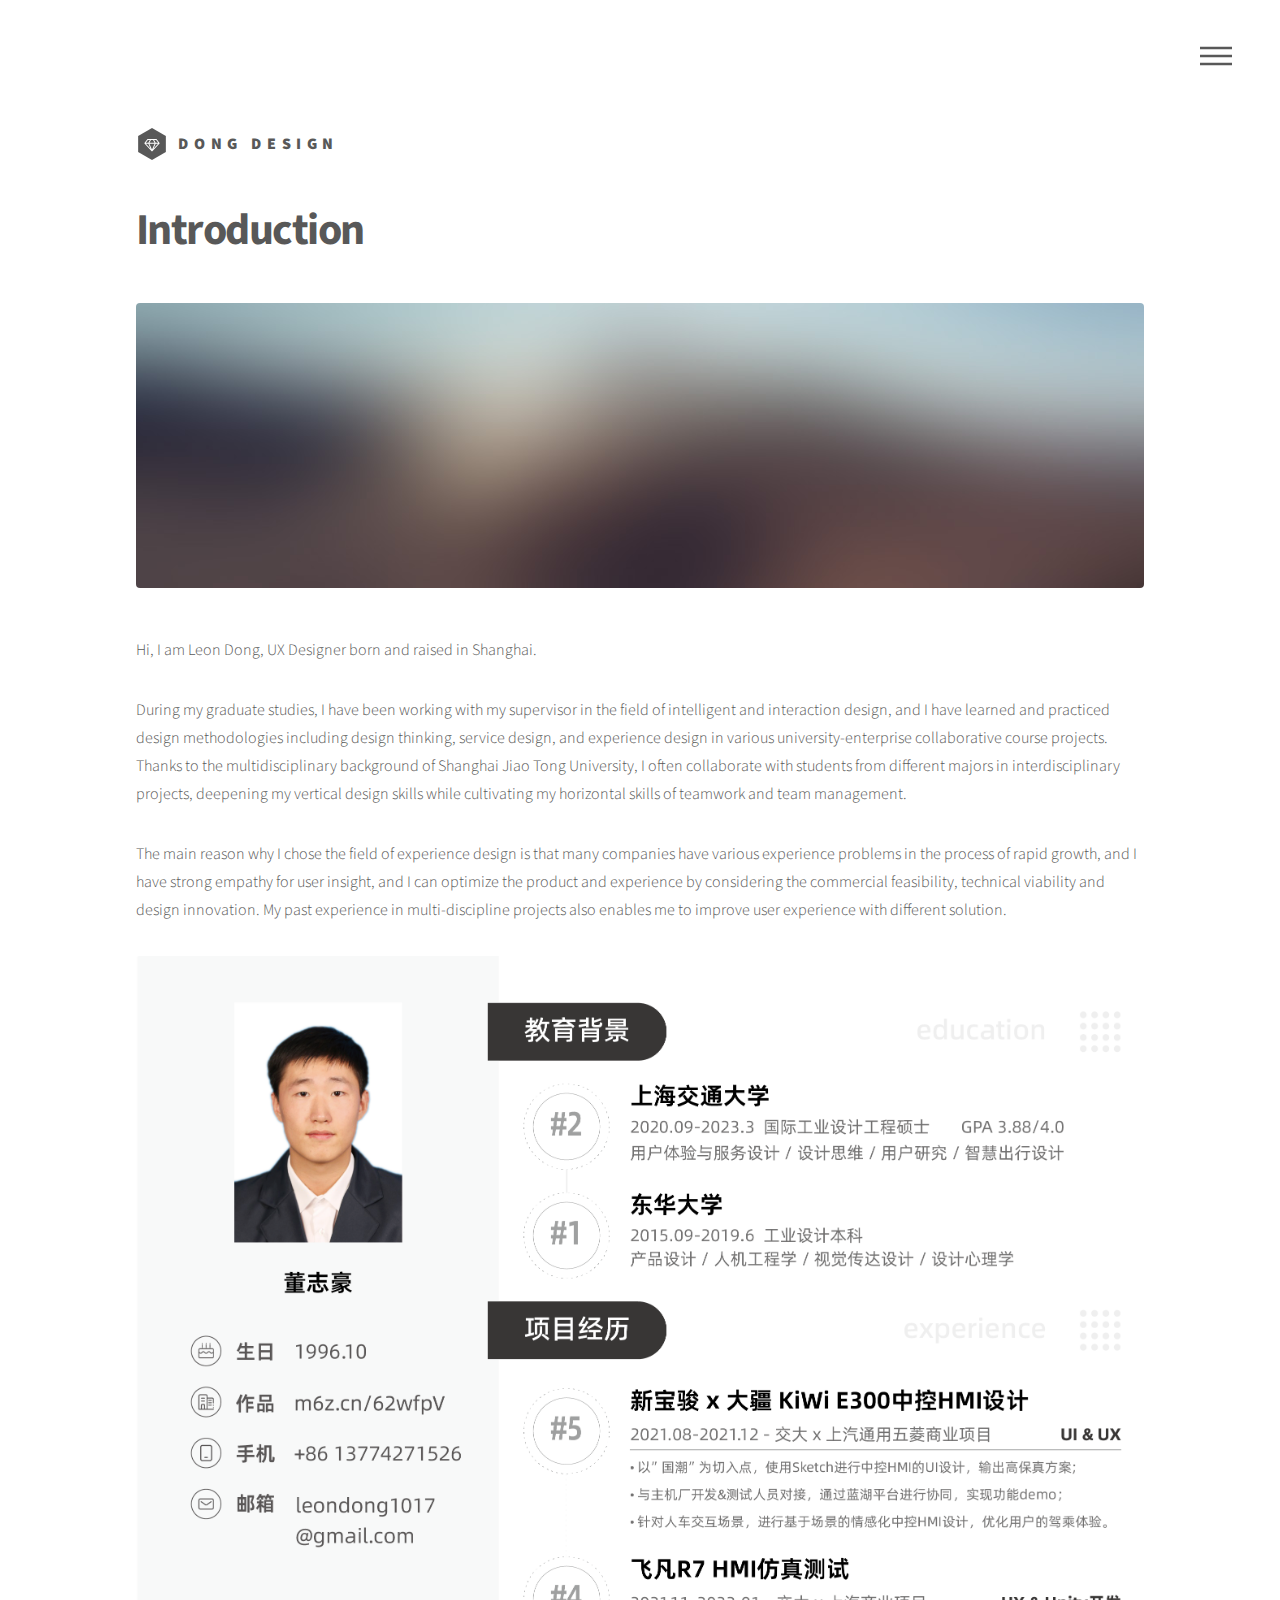
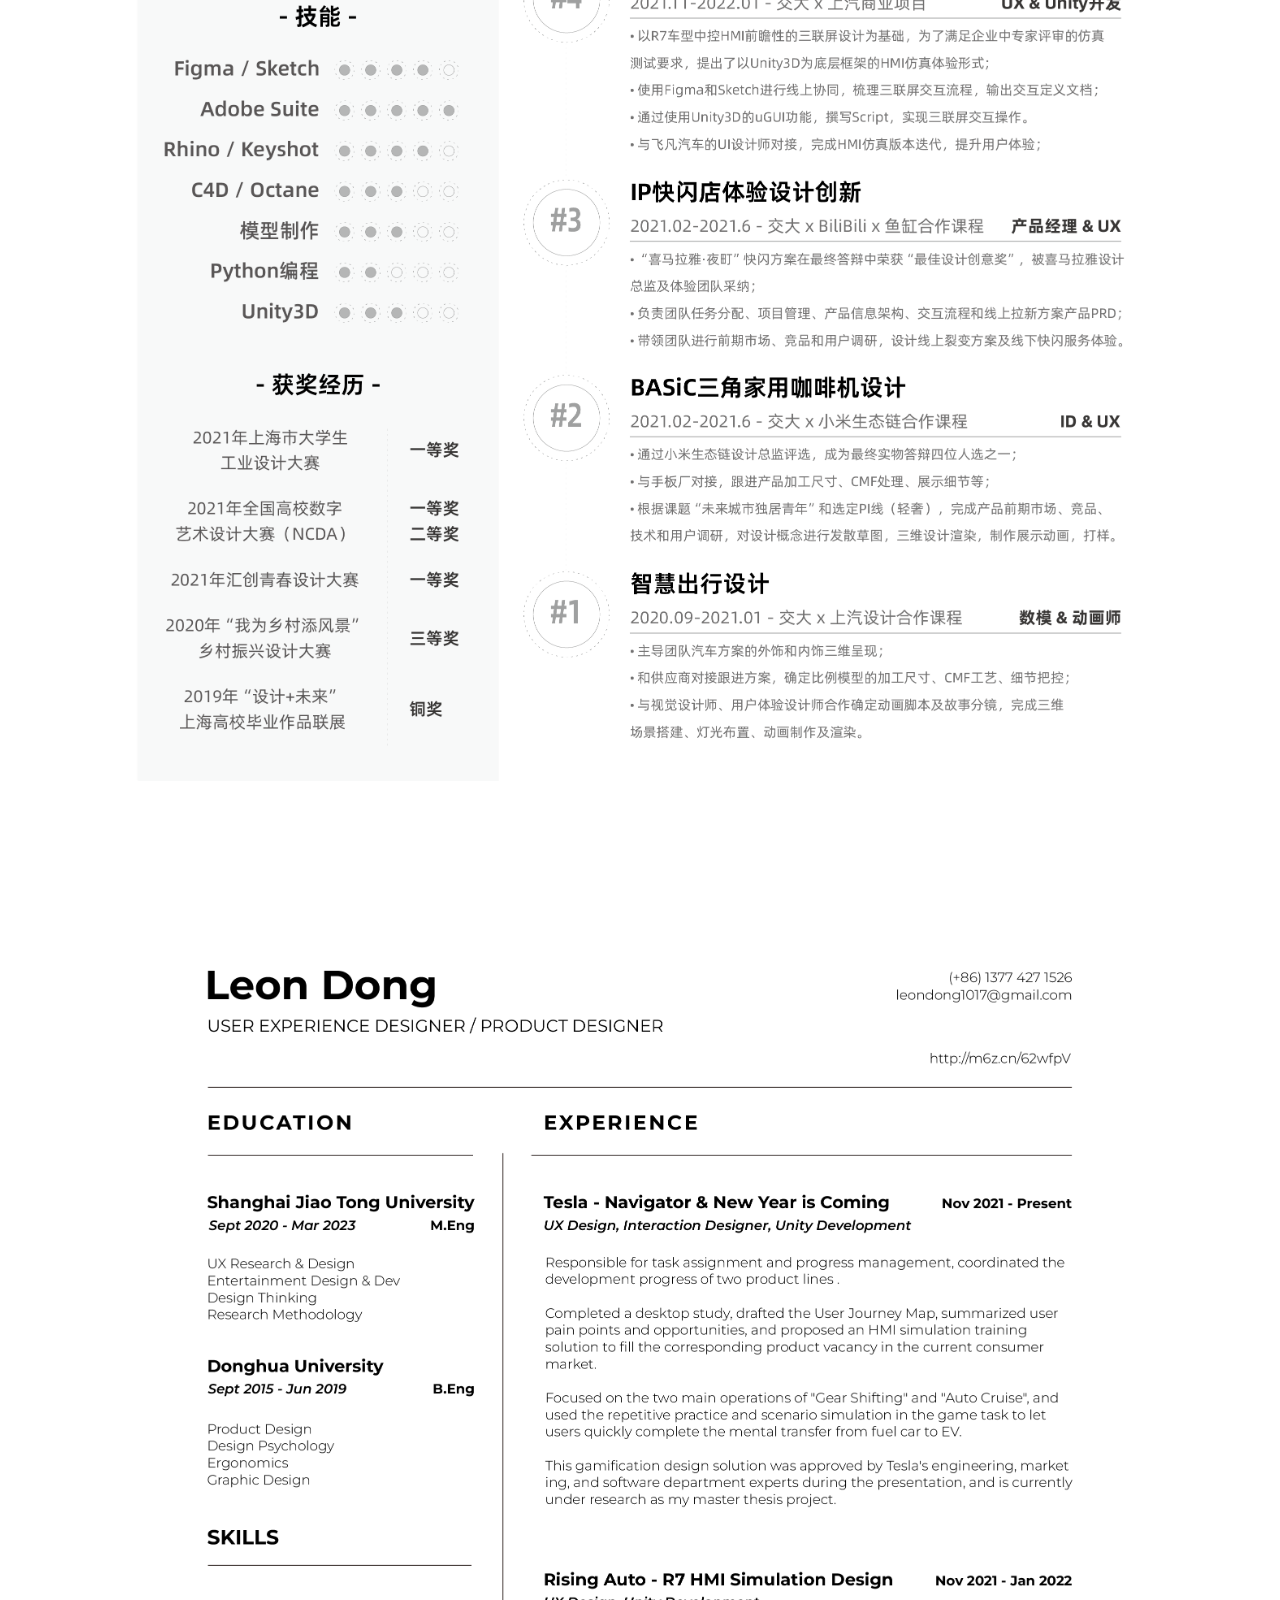
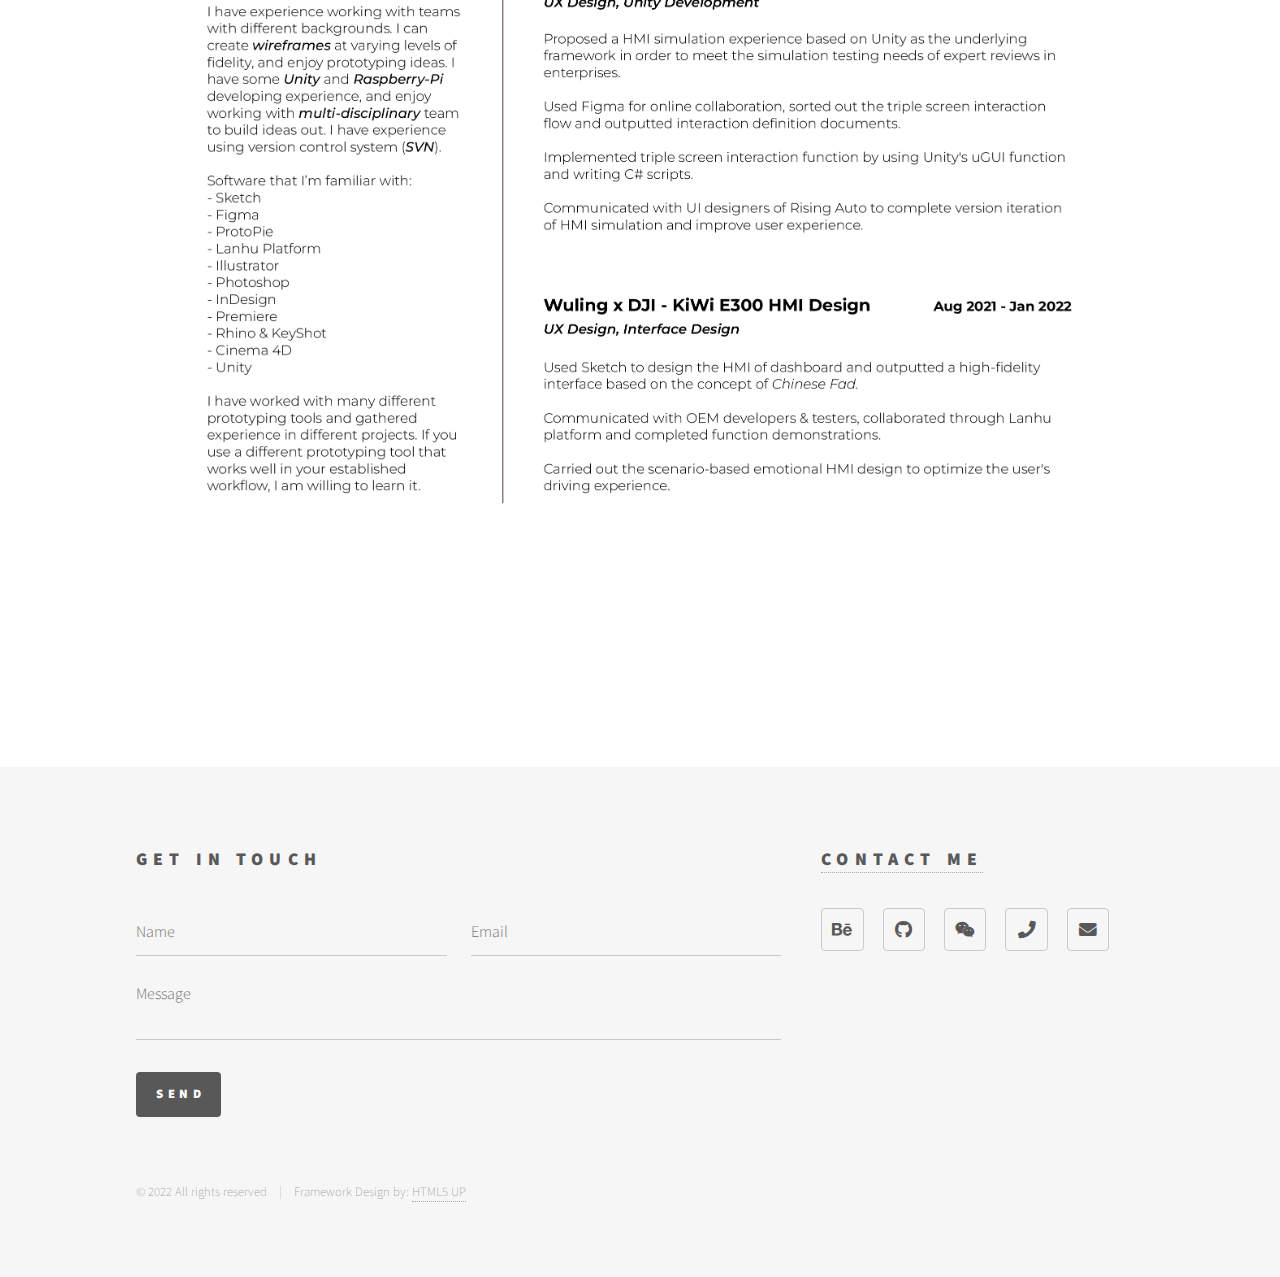
<file: aboutme.html>
<!DOCTYPE HTML>
<!--
	Phantom by HTML5 UP
	html5up.net | @ajlkn
	Free for personal and commercial use under the CCA 3.0 license (html5up.net/license)
-->
<html>
	<head>
		<title>About Me - Dong Design</title>
		<meta charset="utf-8" />
		<meta name="viewport" content="width=device-width, initial-scale=1, user-scalable=no" />
		<link rel="stylesheet" href="assets/css/main.css" />
		<noscript><link rel="stylesheet" href="assets/css/noscript.css" /></noscript>
	</head>
	<body class="is-preload">
		<!-- Wrapper -->
			<div id="wrapper">

				<!-- Header -->
					<header id="header">
						<div class="inner">

							<!-- Logo -->
								<a href="index.html" class="logo">
									<span class="symbol"><img src="images/logo.svg" alt="" /></span><span class="title">Dong Design</span>
								</a>

							<!-- Nav -->
								<nav>
									<ul>
										<li><a href="#menu">Menu</a></li>
									</ul>
								</nav>

						</div>
					</header>

				<!-- Menu -->
					<nav id="menu">
						<h2>Menu</h2>
						<ul>
							<li><a href="index.html">Homepage</a></li>
							<li><a href="aboutme.html">About Me</a></li>
							<li><a href="work.html">Work</a></li>
							<li><a href="article.html">Article</a></li>
							<li><a href="#contact">Contact Me</a></li>
						</ul>
					</nav>

				<!-- Main -->
					<div id="main">
						<div class="inner">
							<h1>Introduction</h1>
							<span class="image main"><img src="images/pic13.jpg" alt="" /></span>
							<p>Hi, I am Leon Dong, UX Designer born and raised in Shanghai.</p>
							<p>During my graduate studies, I have been working with my supervisor in the field of intelligent and interaction design, and I have learned and practiced design methodologies including design thinking, service design, and experience design in various university-enterprise collaborative course projects. Thanks to the multidisciplinary background of Shanghai Jiao Tong University, I often collaborate with students from different majors in interdisciplinary projects, deepening my vertical design skills while cultivating my horizontal skills of teamwork and team management.</p>
							<p>The main reason why I chose the field of experience design is that many companies have various experience problems in the process of rapid growth, and I have strong empathy for user insight, and I can optimize the product and experience by considering the commercial feasibility, technical viability and design innovation. My past experience in multi-discipline projects also enables me to improve user experience with different solution.</p>
							<span class="image fit"><img src="images/cn_resume.png" alt="" /></span>
							<span class="image fit"><img src="images/en_resume.png" alt="" /></span>
						</div>
					</div>

				<!-- Footer -->
					<footer id="footer">
						<div class="inner">
							<section>
								<h2>Get in touch</h2>
								<form method="post" action="#">
									<div class="fields">
										<div class="field half">
											<input type="text" name="name" id="name" placeholder="Name" />
										</div>
										<div class="field half">
											<input type="email" name="email" id="email" placeholder="Email" />
										</div>
										<div class="field">
											<textarea name="message" id="message" placeholder="Message"></textarea>
										</div>
									</div>
									<ul class="actions">
										<li><input type="submit" value="Send" class="primary" /></li>
									</ul>
								</form>
							</section>
							<section>
								<h2><a id="contact">Contact Me</h2>
								<ul class="icons">
									<li><a href="https://behance.net/leondong1017" class="icon brands style2 fa-behance"><span class="label">Behance</span></a></li>
									<li><a href="https://github.com/leondong1017" class="icon brands style2 fa-github"><span class="label">GitHub</span></a></li>
									<li><a href="aboutme.html" class="icon brands style2 fa-weixin"><span class="label">WeChat</span></a></li>
									<li><a href="aboutme.html" class="icon solid style2 fa-phone"><span class="label">Mobile</span></a></li>
									<li><a href="aboutme.html" class="icon solid style2 fa-envelope"><span class="label">Email</span></a></li>
								</ul>
							</section>
							<ul class="copyright">
								<li>&copy; 2022 All rights reserved</li><li>Framework Design by: <a href="http://html5up.net">HTML5 UP</a></li>
							</ul>
						</div>
					</footer>

			</div>

		<!-- Scripts -->
			<script src="assets/js/jquery.min.js"></script>
			<script src="assets/js/browser.min.js"></script>
			<script src="assets/js/breakpoints.min.js"></script>
			<script src="assets/js/util.js"></script>
			<script src="assets/js/main.js"></script>

	</body>
</html>
</file>
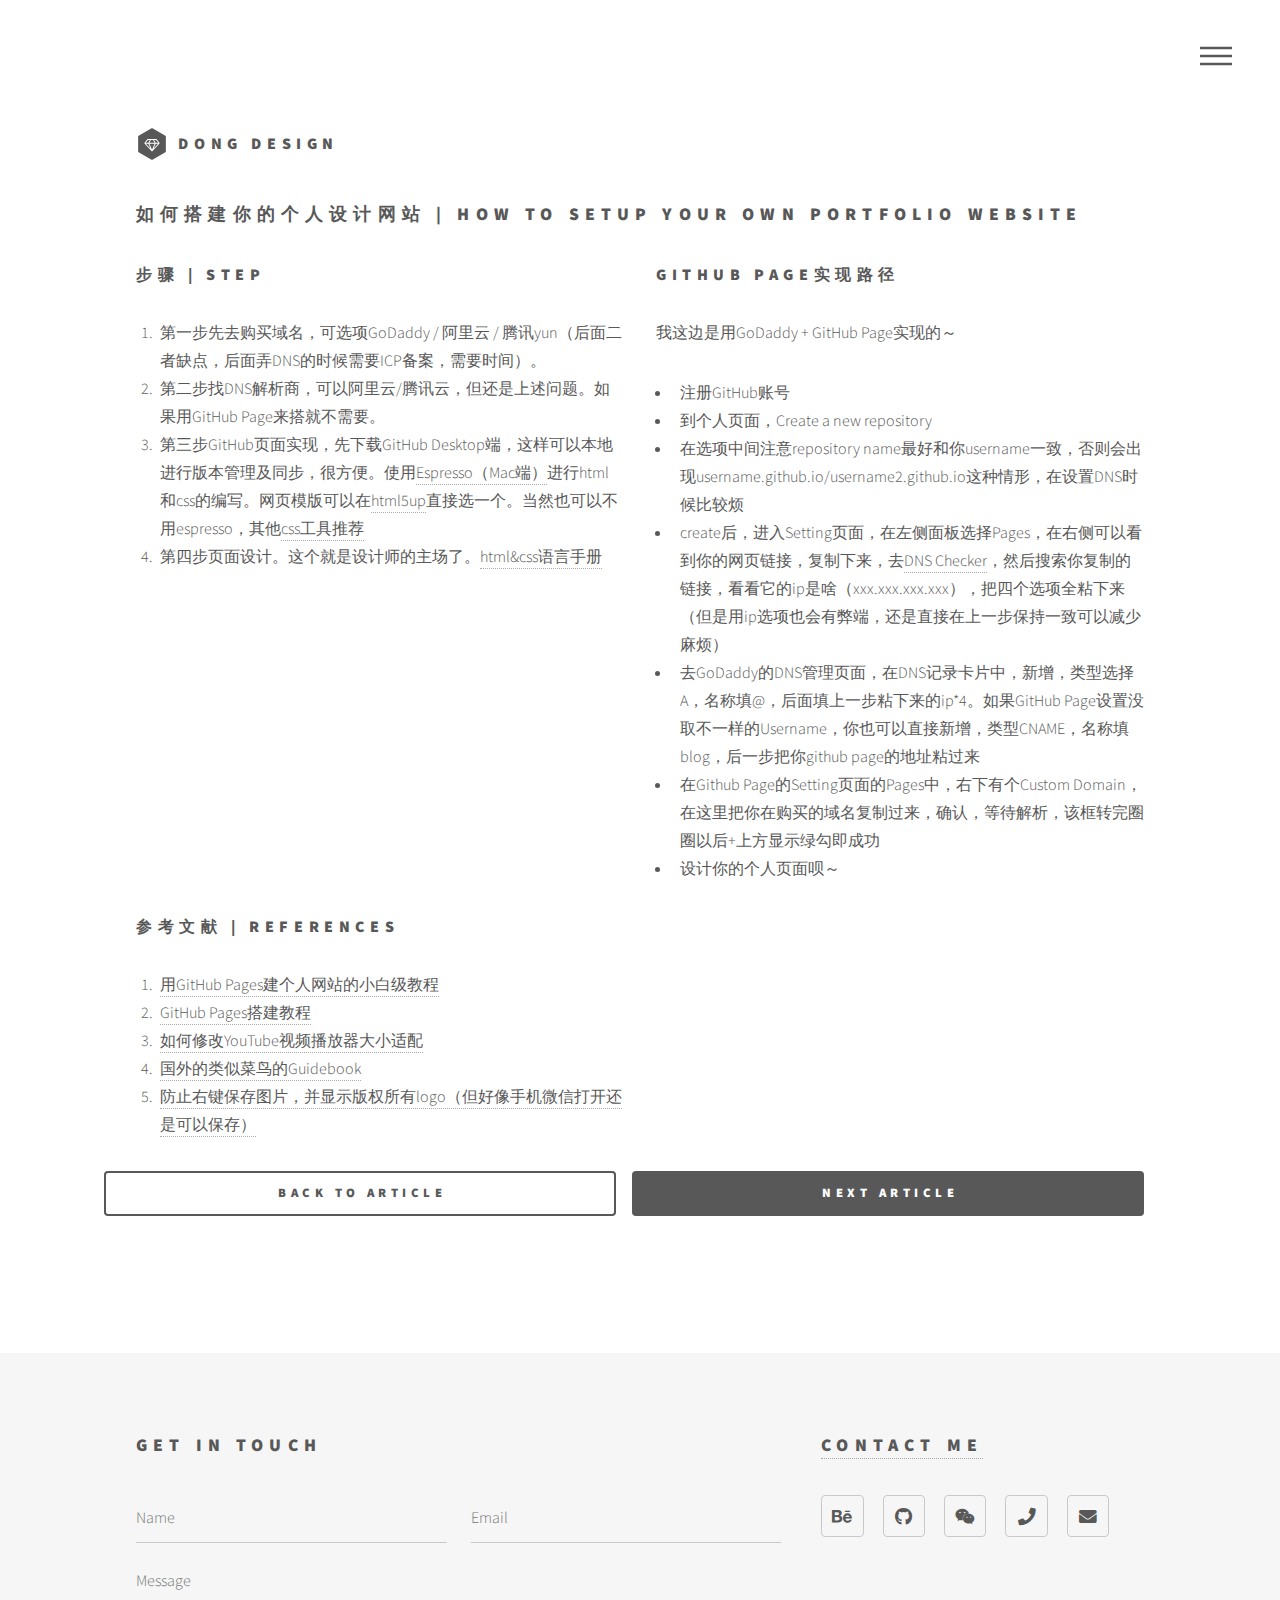
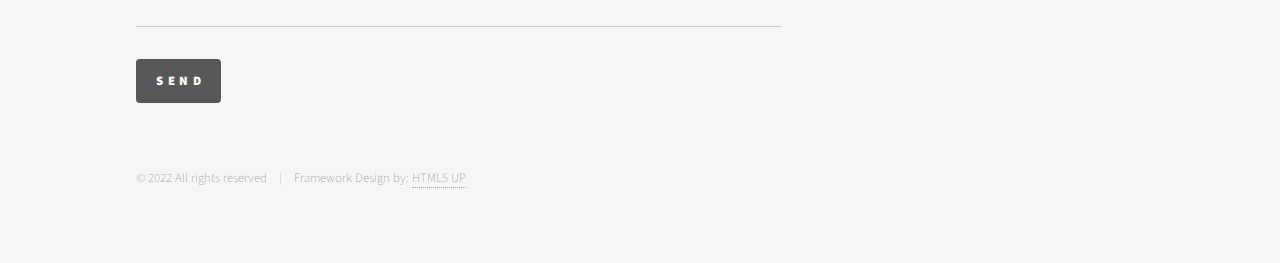
<file: article-one.html>
<!DOCTYPE HTML>
<!--
	Phantom by HTML5 UP
	html5up.net | @ajlkn
	Free for personal and commercial use under the CCA 3.0 license (html5up.net/license)
-->
<html>
	<head>
		<title>Work - Dong Design</title>
		<meta charset="utf-8" />
		<meta name="viewport" content="width=device-width, initial-scale=1, user-scalable=no" />
		<link rel="stylesheet" href="assets/css/main.css" />
		<noscript><link rel="stylesheet" href="assets/css/noscript.css" /></noscript>
	</head>
	<body class="is-preload">
		<!-- Wrapper -->
			<div id="wrapper">

				<!-- Header -->
					<header id="header">
						<div class="inner">

							<!-- Logo -->
								<a href="index.html" class="logo">
									<span class="symbol"><img src="images/logo.svg" alt="" /></span><span class="title">Dong Design</span>
								</a>

							<!-- Nav -->
								<nav>
									<ul>
										<li><a href="#menu">Menu</a></li>
									</ul>
								</nav>

						</div>
					</header>

				<!-- Menu -->
					<nav id="menu">
						<h2>Menu</h2>
						<ul>
							<li><a href="index.html">Homepage</a></li>
							<li><a href="aboutme.html">About Me</a></li>
							<li><a href="work.html">Work</a></li>
							<li><a href="article.html">Article</a></li>
							<li><a href="#contact">Contact Me</a></li>
						</ul>
					</nav>

				<!-- Main -->
					<!-- Text -->
							<div id="main">
								<div class="inner">
									<h2>如何搭建你的个人设计网站 | How to setup your own portfolio website</h2>
									<div class="row">
										<div class="col-6 col-12-medium">
											<h3>步骤 | Step</h3>
											<ol>
												<li>第一步先去购买域名，可选项GoDaddy / 阿里云 / 腾讯yun（后面二者缺点，后面弄DNS的时候需要ICP备案，需要时间）。</li>
												<li>第二步找DNS解析商，可以阿里云/腾讯云，但还是上述问题。如果用GitHub Page来搭就不需要。</li>
												<li>第三步GitHub页面实现，先下载GitHub Desktop端，这样可以本地进行版本管理及同步，很方便。使用<a href="https://macwk.com/soft/espresso">Espresso（Mac端）</a>进行html和css的编写。网页模版可以在<a href="https://html5up.net">html5up</a>直接选一个。当然也可以不用espresso，其他<a href="https://developer.51cto.com/article/614523.html">css工具推荐</a></li>
												<li>第四步页面设计。这个就是设计师的主场了。<a href="https://www.runoob.com/html/html-tutorial.html">html&css语言手册</a></li>
											</ol>
										</div>	
										
										<div class="col-6 col-12-medium">
											<h3>GitHub Page实现路径</h3>
											<p>我这边是用GoDaddy + GitHub Page实现的～</p>
											<ul>
												<li>注册GitHub账号</li>
												<li>到个人页面，Create a new repository</li>
												<li>在选项中间注意repository name最好和你username一致，否则会出现username.github.io/username2.github.io这种情形，在设置DNS时候比较烦</li>
												<li>create后，进入Setting页面，在左侧面板选择Pages，在右侧可以看到你的网页链接，复制下来，去<a href="https://dnschecker.org">DNS Checker</a>，然后搜索你复制的链接，看看它的ip是啥（xxx.xxx.xxx.xxx），把四个选项全粘下来（但是用ip选项也会有弊端，还是直接在上一步保持一致可以减少麻烦）</li>
												<li>去GoDaddy的DNS管理页面，在DNS记录卡片中，新增，类型选择A，名称填@，后面填上一步粘下来的ip*4。如果GitHub Page设置没取不一样的Username，你也可以直接新增，类型CNAME，名称填blog，后一步把你github page的地址粘过来</li>
												<li>在Github Page的Setting页面的Pages中，右下有个Custom Domain，在这里把你在购买的域名复制过来，确认，等待解析，该框转完圈圈以后+上方显示绿勾即成功</li>
												<li>设计你的个人页面呗～</li>
											</ul>
										</div>
											
										<div class="col-6 col-12-medium">
											<h3>参考文献 | References</h3>
											<ol>
												<li><a href="https://zhuanlan.zhihu.com/p/58254227">用GitHub Pages建个人网站的小白级教程</a></li>
												<li><a href="https://sspai.com/post/54608">GitHub Pages搭建教程</a></li>
												<li><a href="https://stackoverflow.com/questions/24579785/force-iframe-youtube-video-to-center-fit-and-full-cover-the-screen-in-the-backgr">如何修改YouTube视频播放器大小适配</a></li>
												<li><a href="https://www.w3schools.com/html/html_youtube.asp">国外的类似菜鸟的Guidebook</a></li>
												<li><a href="https://blog.csdn.net/weixin_34217711/article/details/93310189?utm_medium=distribute.pc_relevant.none-task-blog-2~default~baidujs_title~default-5-93310189-blog-85250389.pc_relevant_eslanding_v1&spm=1001.2101.3001.4242.4&utm_relevant_index=8">防止右键保存图片，并显示版权所有logo（但好像手机微信打开还是可以保存） </a></li>
											</ol>
										</div>
											
										<ul class="actions fit">
											<li><a href="article.html" class="button fit">Back to Article</a></li>
											<li><a href="#" class="button primary fit">Next Article</a></li>
										</ul>
									</div>
								</div>
							</div>	

				<!-- Footer -->
					<footer id="footer">
						<div class="inner">
							<section>
								<h2>Get in touch</h2>
								<form method="post" action="#">
									<div class="fields">
										<div class="field half">
											<input type="text" name="name" id="name" placeholder="Name" />
										</div>
										<div class="field half">
											<input type="email" name="email" id="email" placeholder="Email" />
										</div>
										<div class="field">
											<textarea name="message" id="message" placeholder="Message"></textarea>
										</div>
									</div>
									<ul class="actions">
										<li><input type="submit" value="Send" class="primary" /></li>
									</ul>
								</form>
							</section>
							<section>
								<h2><a id="contact">Contact Me</h2>
								<ul class="icons">
									<li><a href="https://behance.net/leondong1017" class="icon brands style2 fa-behance"><span class="label">Behance</span></a></li>
									<li><a href="https://github.com/leondong1017" class="icon brands style2 fa-github"><span class="label">GitHub</span></a></li>
									<li><a href="aboutme.html" class="icon brands style2 fa-weixin"><span class="label">WeChat</span></a></li>
									<li><a href="aboutme.html" class="icon solid style2 fa-phone"><span class="label">Mobile</span></a></li>
									<li><a href="aboutme.html" class="icon solid style2 fa-envelope"><span class="label">Email</span></a></li>
								</ul>
							</section>
							<ul class="copyright">
								<li>&copy; 2022 All rights reserved</li><li>Framework Design by: <a href="http://html5up.net">HTML5 UP</a></li>
							</ul>
						</div>
					</footer>

			</div>

		<!-- Scripts -->
			<script src="assets/js/jquery.min.js"></script>
			<script src="assets/js/browser.min.js"></script>
			<script src="assets/js/breakpoints.min.js"></script>
			<script src="assets/js/util.js"></script>
			<script src="assets/js/main.js"></script>

	</body>
</html>
</file>
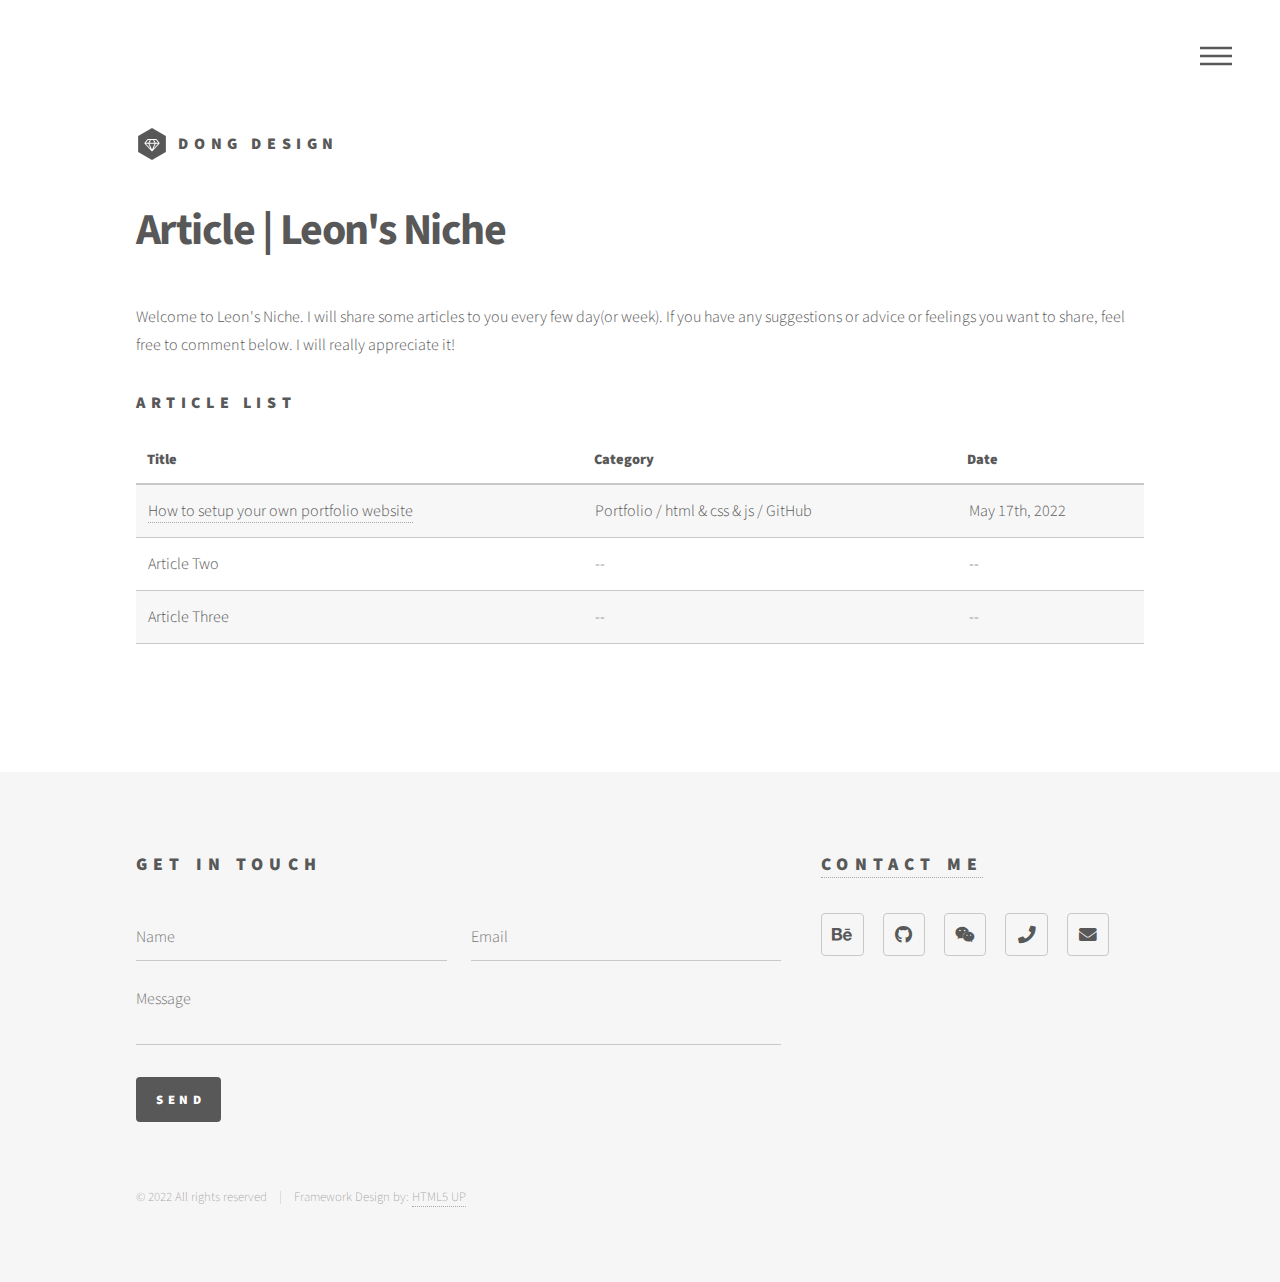
<file: article.html>
<!DOCTYPE HTML>
<!--
	Phantom by HTML5 UP
	html5up.net | @ajlkn
	Free for personal and commercial use under the CCA 3.0 license (html5up.net/license)
-->
<html>
	<head>
		<title>Article - Dong Design</title>
		<meta charset="utf-8" />
		<meta name="viewport" content="width=device-width, initial-scale=1, user-scalable=no" />
		<link rel="stylesheet" href="assets/css/main.css" />
		<noscript><link rel="stylesheet" href="assets/css/noscript.css" /></noscript>
	</head>
	<body class="is-preload">
		<!-- Wrapper -->
			<div id="wrapper">

				<!-- Header -->
					<header id="header">
						<div class="inner">

							<!-- Logo -->
								<a href="index.html" class="logo">
									<span class="symbol"><img src="images/logo.svg" alt="" /></span><span class="title">Dong Design</span>
								</a>

							<!-- Nav -->
								<nav>
									<ul>
										<li><a href="#menu">Menu</a></li>
									</ul>
								</nav>

						</div>
					</header>

				<!-- Menu -->
					<nav id="menu">
						<h2>Menu</h2>
						<ul>
							<li><a href="index.html">Homepage</a></li>
							<li><a href="aboutme.html">About Me</a></li>
							<li><a href="work.html">Work</a></li>
							<li><a href="article.html">Article</a></li>
							<li><a href="#contact">Contact Me</a></li>
						</ul>
					</nav>

				<!-- Main -->
					<div id="main">
						<div class="inner">
							<h1>Article | Leon's Niche</h1>

							<!-- Text -->
							<p>Welcome to Leon's Niche. I will share some articles to you every few day(or week). If you have any suggestions or advice or feelings you want to share, feel free to comment below. I will really appreciate it!</p>
							
							<!-- Table -->
							<h3>Article List</h3>
								<div class="table-wrapper">
									<table>
										<thead>
											<tr>
												<th>Title</th>
												<th>Category</th>
												<th>Date</th>
											</tr>
										</thead>
										<tbody>
											<tr>
												<td><a href="article-one.html">How to setup your own portfolio website</a></td>
												<td>Portfolio / html & css & js / GitHub</td>
												<td>May 17th, 2022</td>
											</tr>
											<tr>
												<td>Article Two</td>
												<td>--</td>
												<td>--</td>
											</tr>
											<tr>
												<td>Article Three</td>
												<td>--</td>
												<td>--</td>
											</tr>
										</tbody>
									</table>
								</div>
						</div>
					</div>


				<!-- Footer -->
					<footer id="footer">
						<div class="inner">
							<section>
								<h2>Get in touch</h2>
								<form method="post" action="#">
									<div class="fields">
										<div class="field half">
											<input type="text" name="name" id="name" placeholder="Name" />
										</div>
										<div class="field half">
											<input type="email" name="email" id="email" placeholder="Email" />
										</div>
										<div class="field">
											<textarea name="message" id="message" placeholder="Message"></textarea>
										</div>
									</div>
									<ul class="actions">
										<li><input type="submit" value="Send" class="primary" /></li>
									</ul>
								</form>
							</section>
							<section>
								<h2><a id="contact">Contact Me</h2>
								<ul class="icons">
									<li><a href="https://behance.net/leondong1017" class="icon brands style2 fa-behance"><span class="label">Behance</span></a></li>
									<li><a href="https://github.com/leondong1017" class="icon brands style2 fa-github"><span class="label">GitHub</span></a></li>
									<li><a href="aboutme.html" class="icon brands style2 fa-weixin"><span class="label">WeChat</span></a></li>
									<li><a href="aboutme.html" class="icon solid style2 fa-phone"><span class="label">Mobile</span></a></li>
									<li><a href="aboutme.html" class="icon solid style2 fa-envelope"><span class="label">Email</span></a></li>
								</ul>
							</section>
							<ul class="copyright">
								<li>&copy; 2022 All rights reserved</li><li>Framework Design by: <a href="http://html5up.net">HTML5 UP</a></li>
							</ul>
						</div>
					</footer>

			</div>

		<!-- Scripts -->
			<script src="assets/js/jquery.min.js"></script>
			<script src="assets/js/browser.min.js"></script>
			<script src="assets/js/breakpoints.min.js"></script>
			<script src="assets/js/util.js"></script>
			<script src="assets/js/main.js"></script>

	</body>
</html>
</file>
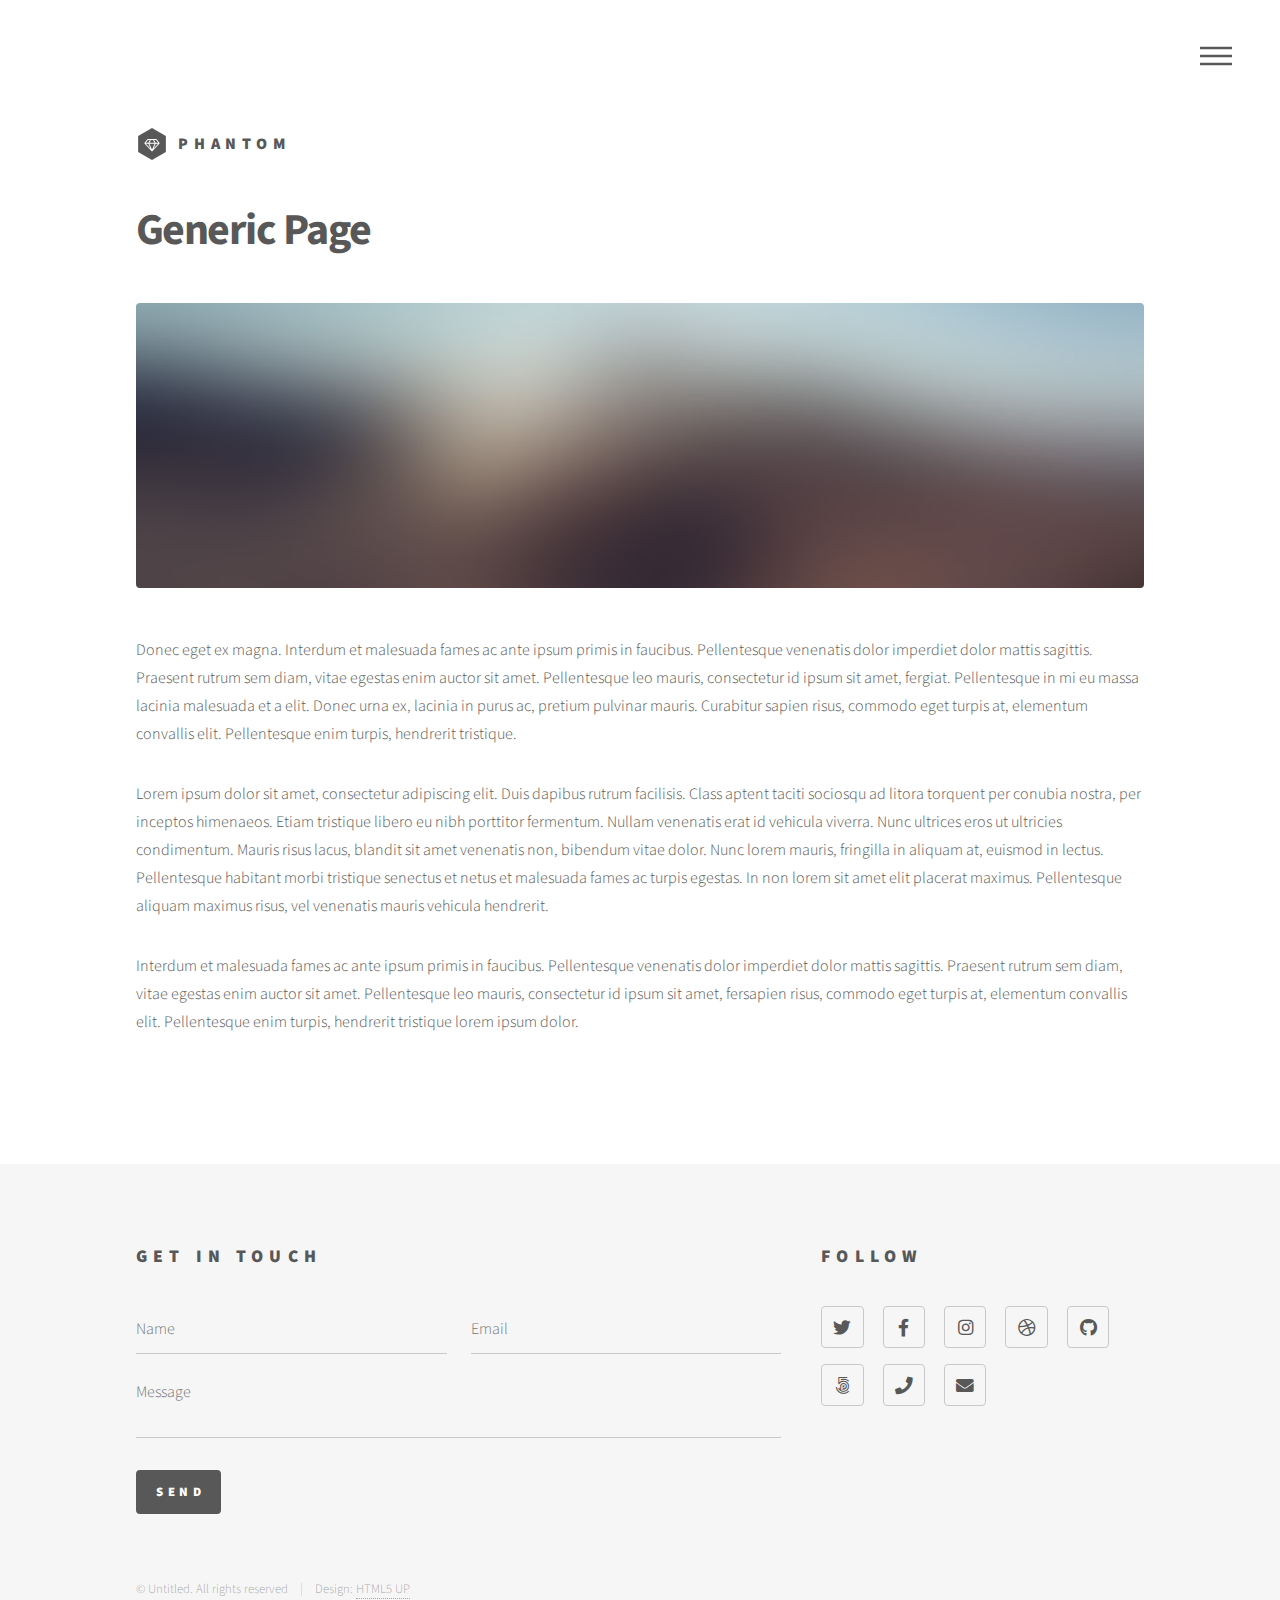
<file: generic.html>
<!DOCTYPE HTML>
<!--
	Phantom by HTML5 UP
	html5up.net | @ajlkn
	Free for personal and commercial use under the CCA 3.0 license (html5up.net/license)
-->
<html>
	<head>
		<title>Generic - Phantom by HTML5 UP</title>
		<meta charset="utf-8" />
		<meta name="viewport" content="width=device-width, initial-scale=1, user-scalable=no" />
		<link rel="stylesheet" href="assets/css/main.css" />
		<noscript><link rel="stylesheet" href="assets/css/noscript.css" /></noscript>
	</head>
	<body class="is-preload">
		<!-- Wrapper -->
			<div id="wrapper">

				<!-- Header -->
					<header id="header">
						<div class="inner">

							<!-- Logo -->
								<a href="index.html" class="logo">
									<span class="symbol"><img src="images/logo.svg" alt="" /></span><span class="title">Phantom</span>
								</a>

							<!-- Nav -->
								<nav>
									<ul>
										<li><a href="#menu">Menu</a></li>
									</ul>
								</nav>

						</div>
					</header>

				<!-- Menu -->
					<nav id="menu">
						<h2>Menu</h2>
						<ul>
							<li><a href="index.html">Home</a></li>
							<li><a href="generic.html">Ipsum veroeros</a></li>
							<li><a href="generic.html">Tempus etiam</a></li>
							<li><a href="generic.html">Consequat dolor</a></li>
							<li><a href="elements.html">Elements</a></li>
						</ul>
					</nav>

				<!-- Main -->
					<div id="main">
						<div class="inner">
							<h1>Generic Page</h1>
							<span class="image main"><img src="images/pic13.jpg" alt="" /></span>
							<p>Donec eget ex magna. Interdum et malesuada fames ac ante ipsum primis in faucibus. Pellentesque venenatis dolor imperdiet dolor mattis sagittis. Praesent rutrum sem diam, vitae egestas enim auctor sit amet. Pellentesque leo mauris, consectetur id ipsum sit amet, fergiat. Pellentesque in mi eu massa lacinia malesuada et a elit. Donec urna ex, lacinia in purus ac, pretium pulvinar mauris. Curabitur sapien risus, commodo eget turpis at, elementum convallis elit. Pellentesque enim turpis, hendrerit tristique.</p>
							<p>Lorem ipsum dolor sit amet, consectetur adipiscing elit. Duis dapibus rutrum facilisis. Class aptent taciti sociosqu ad litora torquent per conubia nostra, per inceptos himenaeos. Etiam tristique libero eu nibh porttitor fermentum. Nullam venenatis erat id vehicula viverra. Nunc ultrices eros ut ultricies condimentum. Mauris risus lacus, blandit sit amet venenatis non, bibendum vitae dolor. Nunc lorem mauris, fringilla in aliquam at, euismod in lectus. Pellentesque habitant morbi tristique senectus et netus et malesuada fames ac turpis egestas. In non lorem sit amet elit placerat maximus. Pellentesque aliquam maximus risus, vel venenatis mauris vehicula hendrerit.</p>
							<p>Interdum et malesuada fames ac ante ipsum primis in faucibus. Pellentesque venenatis dolor imperdiet dolor mattis sagittis. Praesent rutrum sem diam, vitae egestas enim auctor sit amet. Pellentesque leo mauris, consectetur id ipsum sit amet, fersapien risus, commodo eget turpis at, elementum convallis elit. Pellentesque enim turpis, hendrerit tristique lorem ipsum dolor.</p>
						</div>
					</div>

				<!-- Footer -->
					<footer id="footer">
						<div class="inner">
							<section>
								<h2>Get in touch</h2>
								<form method="post" action="#">
									<div class="fields">
										<div class="field half">
											<input type="text" name="name" id="name" placeholder="Name" />
										</div>
										<div class="field half">
											<input type="email" name="email" id="email" placeholder="Email" />
										</div>
										<div class="field">
											<textarea name="message" id="message" placeholder="Message"></textarea>
										</div>
									</div>
									<ul class="actions">
										<li><input type="submit" value="Send" class="primary" /></li>
									</ul>
								</form>
							</section>
							<section>
								<h2>Follow</h2>
								<ul class="icons">
									<li><a href="#" class="icon brands style2 fa-twitter"><span class="label">Twitter</span></a></li>
									<li><a href="#" class="icon brands style2 fa-facebook-f"><span class="label">Facebook</span></a></li>
									<li><a href="#" class="icon brands style2 fa-instagram"><span class="label">Instagram</span></a></li>
									<li><a href="#" class="icon brands style2 fa-dribbble"><span class="label">Dribbble</span></a></li>
									<li><a href="#" class="icon brands style2 fa-github"><span class="label">GitHub</span></a></li>
									<li><a href="#" class="icon brands style2 fa-500px"><span class="label">500px</span></a></li>
									<li><a href="#" class="icon solid style2 fa-phone"><span class="label">Phone</span></a></li>
									<li><a href="#" class="icon solid style2 fa-envelope"><span class="label">Email</span></a></li>
								</ul>
							</section>
							<ul class="copyright">
								<li>&copy; Untitled. All rights reserved</li><li>Design: <a href="http://html5up.net">HTML5 UP</a></li>
							</ul>
						</div>
					</footer>

			</div>

		<!-- Scripts -->
			<script src="assets/js/jquery.min.js"></script>
			<script src="assets/js/browser.min.js"></script>
			<script src="assets/js/breakpoints.min.js"></script>
			<script src="assets/js/util.js"></script>
			<script src="assets/js/main.js"></script>

	</body>
</html>
</file>
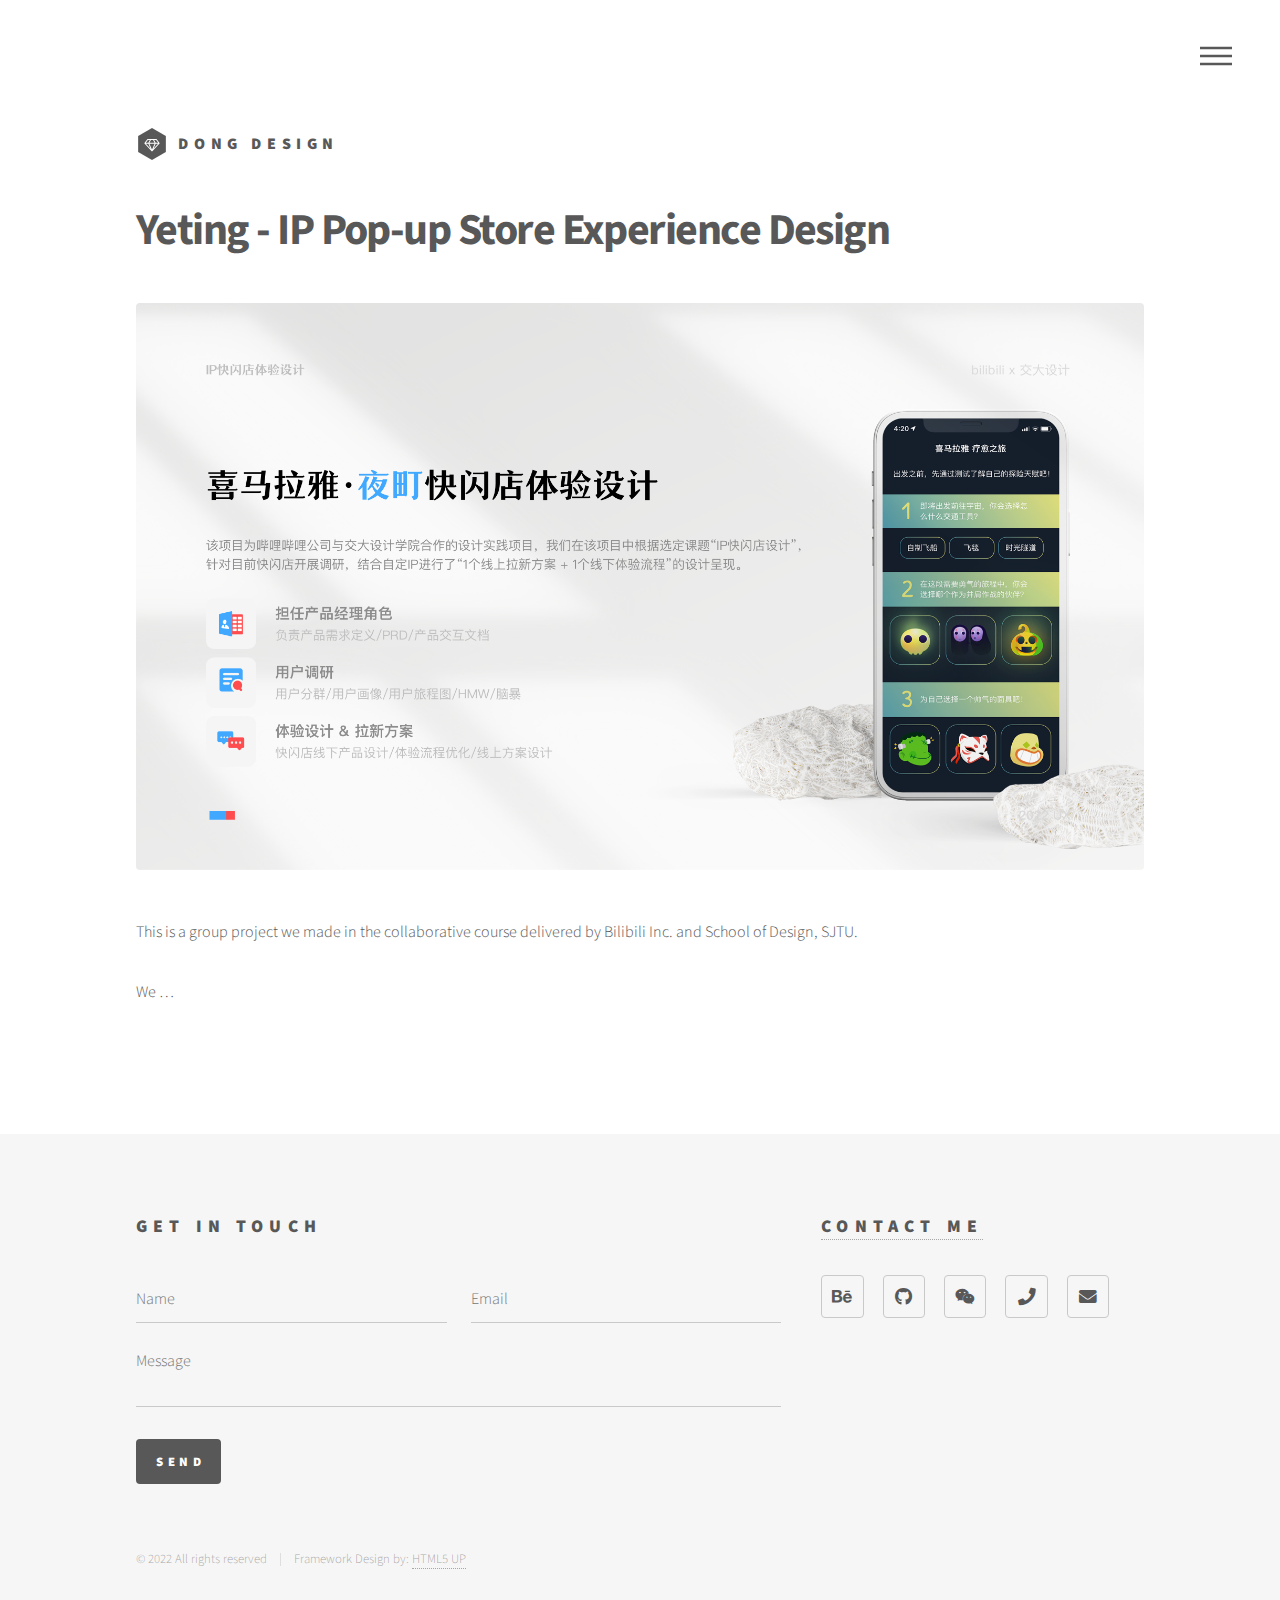
<file: project-five.html>
<!DOCTYPE HTML>
<!--
	Phantom by HTML5 UP
	html5up.net | @ajlkn
	Free for personal and commercial use under the CCA 3.0 license (html5up.net/license)
-->
<html>
	<head>
		<title>Project - Dong Design</title>
		<meta charset="utf-8" />
		<meta name="viewport" content="width=device-width, initial-scale=1, user-scalable=no" />
		<link rel="stylesheet" href="assets/css/main.css" />
		<noscript><link rel="stylesheet" href="assets/css/noscript.css" /></noscript>
	</head>
	<body class="is-preload">
		<!-- Wrapper -->
			<div id="wrapper">

				<!-- Header -->
					<header id="header">
						<div class="inner">

							<!-- Logo -->
								<a href="index.html" class="logo">
									<span class="symbol"><img src="images/logo.svg" alt="" /></span><span class="title">Dong Design</span>
								</a>

							<!-- Nav -->
								<nav>
									<ul>
										<li><a href="#menu">Menu</a></li>
									</ul>
								</nav>

						</div>
					</header>

				<!-- Menu -->
					<nav id="menu">
						<h2>Menu</h2>
						<ul>
							<li><a href="index.html">Homepage</a></li>
							<li><a href="aboutme.html">About Me</a></li>
							<li><a href="work.html">Work</a></li>
							<li><a href="article.html">Article</a></li>
							<li><a href="#contact">Contact Me</a></li>
						</ul>
					</nav>

				<!-- Main -->
					<div id="main">
						<div class="inner">
							<h1>Yeting - IP Pop-up Store Experience Design</h1>
							<span class="image main"><img src="images/pic01.png" alt="" /></span>
							<p>This is a group project we made in the collaborative course delivered by Bilibili Inc. and School of Design, SJTU. </p>
							<p>We …</p>
						</div>
					</div>
					
					<div id="div1">&copy LeonDong版权所有</div>

				<!-- Footer -->
					<footer id="footer">
						<div class="inner">
							<section>
								<h2>Get in touch</h2>
								<form method="post" action="#">
									<div class="fields">
										<div class="field half">
											<input type="text" name="name" id="name" placeholder="Name" />
										</div>
										<div class="field half">
											<input type="email" name="email" id="email" placeholder="Email" />
										</div>
										<div class="field">
											<textarea name="message" id="message" placeholder="Message"></textarea>
										</div>
									</div>
									<ul class="actions">
										<li><input type="submit" value="Send" class="primary" /></li>
									</ul>
								</form>
							</section>
							<section>
								<h2><a id="contact">Contact Me</h2>
								<ul class="icons">
									<li><a href="https://behance.net/leondong1017" class="icon brands style2 fa-behance"><span class="label">Behance</span></a></li>
									<li><a href="https://github.com/leondong1017" class="icon brands style2 fa-github"><span class="label">GitHub</span></a></li>
									<li><a href="aboutme.html" class="icon brands style2 fa-weixin"><span class="label">WeChat</span></a></li>
									<li><a href="aboutme.html" class="icon solid style2 fa-phone"><span class="label">Mobile</span></a></li>
									<li><a href="aboutme.html" class="icon solid style2 fa-envelope"><span class="label">Email</span></a></li>
								</ul>
							</section>
							<ul class="copyright">
								<li>&copy; 2022 All rights reserved</li><li>Framework Design by: <a href="http://html5up.net">HTML5 UP</a></li>
							</ul>
						</div>
					</footer>

			</div>

		<!-- Scripts -->
			<script src="assets/js/jquery.min.js"></script>
			<script src="assets/js/browser.min.js"></script>
			<script src="assets/js/breakpoints.min.js"></script>
			<script src="assets/js/util.js"></script>
			<script src="assets/js/main.js"></script>
			
	</body>
</html>
</file>
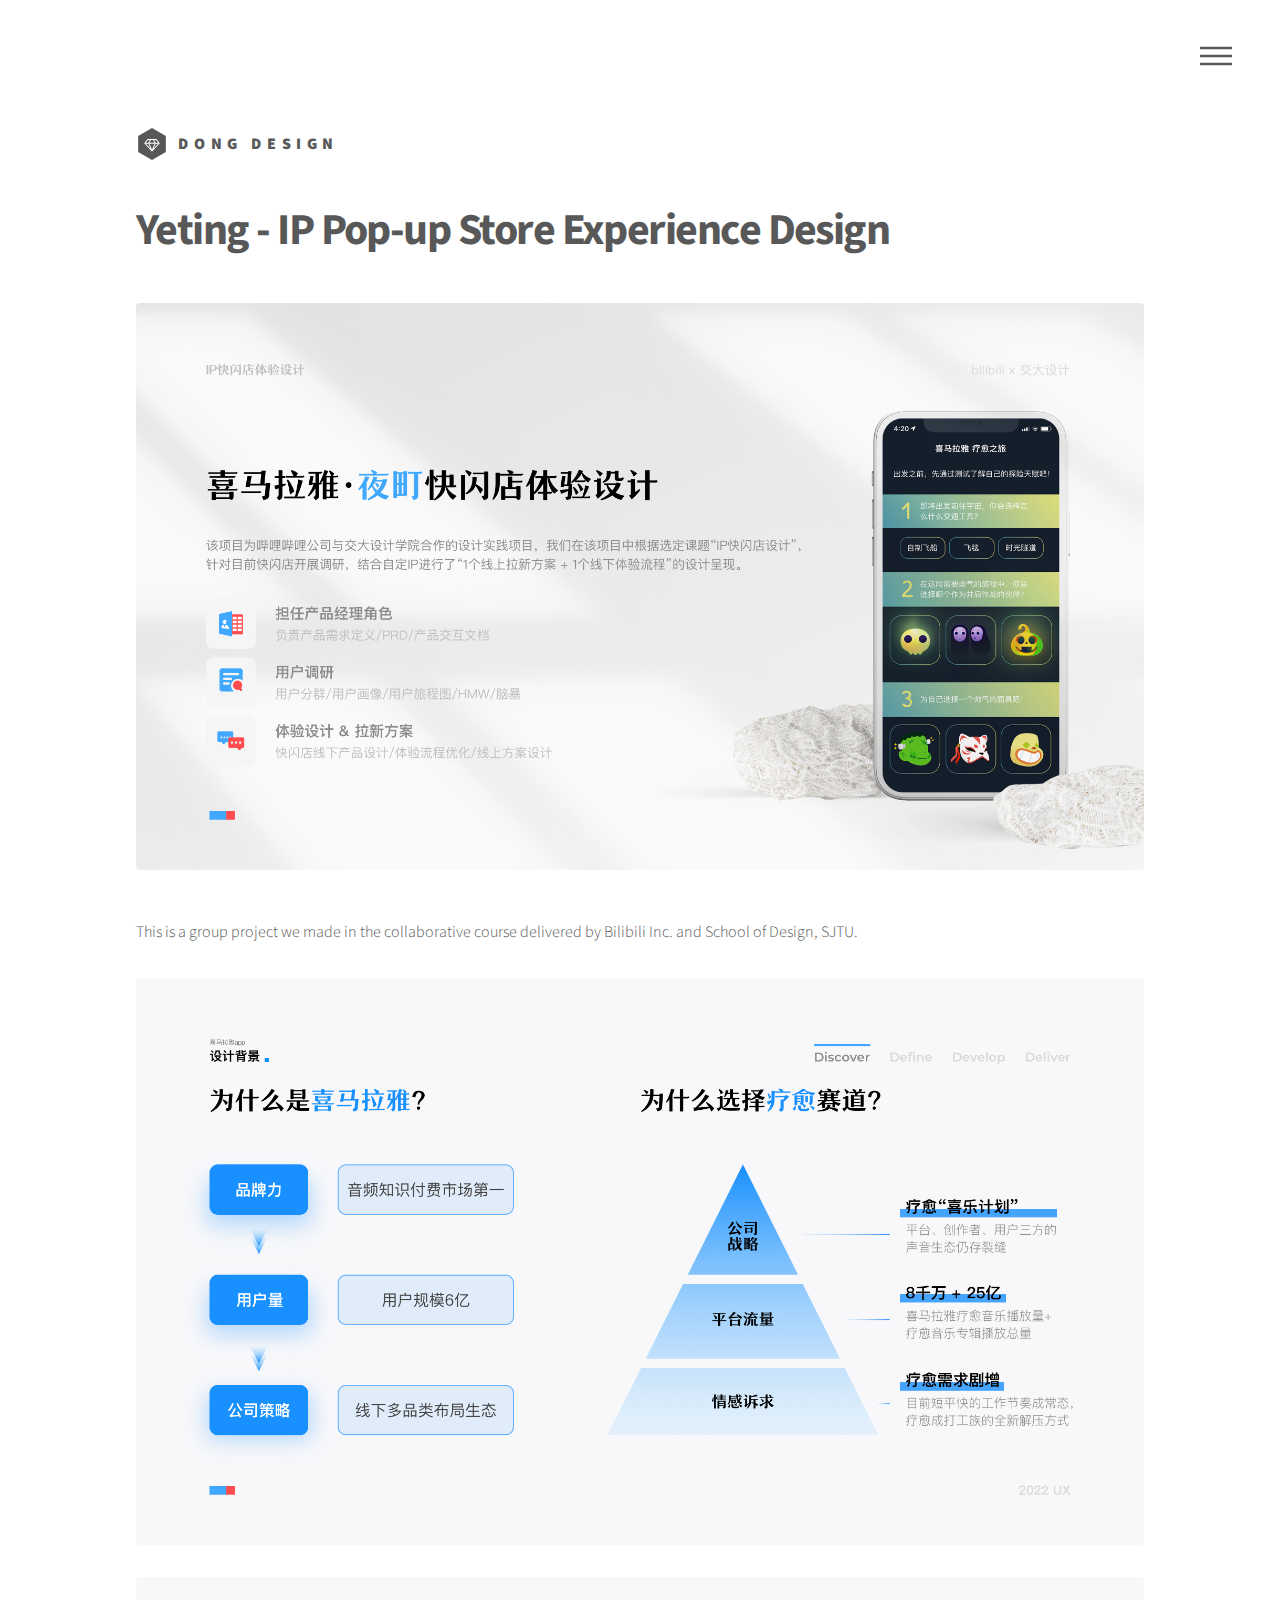
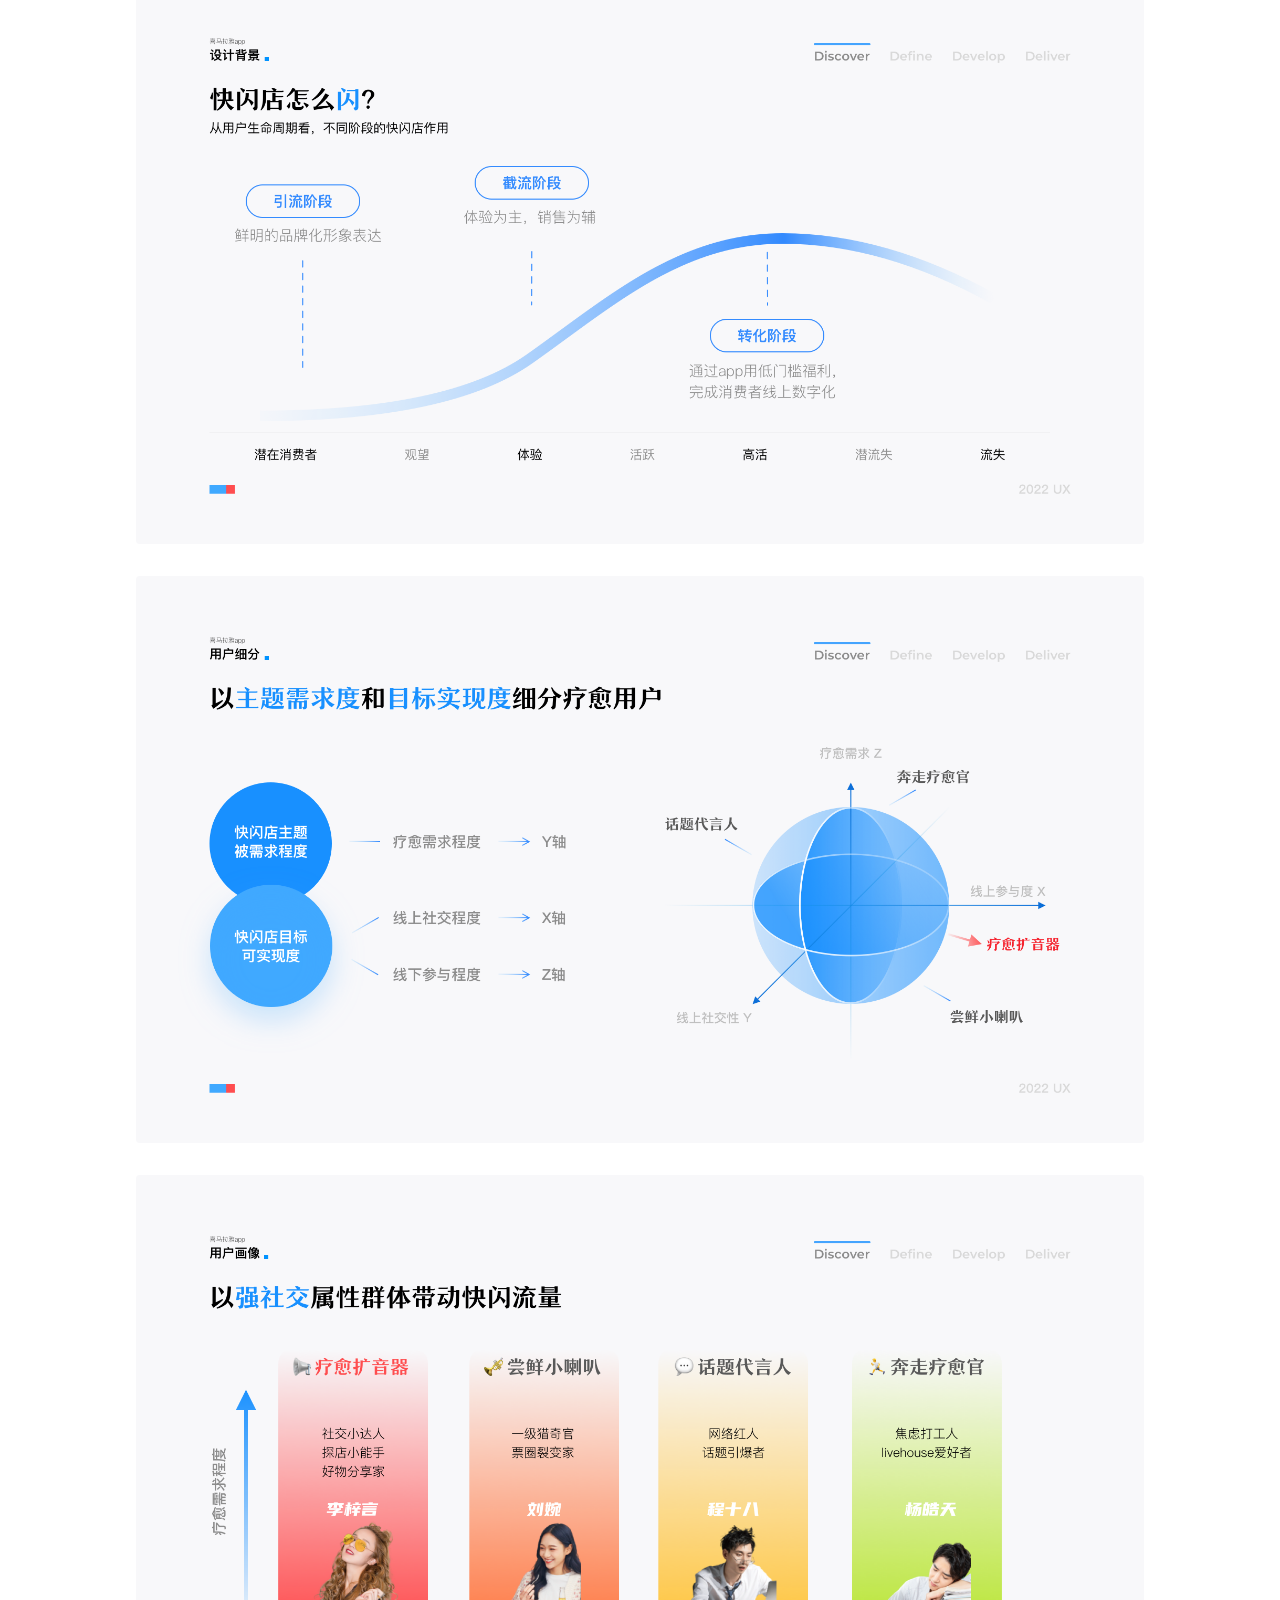
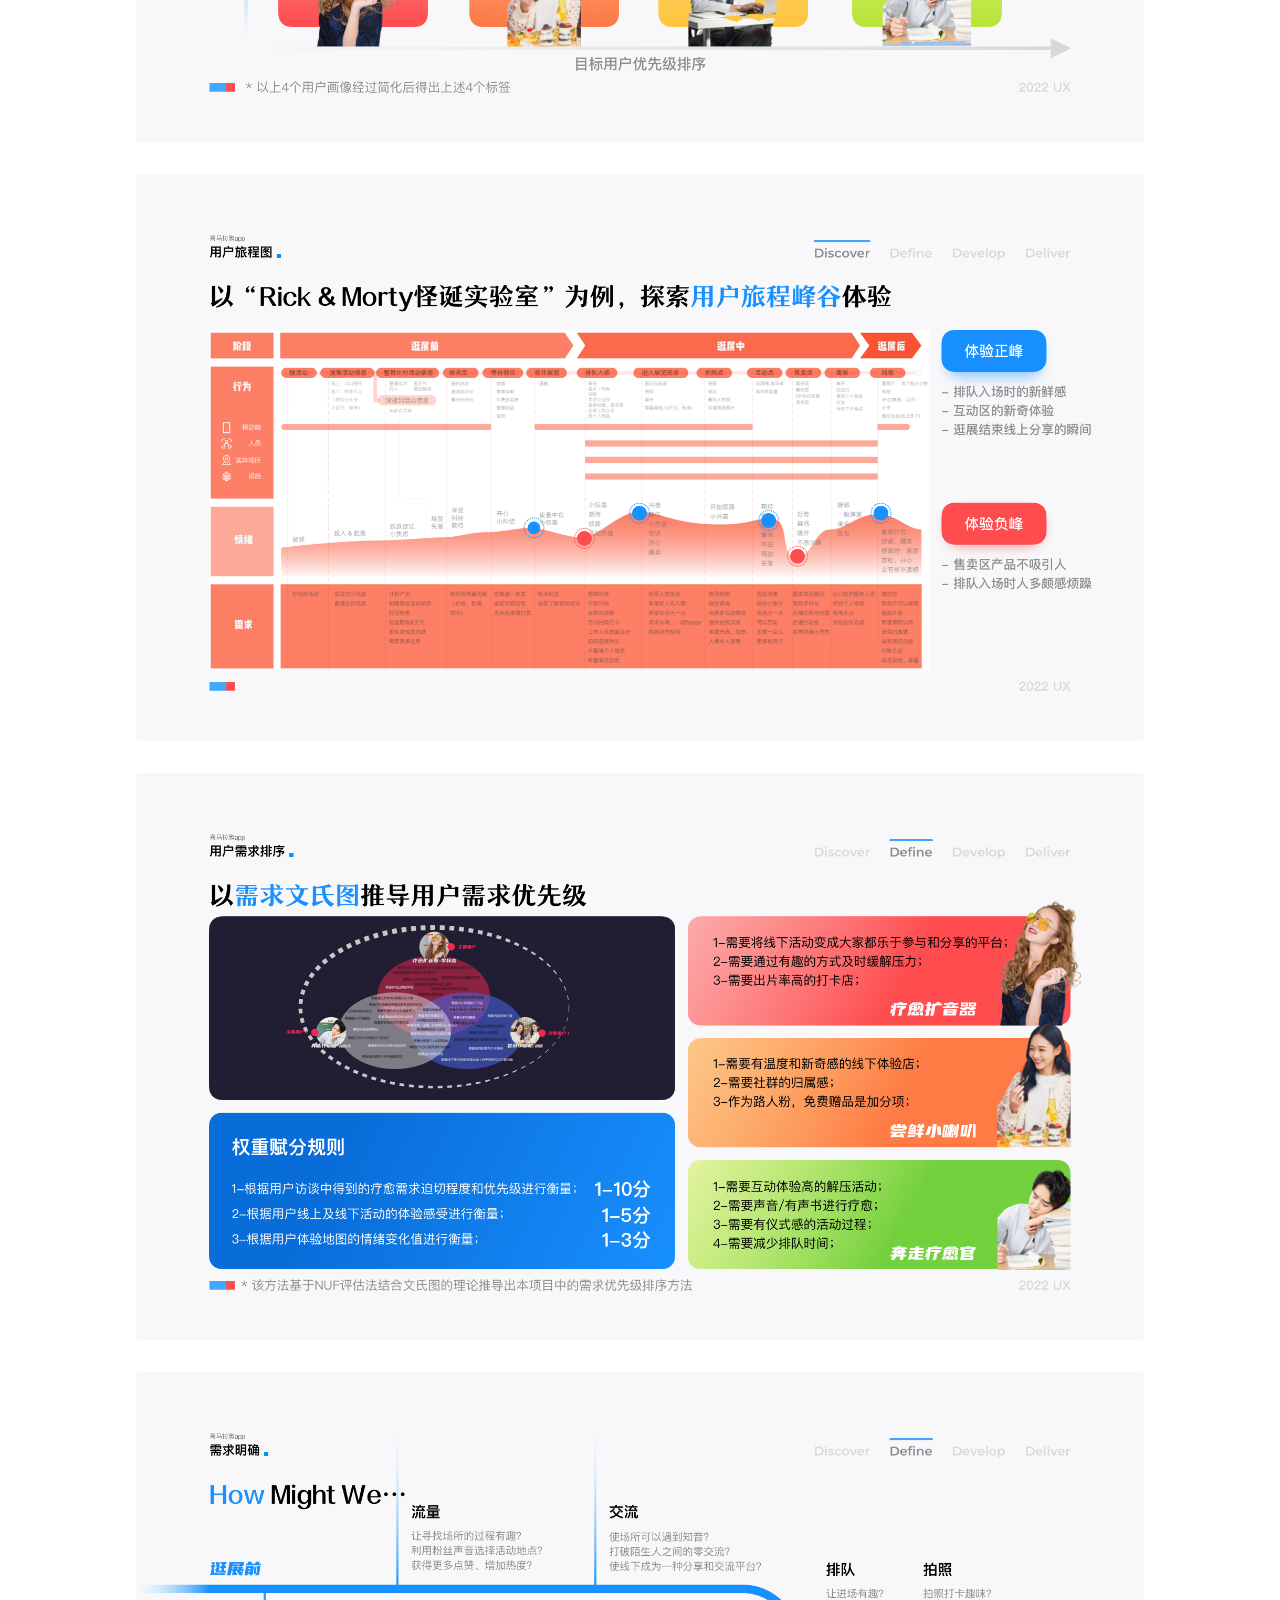
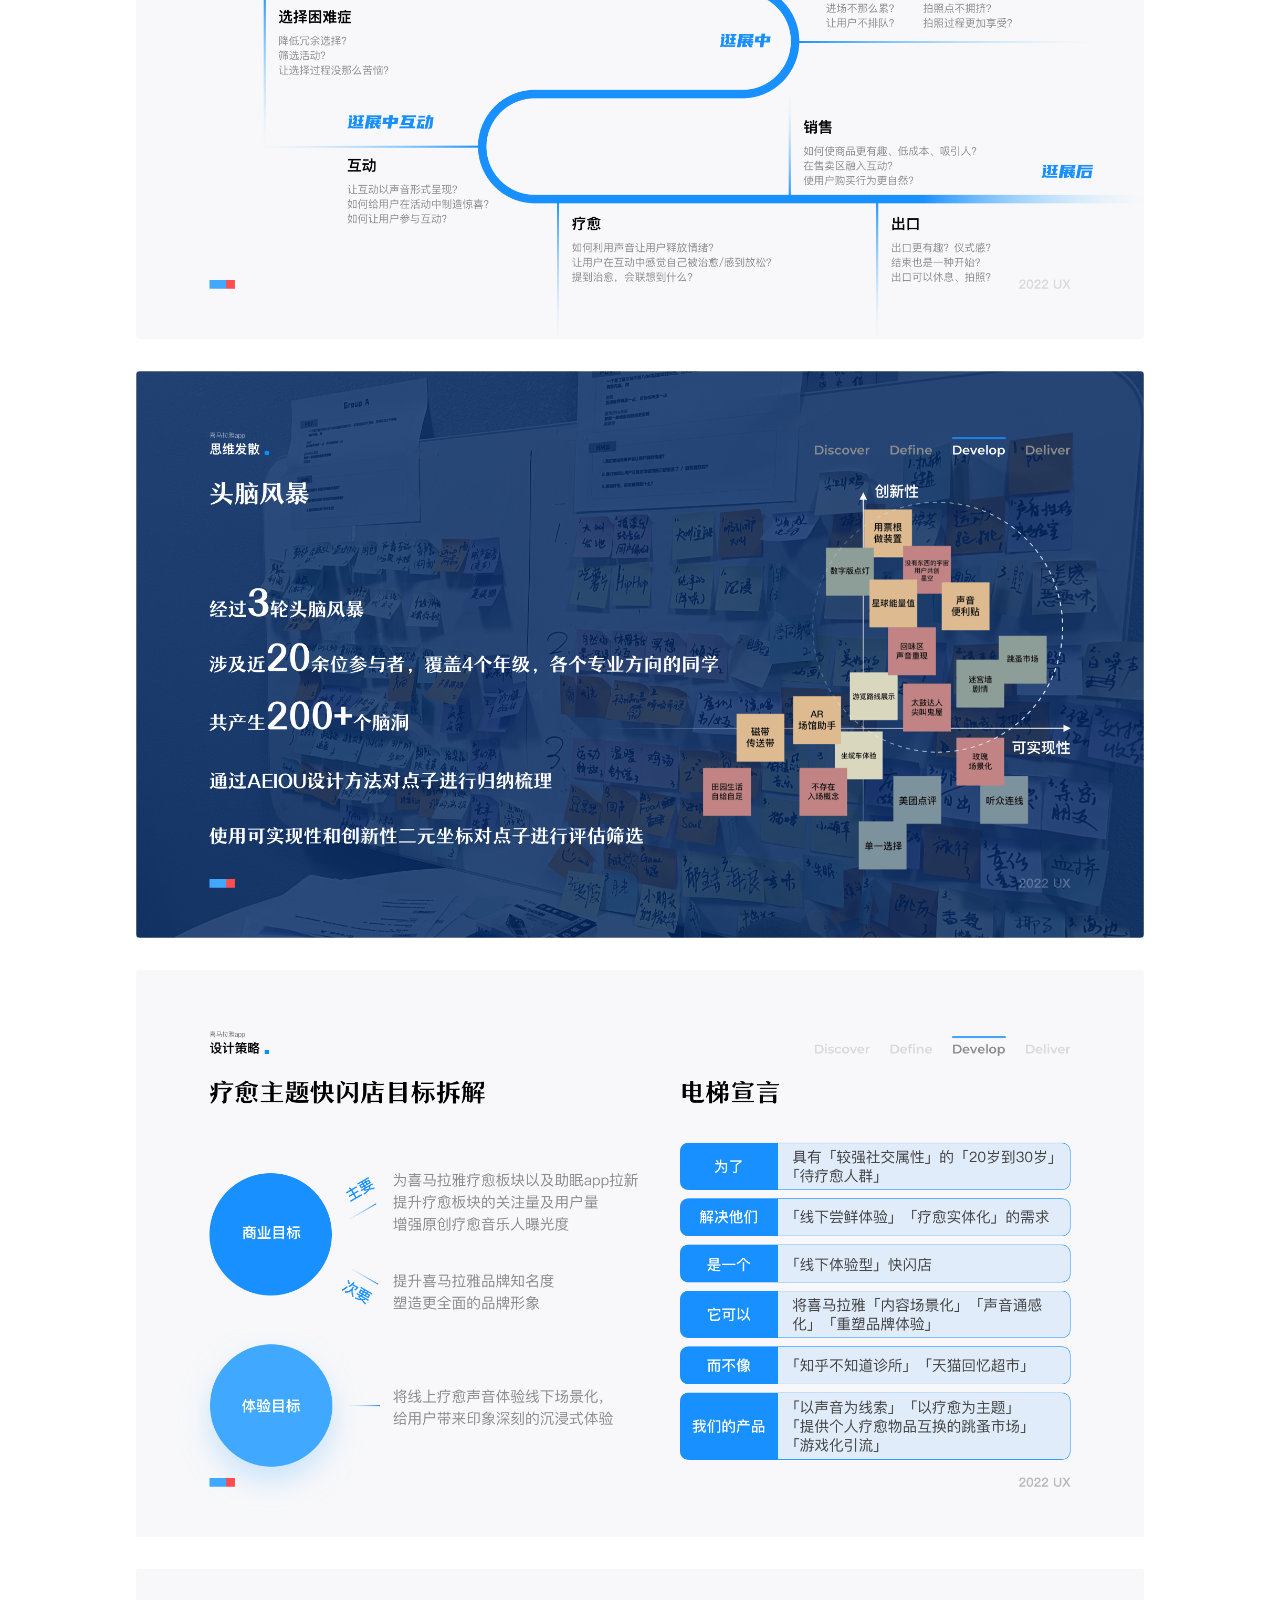
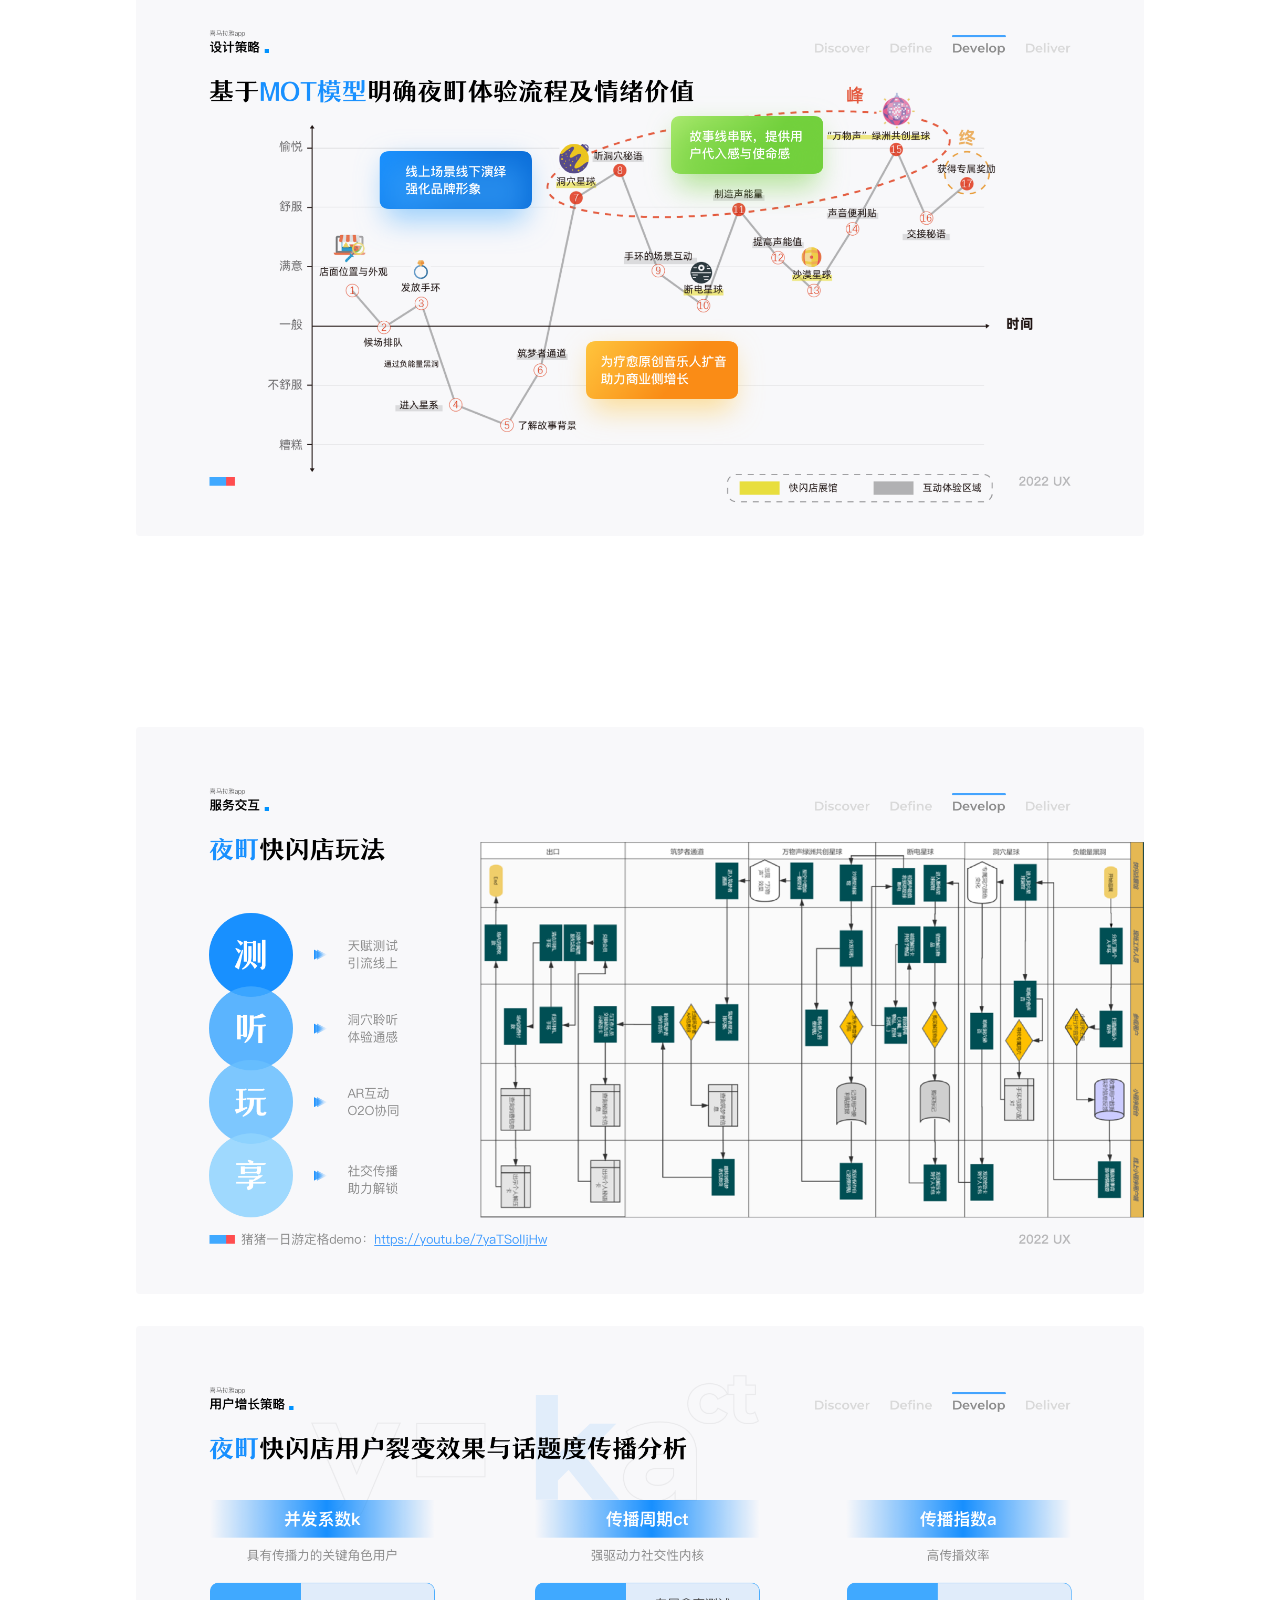
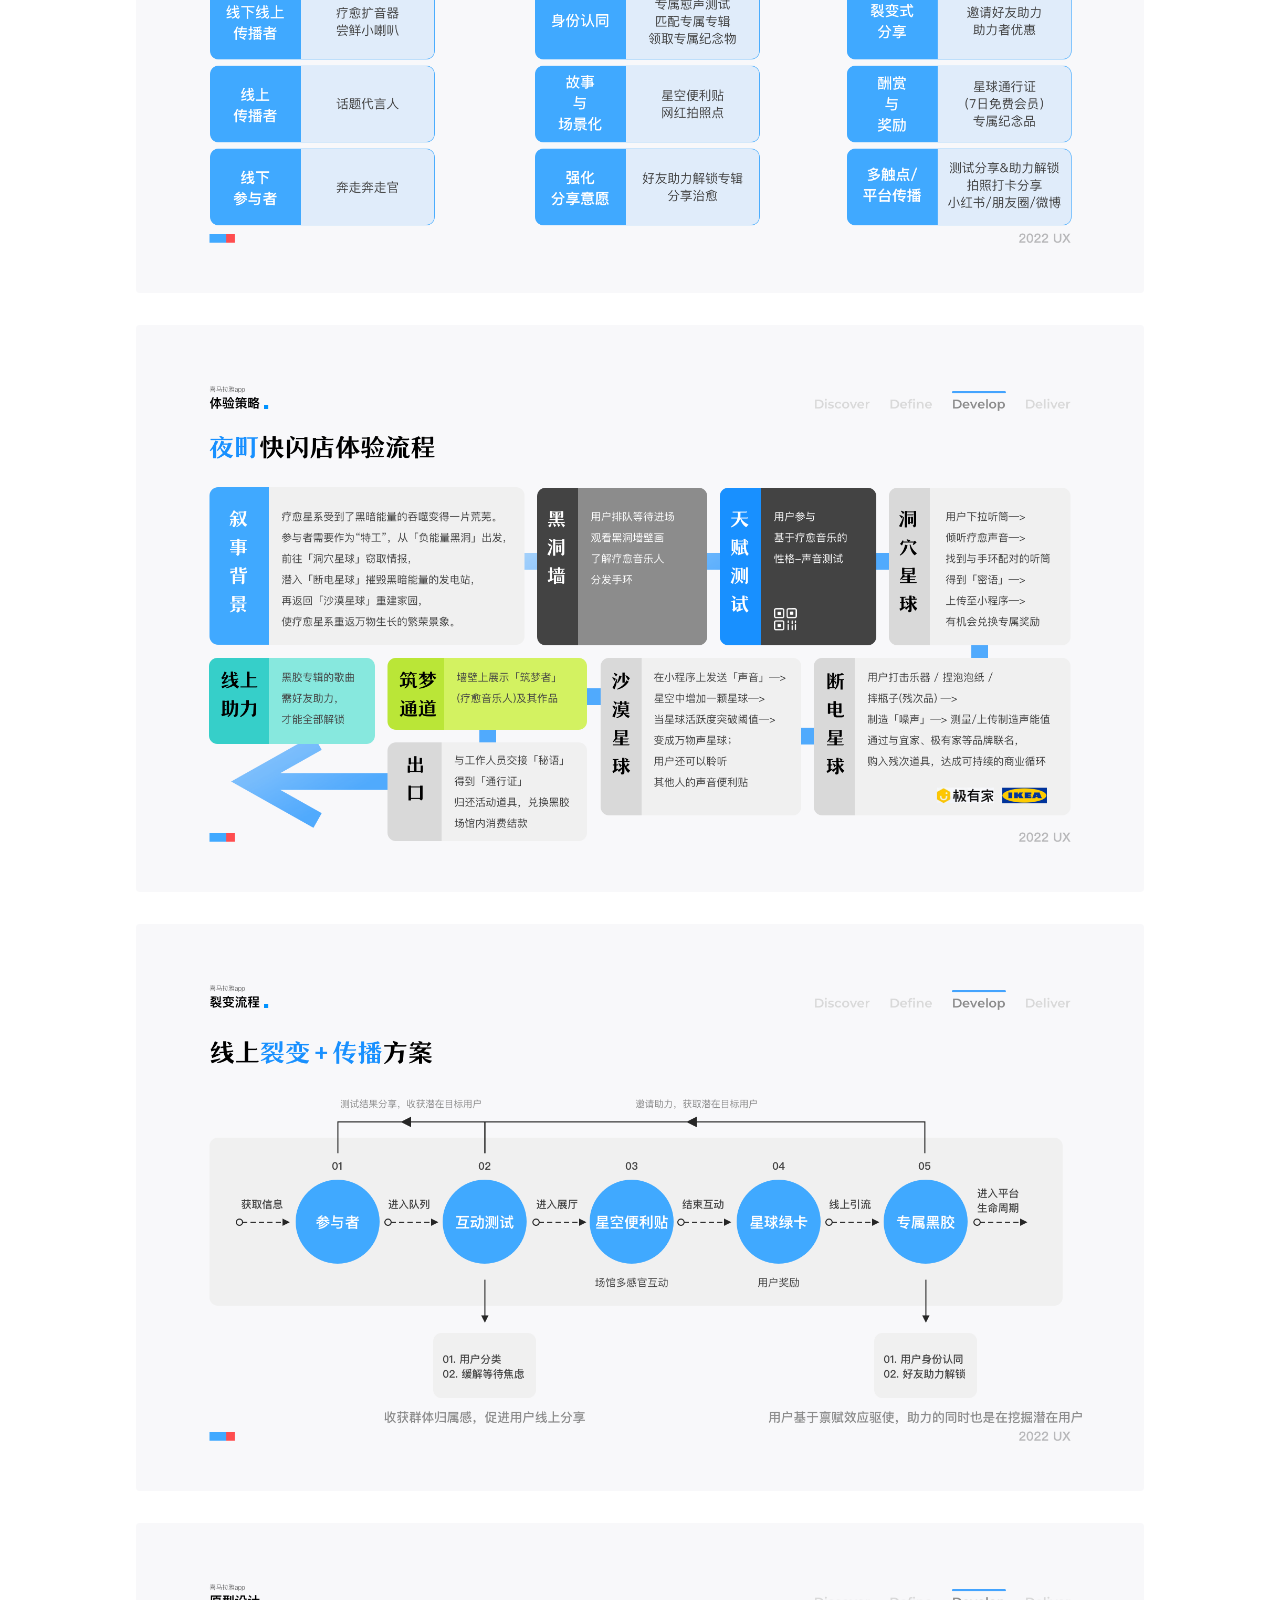
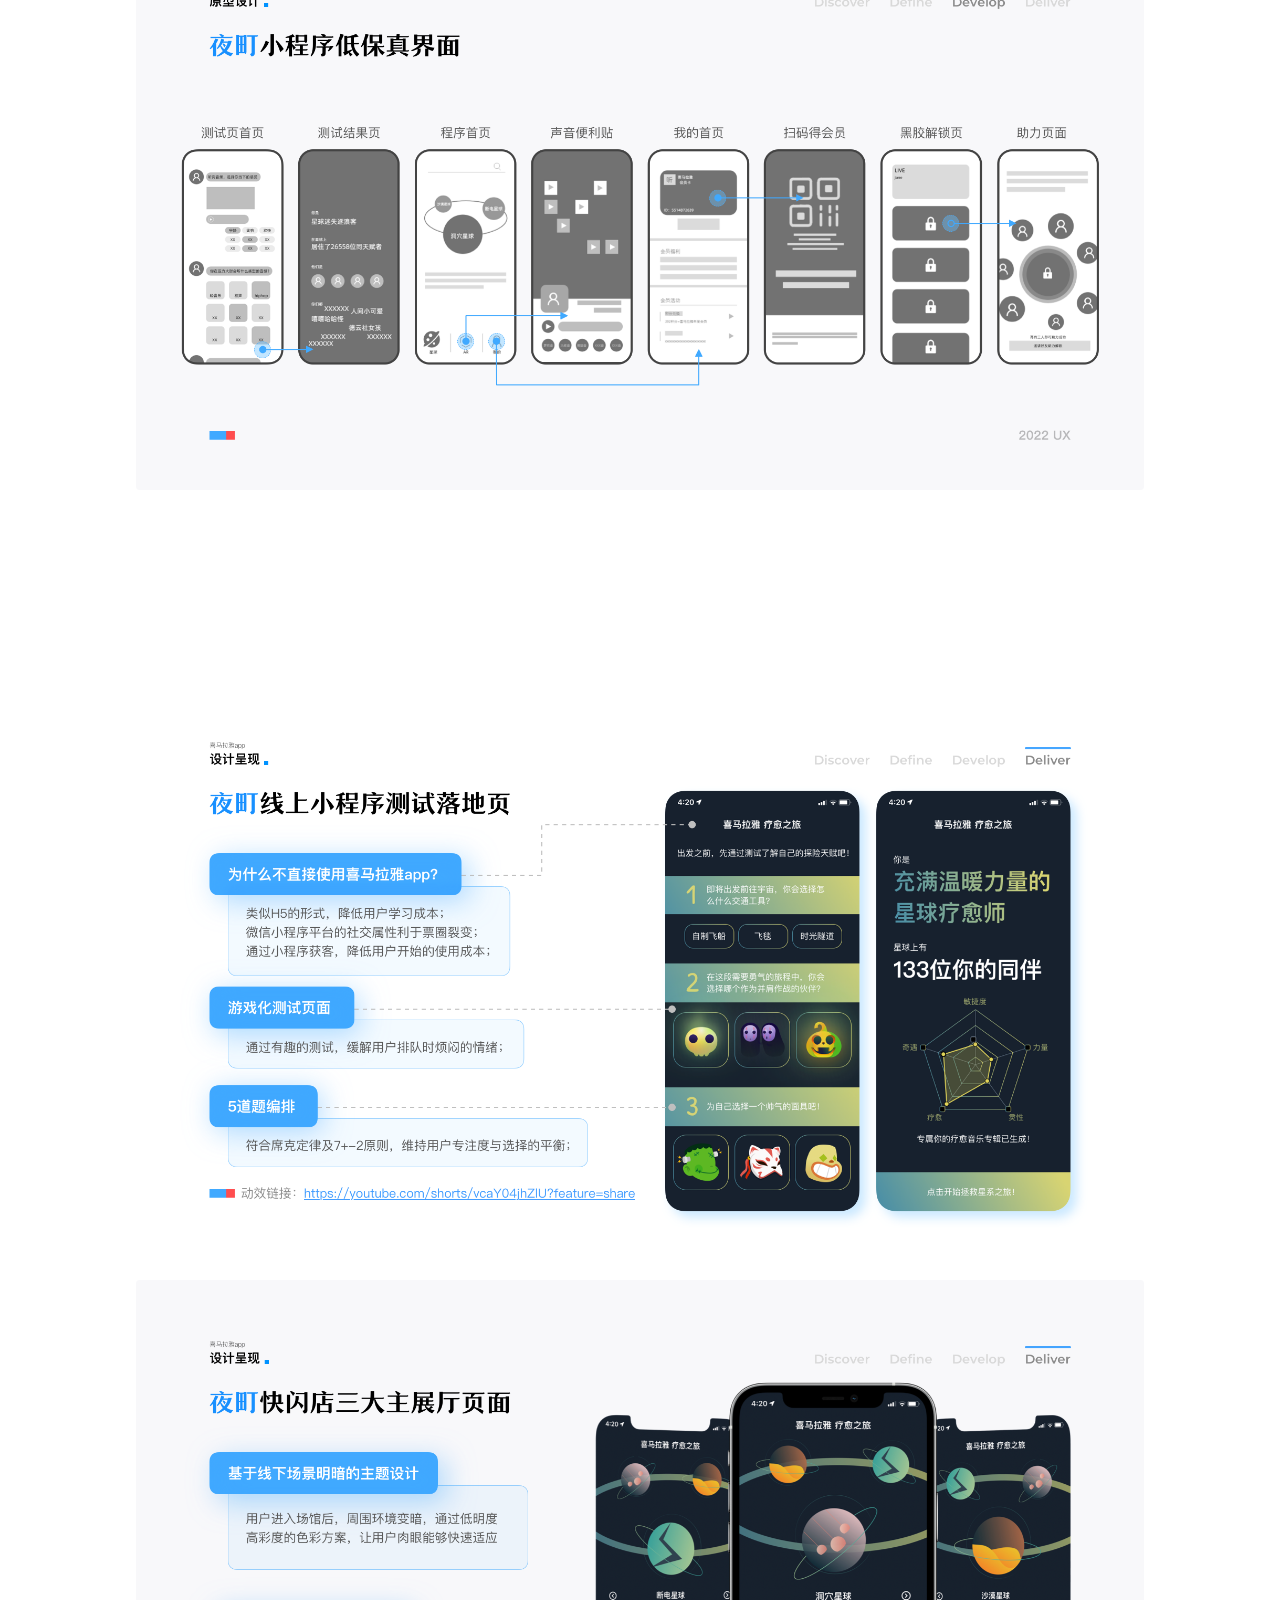
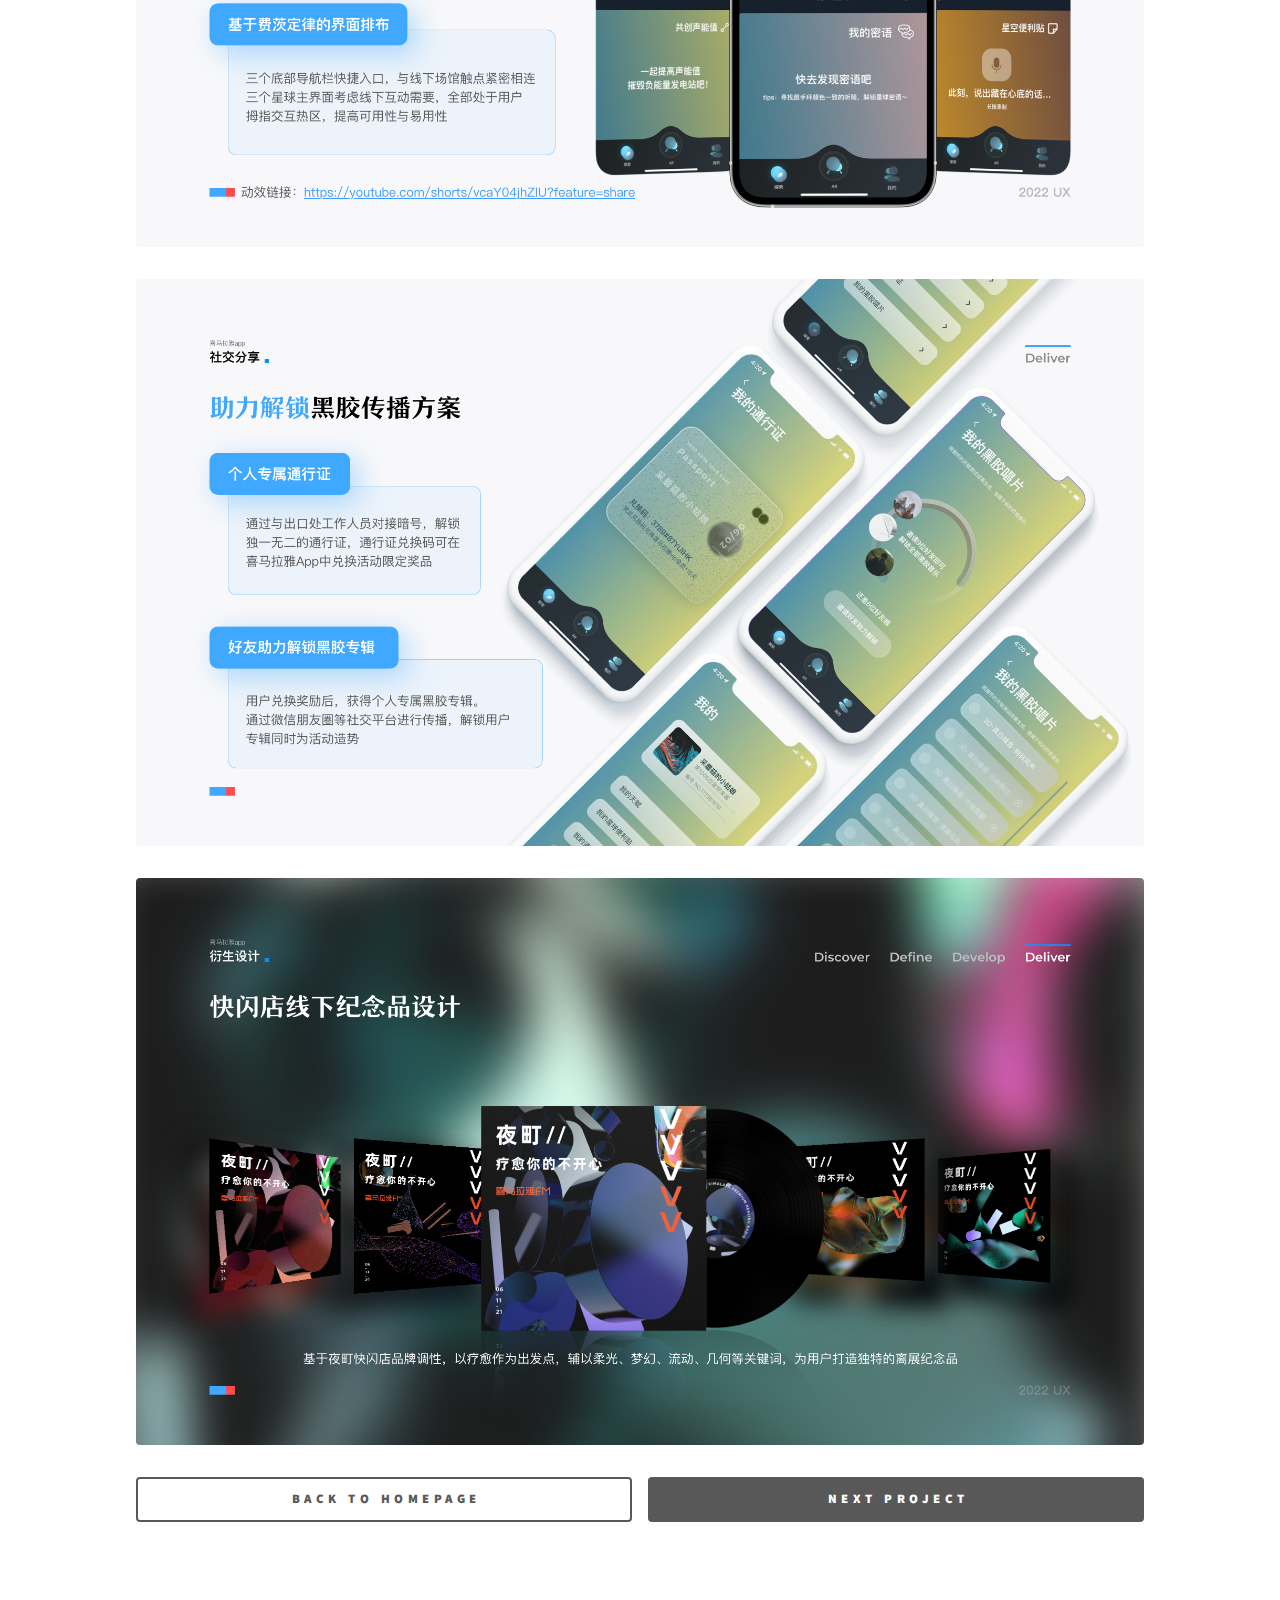
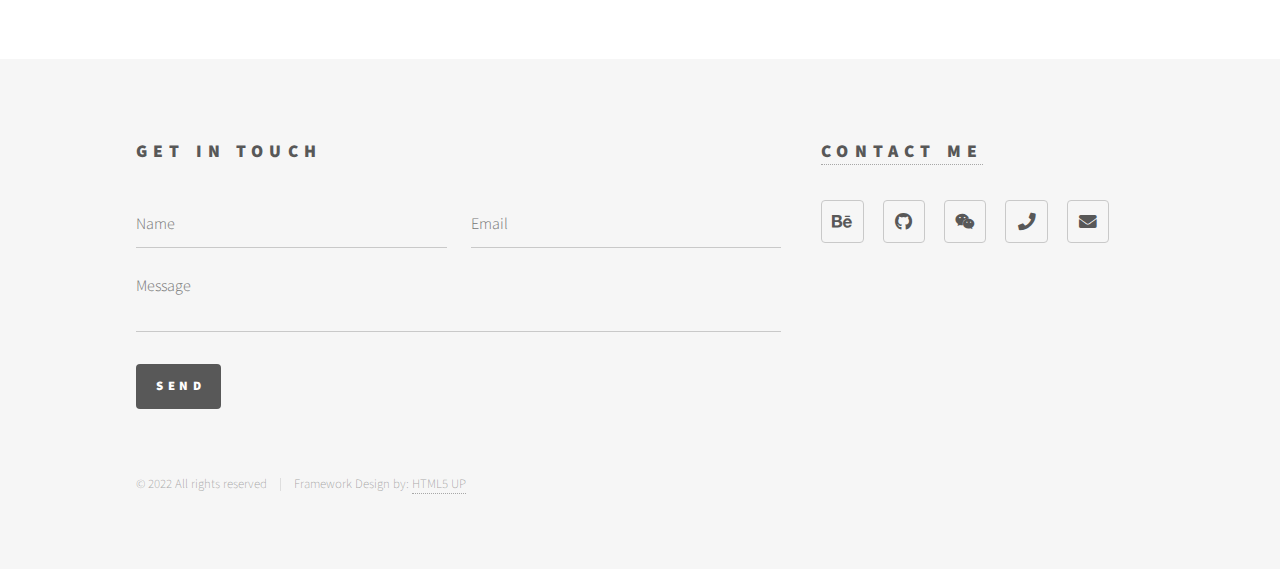
<file: project-one.html>
<!DOCTYPE HTML>
<!--
	Phantom by HTML5 UP
	html5up.net | @ajlkn
	Free for personal and commercial use under the CCA 3.0 license (html5up.net/license)
-->
<html>
	<head>
		<title>Project - Dong Design</title>
		<meta charset="utf-8" />
		<meta name="viewport" content="width=device-width, initial-scale=1, user-scalable=no" />
		<link rel="stylesheet" href="assets/css/main.css" />
		<noscript><link rel="stylesheet" href="assets/css/noscript.css" /></noscript>
	</head>
	<body class="is-preload">
		<!-- Wrapper -->
			<div id="wrapper">

				<!-- Header -->
					<header id="header">
						<div class="inner">

							<!-- Logo -->
								<a href="index.html" class="logo">
									<span class="symbol"><img src="images/logo.svg" alt="" /></span><span class="title">Dong Design</span>
								</a>

							<!-- Nav -->
								<nav>
									<ul>
										<li><a href="#menu">Menu</a></li>
									</ul>
								</nav>

						</div>
					</header>

				<!-- Menu -->
					<nav id="menu">
						<h2>Menu</h2>
						<ul>
							<li><a href="index.html">Homepage</a></li>
							<li><a href="aboutme.html">About Me</a></li>
							<li><a href="work.html">Work</a></li>
							<li><a href="article.html">Article</a></li>
							<li><a href="#contact">Contact Me</a></li>
						</ul>
					</nav>

				<!-- Main -->
					<div id="main">
						<div class="inner">
							<h1>Yeting - IP Pop-up Store Experience Design</h1>
							<span class="image main"><img src="images/yeting/pic01.png" alt="" /></span>
							<p>This is a group project we made in the collaborative course delivered by Bilibili Inc. and School of Design, SJTU. </p>
							<span class="image fit"><img src="images/yeting/pic02.png" alt="" /></span>
							<span class="image fit"><img src="images/yeting/pic03.png" alt="" /></span>
							<span class="image fit"><img src="images/yeting/pic04.png" alt="" /></span>
							<span class="image fit"><img src="images/yeting/pic05.png" alt="" /></span>
							<span class="image fit"><img src="images/yeting/pic06.png" alt="" /></span>
							<span class="image fit"><img src="images/yeting/pic07.png" alt="" /></span>
							<span class="image fit"><img src="images/yeting/pic08.png" alt="" /></span>
							<span class="image fit"><img src="images/yeting/pic09.png" alt="" /></span>
							<span class="image fit"><img src="images/yeting/pic10.png" alt="" /></span>
							<span class="image fit"><img src="images/yeting/pic11.png" alt="" /></span>
							<div class="video background">
								<iframe src="https://www.youtube.com/embed/7yaTSolIjHw" title="YouTube video player" frameborder="0" allow="accelerometer; autoplay; clipboard-write; encrypted-media; gyroscope; picture-in-picture" allowfullscreen></iframe>
							</div>
							<span class="image fit"><img src="images/yeting/pic12.png" alt="" /></span>
							<span class="image fit"><img src="images/yeting/pic13.png" alt="" /></span>
							<span class="image fit"><img src="images/yeting/pic14.png" alt="" /></span>
							<span class="image fit"><img src="images/yeting/pic15.png" alt="" /></span>
							<span class="image fit"><img src="images/yeting/pic16.png" alt="" /></span>
							<div class="video background">
								<iframe src="https://www.youtube.com/embed/vcaY04jhZlU" title="YouTube video player" frameborder="0" allow="accelerometer; autoplay; clipboard-write; encrypted-media; gyroscope; picture-in-picture" allowfullscreen></iframe>
							</div>
							<span class="image fit"><img src="images/yeting/pic17.png" alt="" /></span>
							<span class="image fit"><img src="images/yeting/pic18.png" alt="" /></span>
							<span class="image fit"><img src="images/yeting/pic19.png" alt="" /></span>
							<span class="image fit"><img src="images/yeting/pic20.png" alt="" /></span>
							<ul class="actions fit">
									<li><a href="index.html" class="button fit">Back to Homepage</a></li>
									<li><a href="project-two.html" class="button primary fit">Next Project</a></li>
							</ul>
						</div>
					</div>
					
					<div id="div1">&copy LeonDong版权所有</div>

				<!-- Footer -->
					<footer id="footer">
						<div class="inner">
							<section>
								<h2>Get in touch</h2>
								<form method="post" action="#">
									<div class="fields">
										<div class="field half">
											<input type="text" name="name" id="name" placeholder="Name" />
										</div>
										<div class="field half">
											<input type="email" name="email" id="email" placeholder="Email" />
										</div>
										<div class="field">
											<textarea name="message" id="message" placeholder="Message"></textarea>
										</div>
									</div>
									<ul class="actions">
										<li><input type="submit" value="Send" class="primary" /></li>
									</ul>
								</form>
							</section>
							<section>
								<h2><a id="contact">Contact Me</h2>
								<ul class="icons">
									<li><a href="https://behance.net/leondong1017" class="icon brands style2 fa-behance"><span class="label">Behance</span></a></li>
									<li><a href="https://github.com/leondong1017" class="icon brands style2 fa-github"><span class="label">GitHub</span></a></li>
									<li><a href="aboutme.html" class="icon brands style2 fa-weixin"><span class="label">WeChat</span></a></li>
									<li><a href="aboutme.html" class="icon solid style2 fa-phone"><span class="label">Mobile</span></a></li>
									<li><a href="aboutme.html" class="icon solid style2 fa-envelope"><span class="label">Email</span></a></li>
								</ul>
							</section>
							<ul class="copyright">
								<li>&copy; 2022 All rights reserved</li><li>Framework Design by: <a href="http://html5up.net">HTML5 UP</a></li>
							</ul>
						</div>
					</footer>

			</div>

		<!-- Scripts -->
			<script src="assets/js/jquery.min.js"></script>
			<script src="assets/js/browser.min.js"></script>
			<script src="assets/js/breakpoints.min.js"></script>
			<script src="assets/js/util.js"></script>
			<script src="assets/js/main.js"></script>
			
	</body>
</html>
</file>
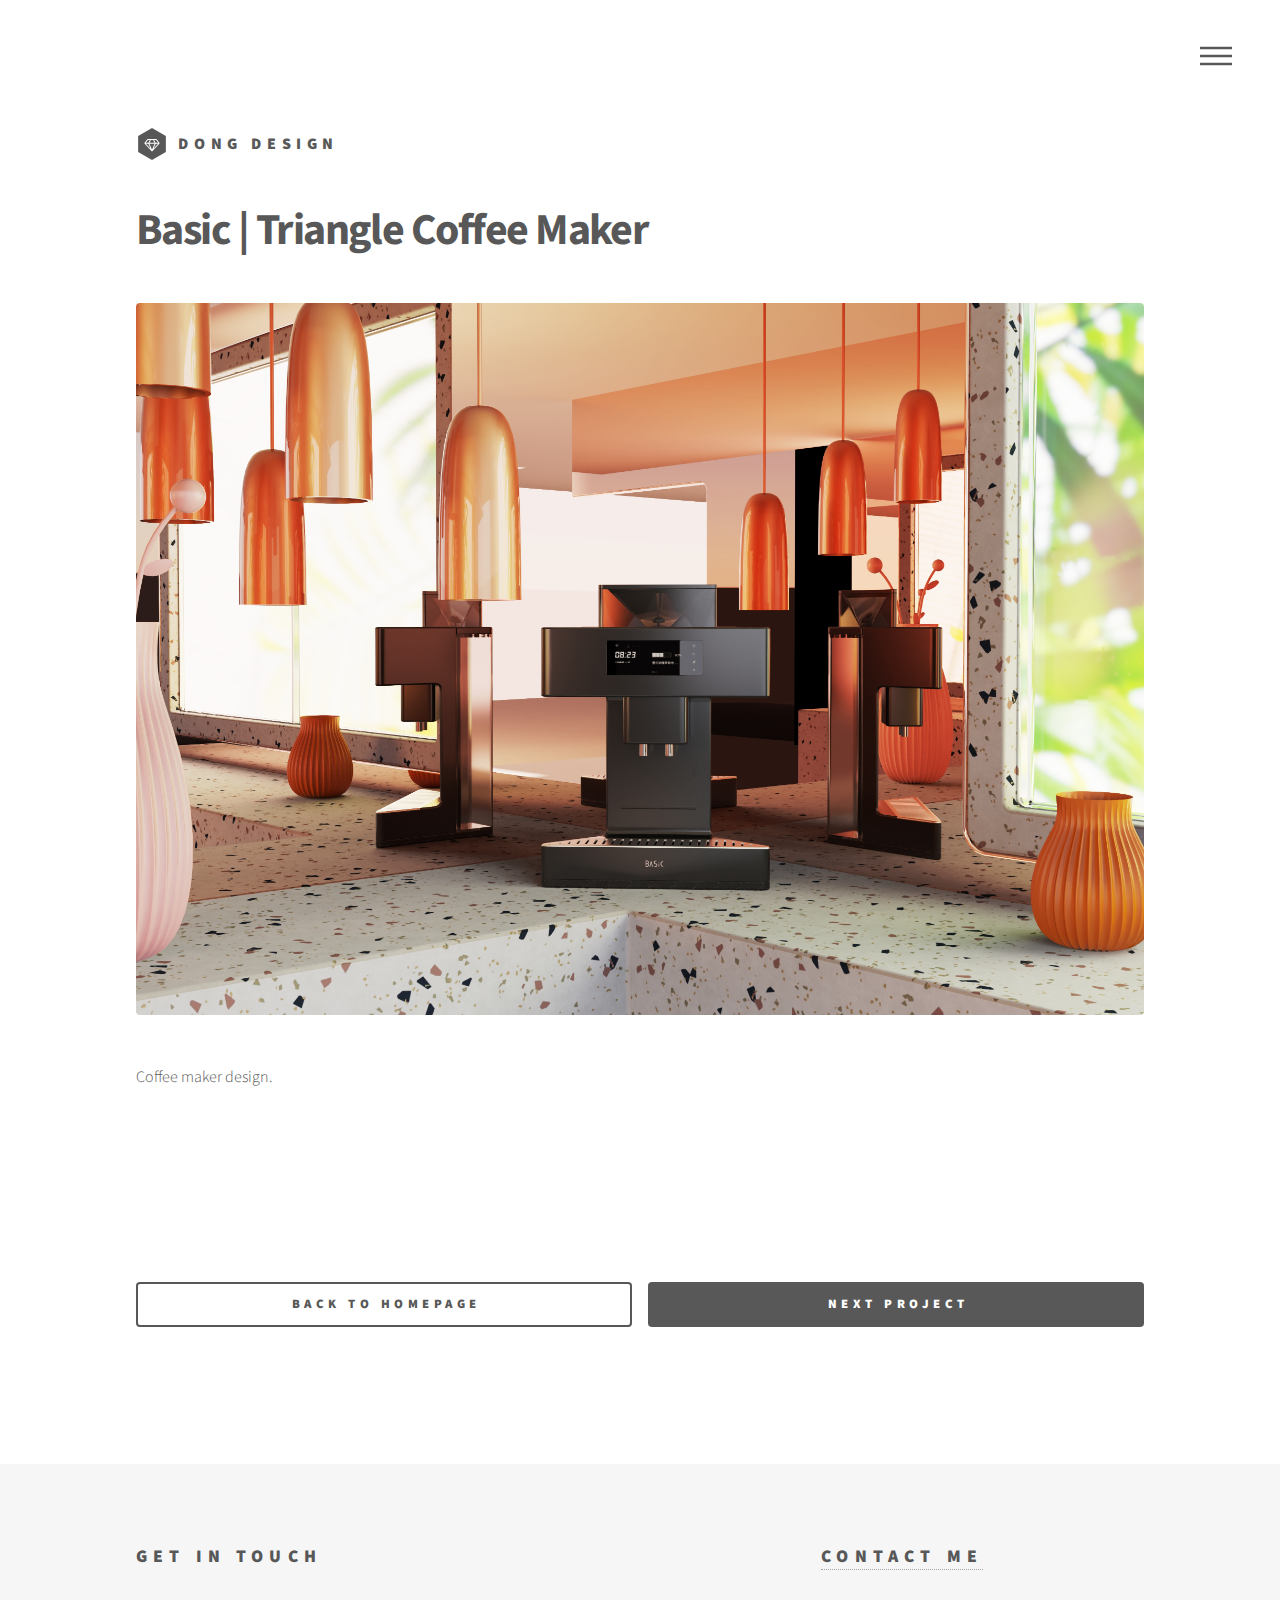
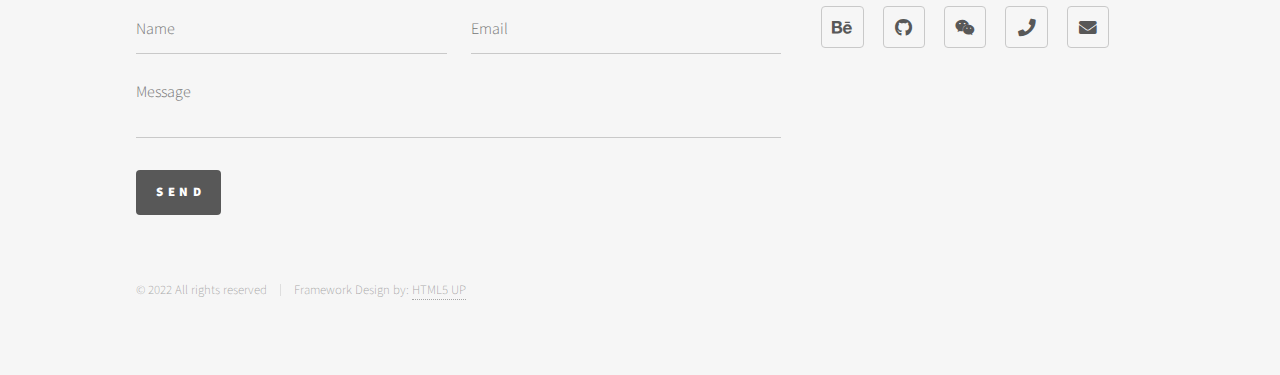
<file: project-three.html>
<!DOCTYPE HTML>
<!--
	Phantom by HTML5 UP
	html5up.net | @ajlkn
	Free for personal and commercial use under the CCA 3.0 license (html5up.net/license)
-->
<html>
	<head>
		<title>About Me - Dong Design</title>
		<meta charset="utf-8" />
		<meta name="viewport" content="width=device-width, initial-scale=1, user-scalable=no" />
		<link rel="stylesheet" href="assets/css/main.css" />
		<noscript><link rel="stylesheet" href="assets/css/noscript.css" /></noscript>
	</head>
	<body class="is-preload">
		<!-- Wrapper -->
			<div id="wrapper">

				<!-- Header -->
					<header id="header">
						<div class="inner">

							<!-- Logo -->
								<a href="index.html" class="logo">
									<span class="symbol"><img src="images/logo.svg" alt="" /></span><span class="title">Dong Design</span>
								</a>

							<!-- Nav -->
								<nav>
									<ul>
										<li><a href="#menu">Menu</a></li>
									</ul>
								</nav>

						</div>
					</header>

				<!-- Menu -->
					<nav id="menu">
						<h2>Menu</h2>
						<ul>
							<li><a href="index.html">Homepage</a></li>
							<li><a href="aboutme.html">About Me</a></li>
							<li><a href="work.html">Work</a></li>
							<li><a href="article.html">Article</a></li>
							<li><a href="#contact">Contact Me</a></li>
						</ul>
					</nav>

				<!-- Main -->
					<div id="main">
						<div class="inner">
							<h1>Basic | Triangle Coffee Maker</h1>
							<span class="image main"><img src="images/basic/pic01.jpg" alt="" /></span>
							<p>Coffee maker design.</p>
							<div class="video background">
								<iframe src="https://www.youtube.com/embed/FgQH18fbMnU" title="YouTube video player" frameborder="0" allow="accelerometer; autoplay; clipboard-write; encrypted-media; gyroscope; picture-in-picture" allowfullscreen></iframe>
							</div>
							<ul class="actions fit">
									<li><a href="index.html" class="button fit">Back to Homepage</a></li>
									<li><a href="project-four.html" class="button primary fit">Next Project</a></li>
							</ul>
						</div>
					</div>

				<!-- Footer -->
					<footer id="footer">
						<div class="inner">
							<section>
								<h2>Get in touch</h2>
								<form method="post" action="#">
									<div class="fields">
										<div class="field half">
											<input type="text" name="name" id="name" placeholder="Name" />
										</div>
										<div class="field half">
											<input type="email" name="email" id="email" placeholder="Email" />
										</div>
										<div class="field">
											<textarea name="message" id="message" placeholder="Message"></textarea>
										</div>
									</div>
									<ul class="actions">
										<li><input type="submit" value="Send" class="primary" /></li>
									</ul>
								</form>
							</section>
							<section>
								<h2><a id="contact">Contact Me</h2>
								<ul class="icons">
									<li><a href="https://behance.net/leondong1017" class="icon brands style2 fa-behance"><span class="label">Behance</span></a></li>
									<li><a href="https://github.com/leondong1017" class="icon brands style2 fa-github"><span class="label">GitHub</span></a></li>
									<li><a href="aboutme.html" class="icon brands style2 fa-weixin"><span class="label">WeChat</span></a></li>
									<li><a href="aboutme.html" class="icon solid style2 fa-phone"><span class="label">Mobile</span></a></li>
									<li><a href="aboutme.html" class="icon solid style2 fa-envelope"><span class="label">Email</span></a></li>
								</ul>
							</section>
							<ul class="copyright">
								<li>&copy; 2022 All rights reserved</li><li>Framework Design by: <a href="http://html5up.net">HTML5 UP</a></li>
							</ul>
						</div>
					</footer>

			</div>

		<!-- Scripts -->
			<script src="assets/js/jquery.min.js"></script>
			<script src="assets/js/browser.min.js"></script>
			<script src="assets/js/breakpoints.min.js"></script>
			<script src="assets/js/util.js"></script>
			<script src="assets/js/main.js"></script>
			<script type='text/javascript'>
				//禁用右键（防止右键查看源代码） 
				window.οncοntextmenu=function(){return false;} 
				//禁止任何键盘敲击事件（防止F12和shift+ctrl+i调起开发者工具） 
				window.onkeydown = window.onkeyup = window.onkeypress = function () { 
					window.event.returnValue = false; 
					return false; 
				} 
				//如果用户在工具栏调起开发者工具，那么判断浏览器的可视高度和可视宽度是否有改变，如有改变则关闭本页面 
				//var h = window.innerHeight,w=window.innerWidth; 
				//window.onresize = function () { 
				//	if (h!= window.innerHeight||w!=window.innerWidth){ 
				//		window.close(); 
				//		window.location = "about:blank"; 
				//	} 
				//} 
			</script> 

	</body>
</html>
</file>
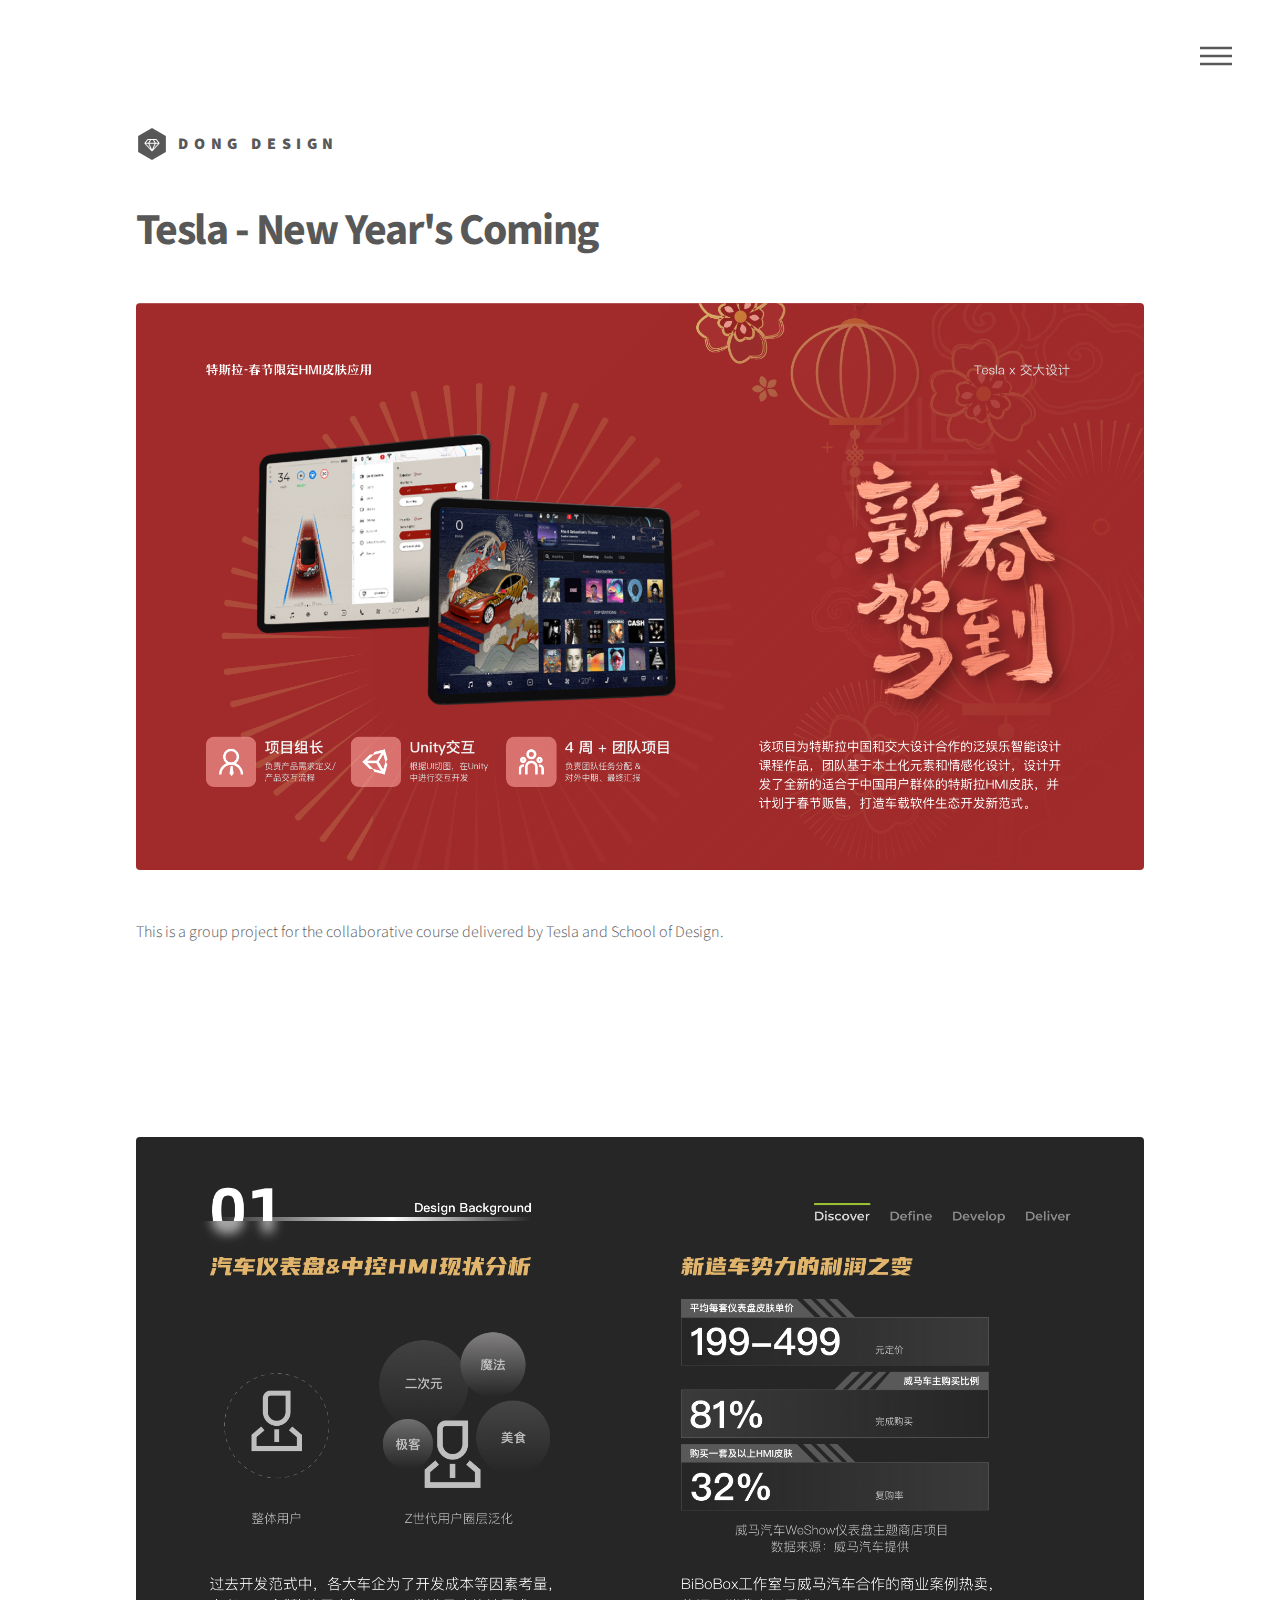
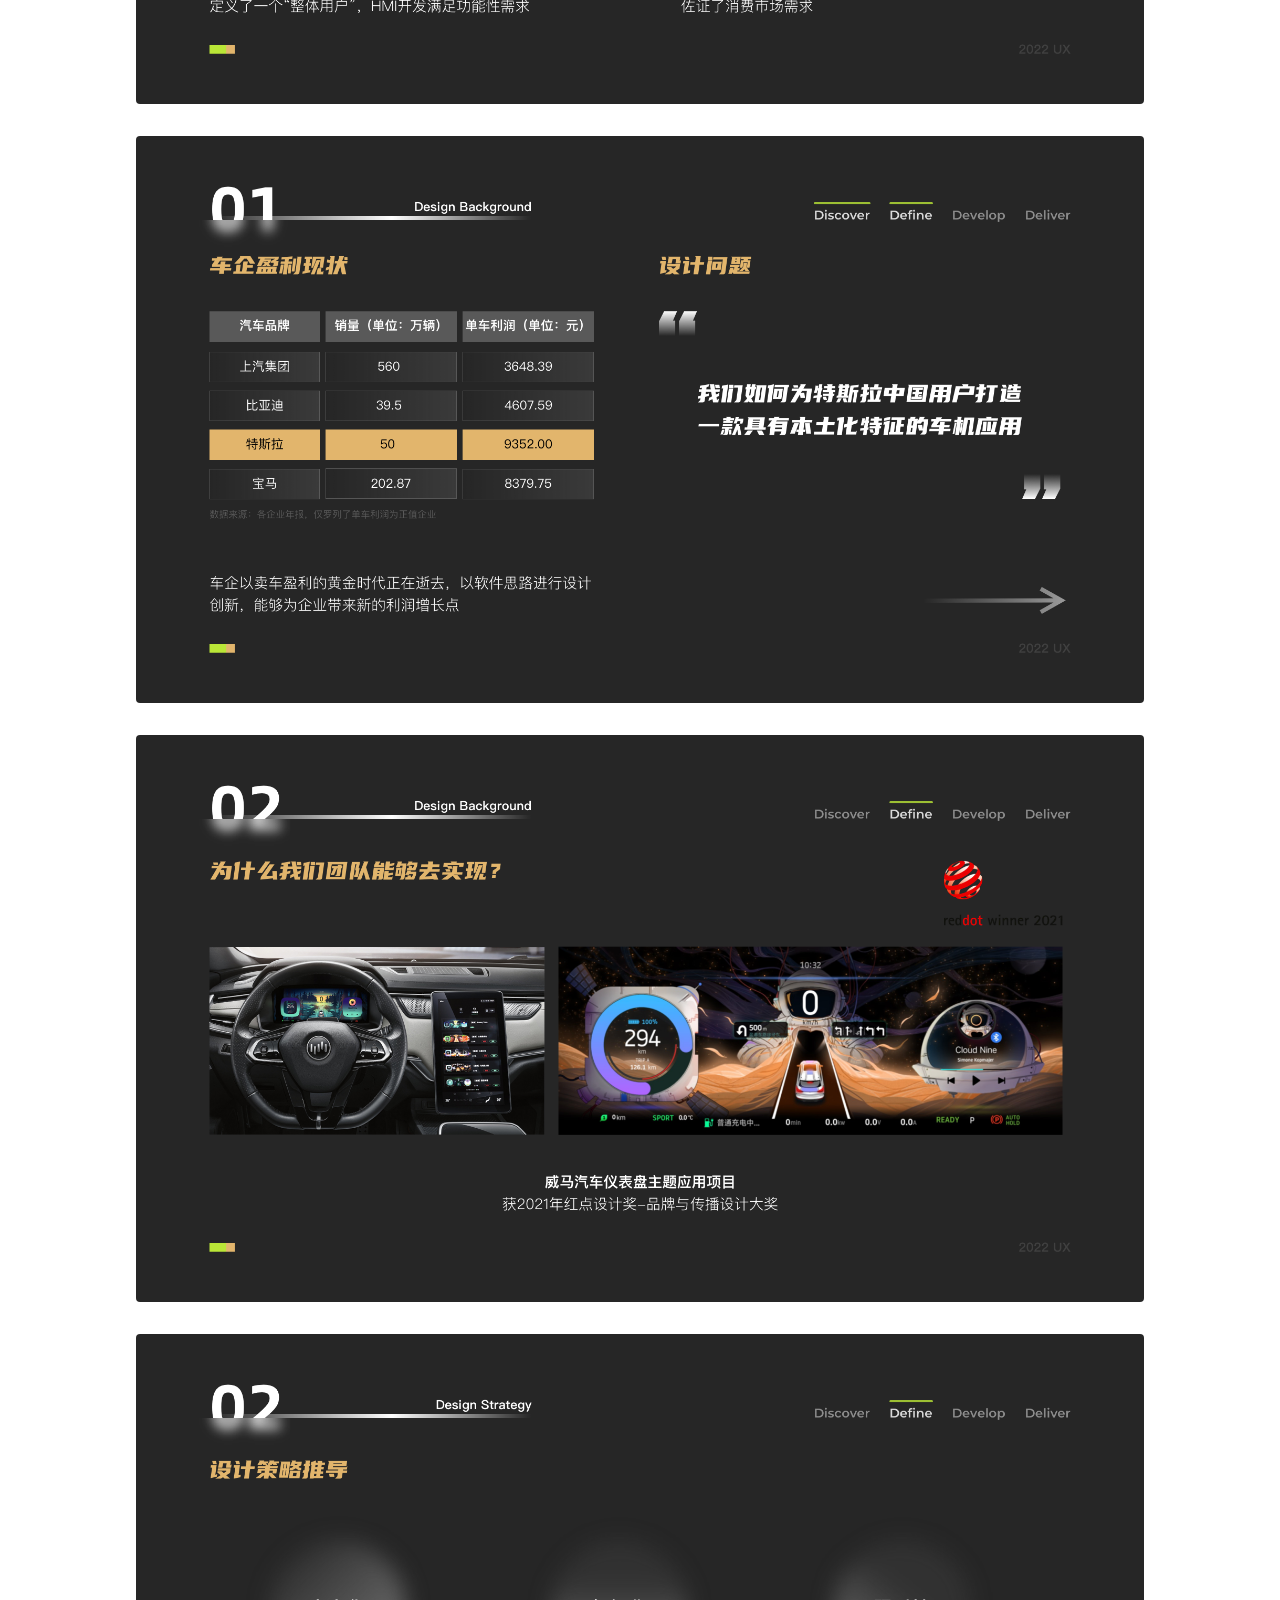
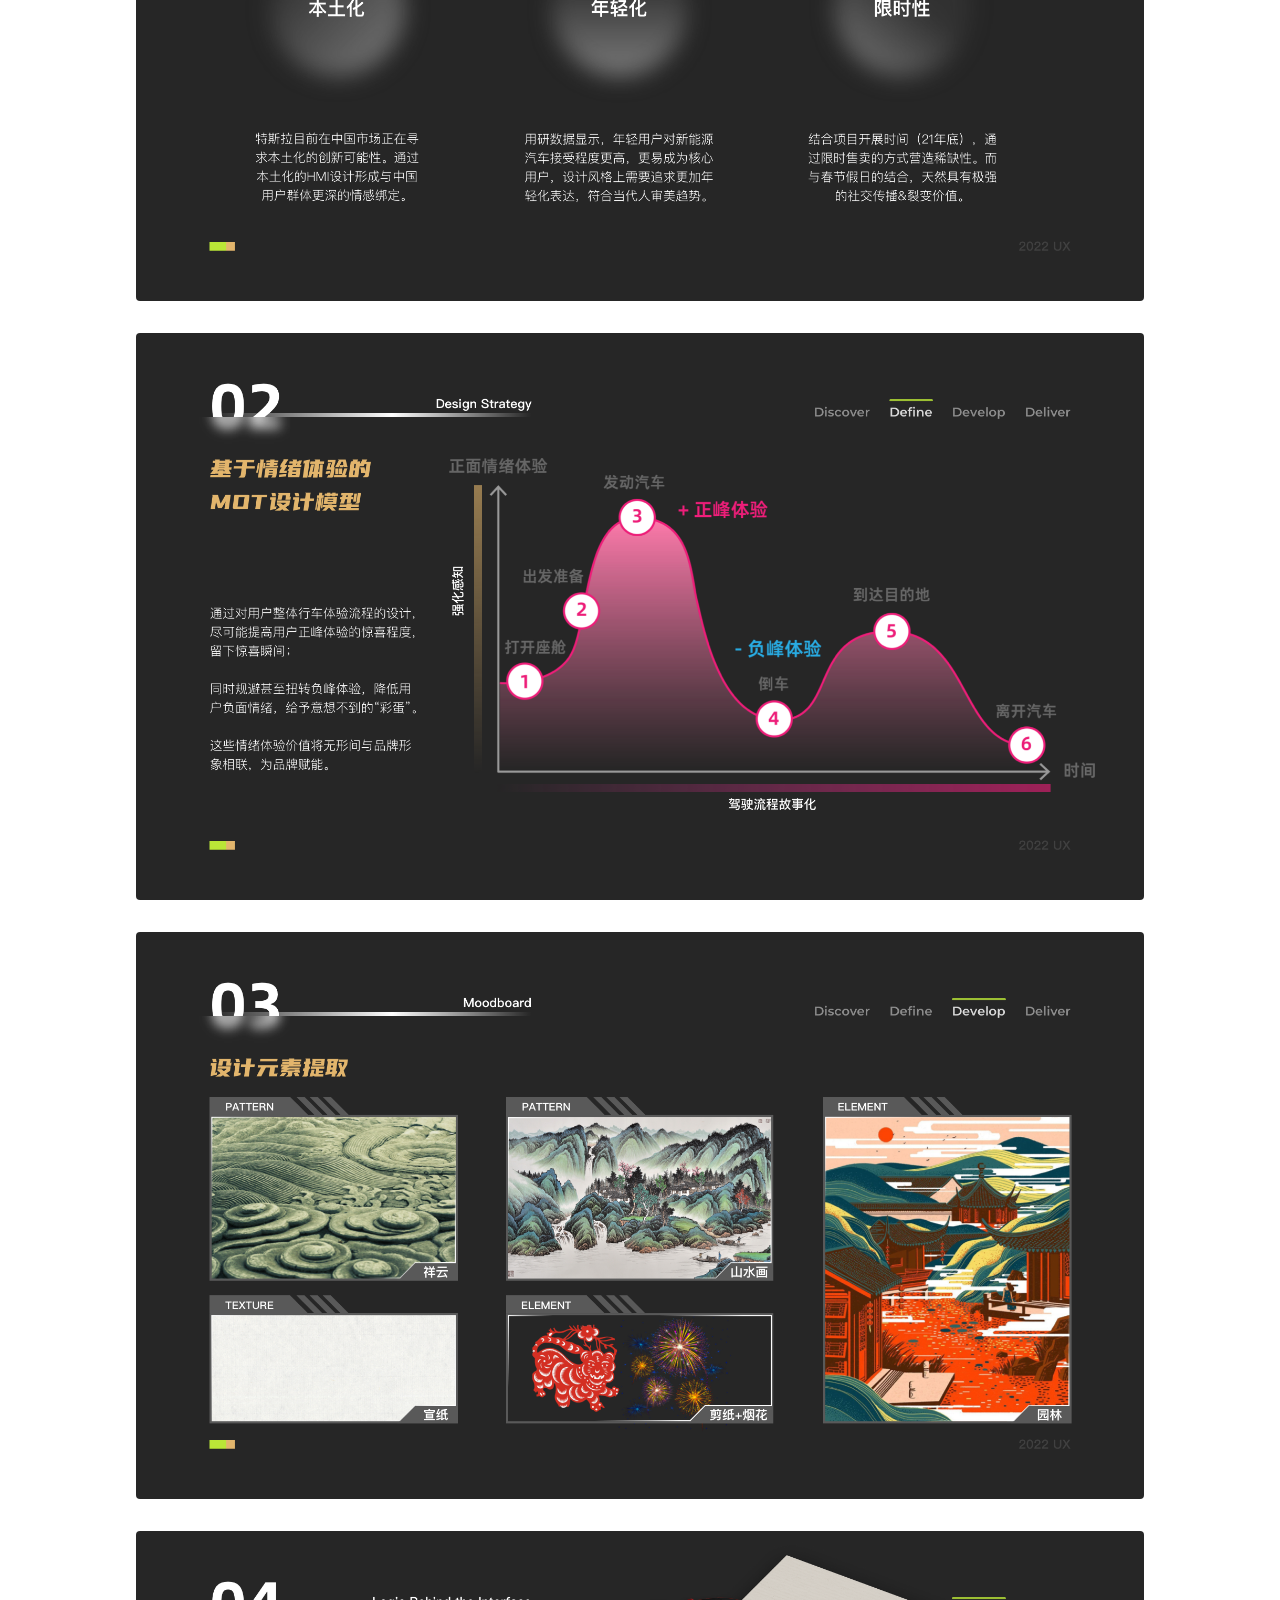
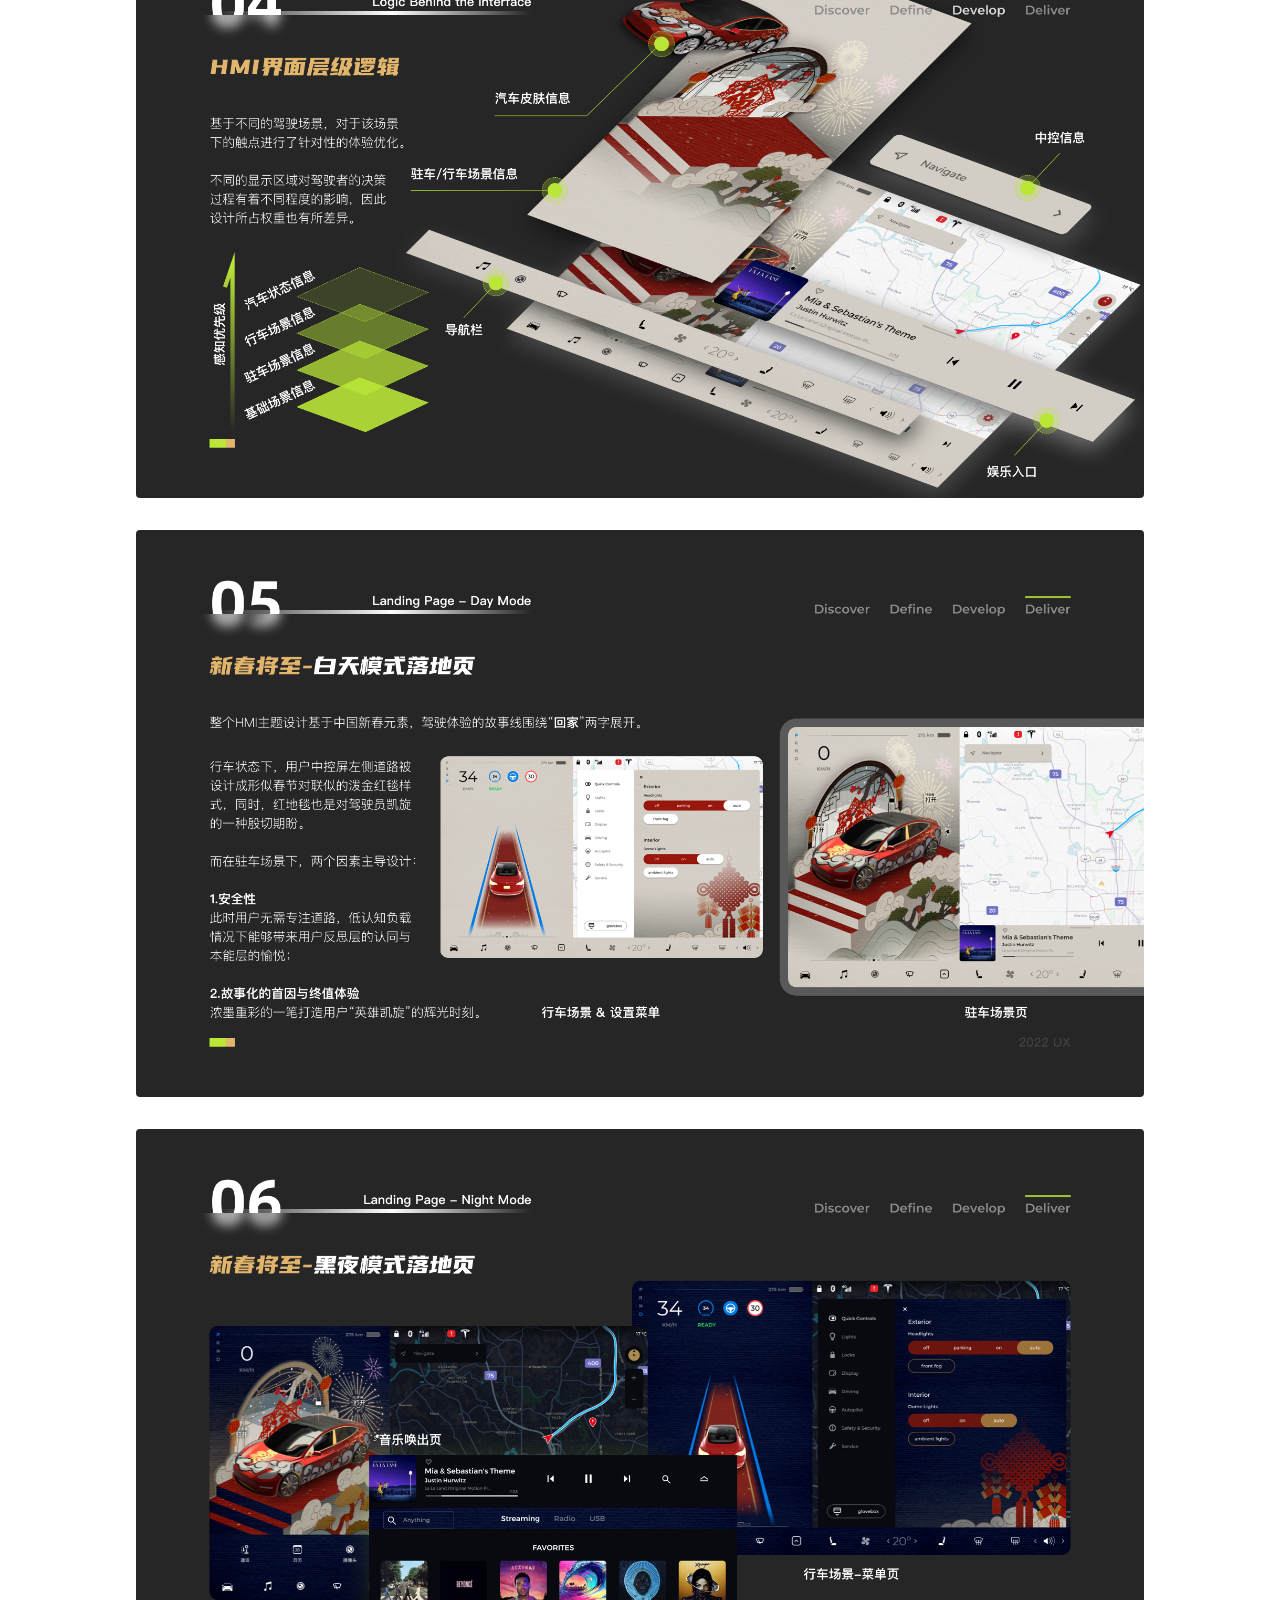
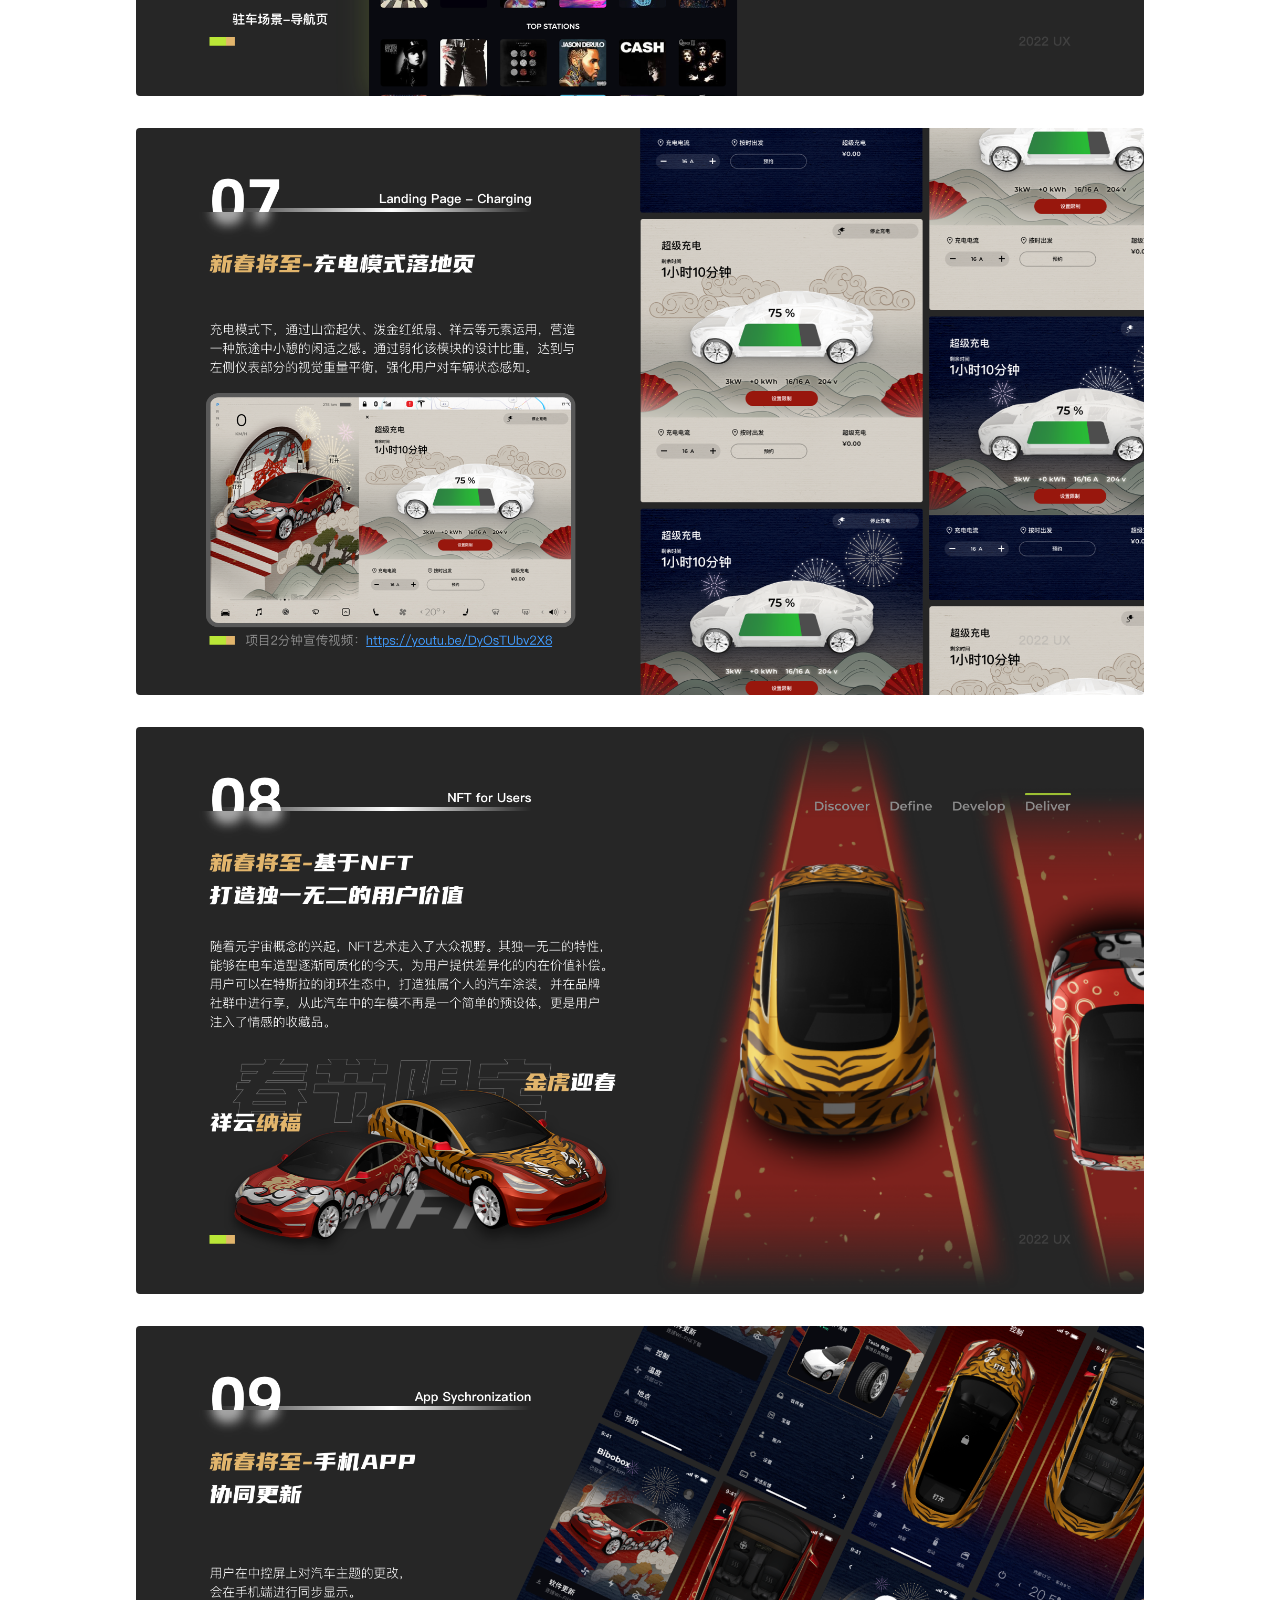
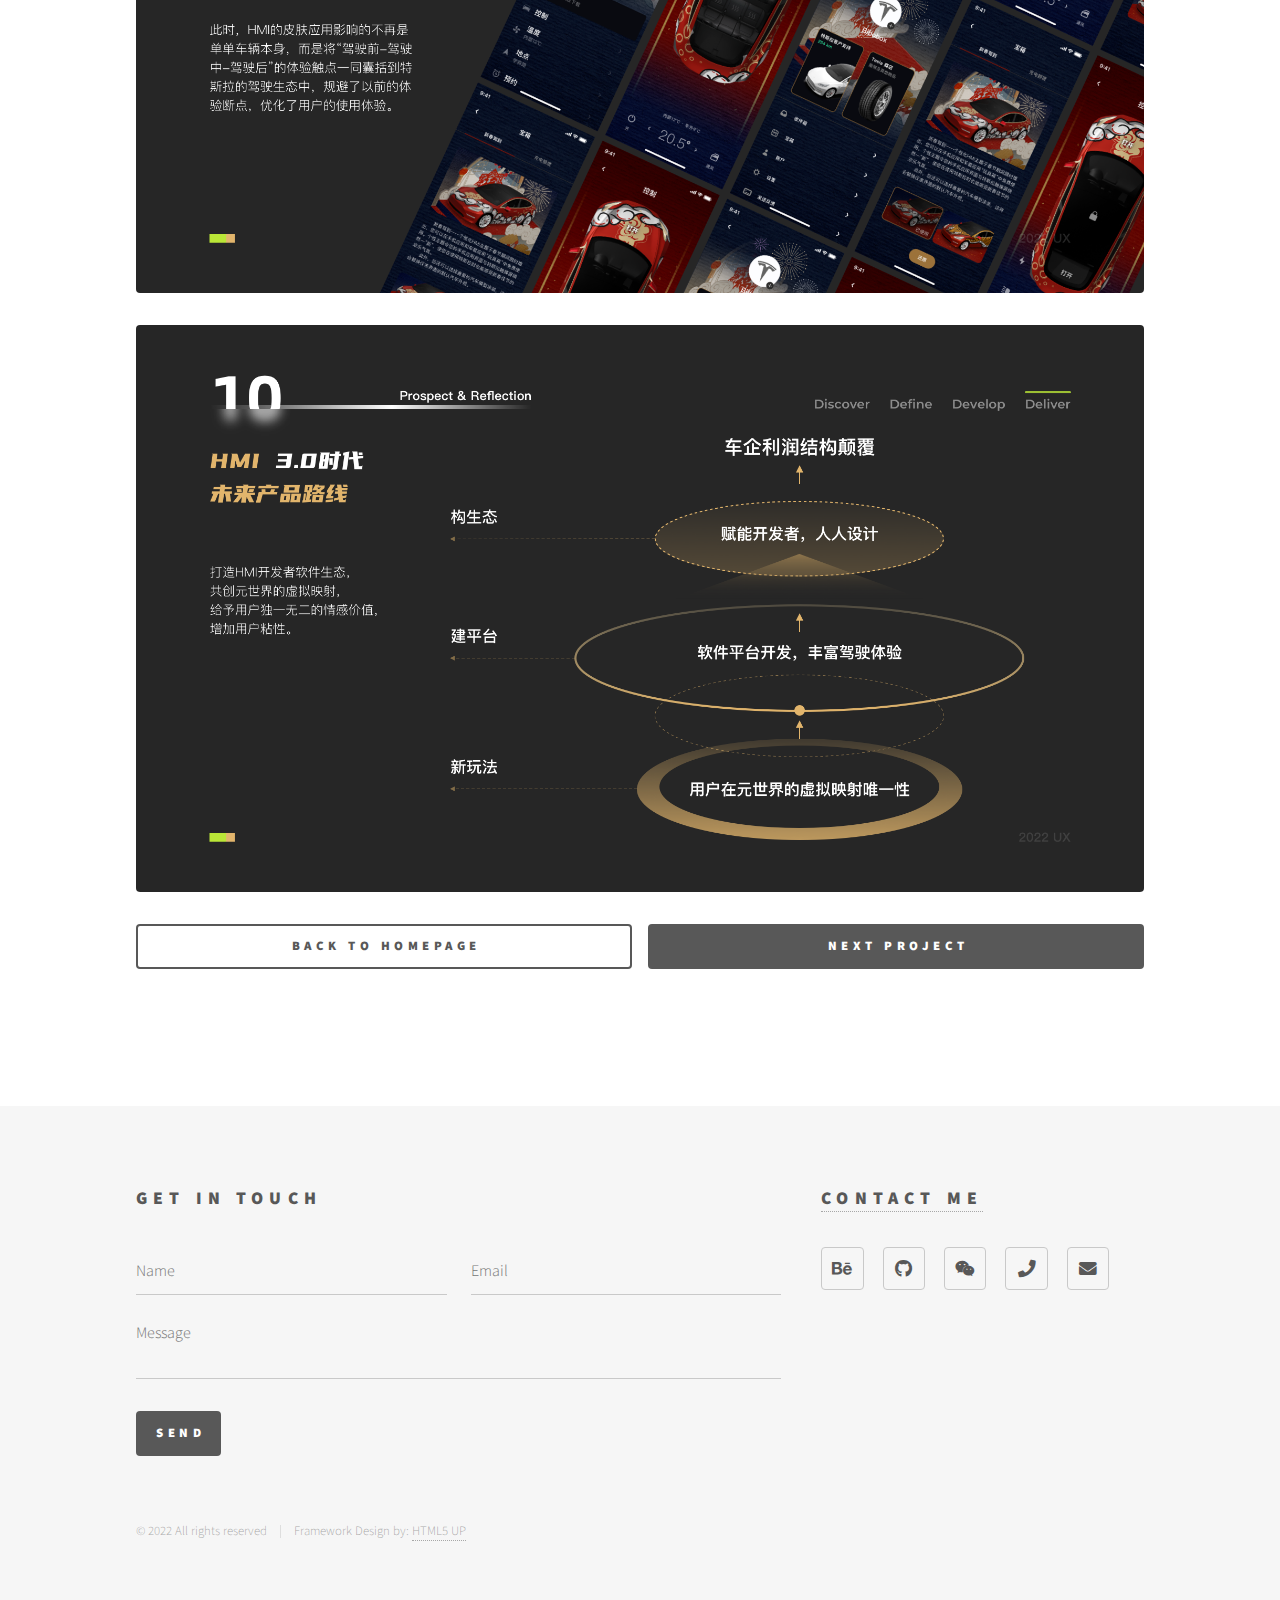
<file: project-two.html>
<!DOCTYPE HTML>
<!--
	Phantom by HTML5 UP
	html5up.net | @ajlkn
	Free for personal and commercial use under the CCA 3.0 license (html5up.net/license)
-->
<html>
	<head>
		<title>About Me - Dong Design</title>
		<meta charset="utf-8" />
		<meta name="viewport" content="width=device-width, initial-scale=1, user-scalable=no" />
		<link rel="stylesheet" href="assets/css/main.css" />
		<noscript><link rel="stylesheet" href="assets/css/noscript.css" /></noscript>
	</head>
	<body class="is-preload">
		<!-- Wrapper -->
			<div id="wrapper">

				<!-- Header -->
					<header id="header">
						<div class="inner">

							<!-- Logo -->
								<a href="index.html" class="logo">
									<span class="symbol"><img src="images/logo.svg" alt="" /></span><span class="title">Dong Design</span>
								</a>

							<!-- Nav -->
								<nav>
									<ul>
										<li><a href="#menu">Menu</a></li>
									</ul>
								</nav>

						</div>
					</header>

				<!-- Menu -->
					<nav id="menu">
						<h2>Menu</h2>
						<ul>
							<li><a href="index.html">Homepage</a></li>
							<li><a href="aboutme.html">About Me</a></li>
							<li><a href="work.html">Work</a></li>
							<li><a href="article.html">Article</a></li>
							<li><a href="#contact">Contact Me</a></li>
						</ul>
					</nav>

				<!-- Main -->
					<div id="main">
						<div class="inner">
							<h1>Tesla - New Year's Coming</h1>
							<span class="image main"><img src="images/tesla/pic01.png" alt="" /></span>
							<p>This is a group project for the collaborative course delivered by Tesla and School of Design.</p>
							<div class="video background">
								<iframe src="https://www.youtube.com/embed/DyOsTUbv2X8" title="YouTube video player" frameborder="0" allow="accelerometer; autoplay; clipboard-write; encrypted-media; gyroscope; picture-in-picture" allowfullscreen></iframe>
							</div>
							<span class="image fit"><img src="images/tesla/pic02.png" alt="" /></span>
							<span class="image fit"><img src="images/tesla/pic03.png" alt="" /></span>
							<span class="image fit"><img src="images/tesla/pic04.png" alt="" /></span>
							<span class="image fit"><img src="images/tesla/pic05.png" alt="" /></span>
							<span class="image fit"><img src="images/tesla/pic06.png" alt="" /></span>
							<span class="image fit"><img src="images/tesla/pic07.png" alt="" /></span>
							<span class="image fit"><img src="images/tesla/pic08.png" alt="" /></span>
							<span class="image fit"><img src="images/tesla/pic09.png" alt="" /></span>
							<span class="image fit"><img src="images/tesla/pic10.png" alt="" /></span>
							<span class="image fit"><img src="images/tesla/pic11.png" alt="" /></span>
							<span class="image fit"><img src="images/tesla/pic12.png" alt="" /></span>
							<span class="image fit"><img src="images/tesla/pic13.png" alt="" /></span>
							<span class="image fit"><img src="images/tesla/pic14.png" alt="" /></span>
							<ul class="actions fit">
									<li><a href="index.html" class="button fit">Back to Homepage</a></li>
									<li><a href="project-three.html" class="button primary fit">Next Project</a></li>
							</ul>
						</div>
					</div>
					
					<div id="div1">&copy LeonDong版权所有</div>

				<!-- Footer -->
					<footer id="footer">
						<div class="inner">
							<section>
								<h2>Get in touch</h2>
								<form method="post" action="#">
									<div class="fields">
										<div class="field half">
											<input type="text" name="name" id="name" placeholder="Name" />
										</div>
										<div class="field half">
											<input type="email" name="email" id="email" placeholder="Email" />
										</div>
										<div class="field">
											<textarea name="message" id="message" placeholder="Message"></textarea>
										</div>
									</div>
									<ul class="actions">
										<li><input type="submit" value="Send" class="primary" /></li>
									</ul>
								</form>
							</section>
							<section>
								<h2><a id="contact">Contact Me</h2>
								<ul class="icons">
									<li><a href="https://behance.net/leondong1017" class="icon brands style2 fa-behance"><span class="label">Behance</span></a></li>
									<li><a href="https://github.com/leondong1017" class="icon brands style2 fa-github"><span class="label">GitHub</span></a></li>
									<li><a href="aboutme.html" class="icon brands style2 fa-weixin"><span class="label">WeChat</span></a></li>
									<li><a href="aboutme.html" class="icon solid style2 fa-phone"><span class="label">Mobile</span></a></li>
									<li><a href="aboutme.html" class="icon solid style2 fa-envelope"><span class="label">Email</span></a></li>
								</ul>
							</section>
							<ul class="copyright">
								<li>&copy; 2022 All rights reserved</li><li>Framework Design by: <a href="http://html5up.net">HTML5 UP</a></li>
							</ul>
						</div>
					</footer>

			</div>

		<!-- Scripts -->
			<script src="assets/js/jquery.min.js"></script>
			<script src="assets/js/browser.min.js"></script>
			<script src="assets/js/breakpoints.min.js"></script>
			<script src="assets/js/util.js"></script>
			<script src="assets/js/main.js"></script>

	</body>
</html>
</file>
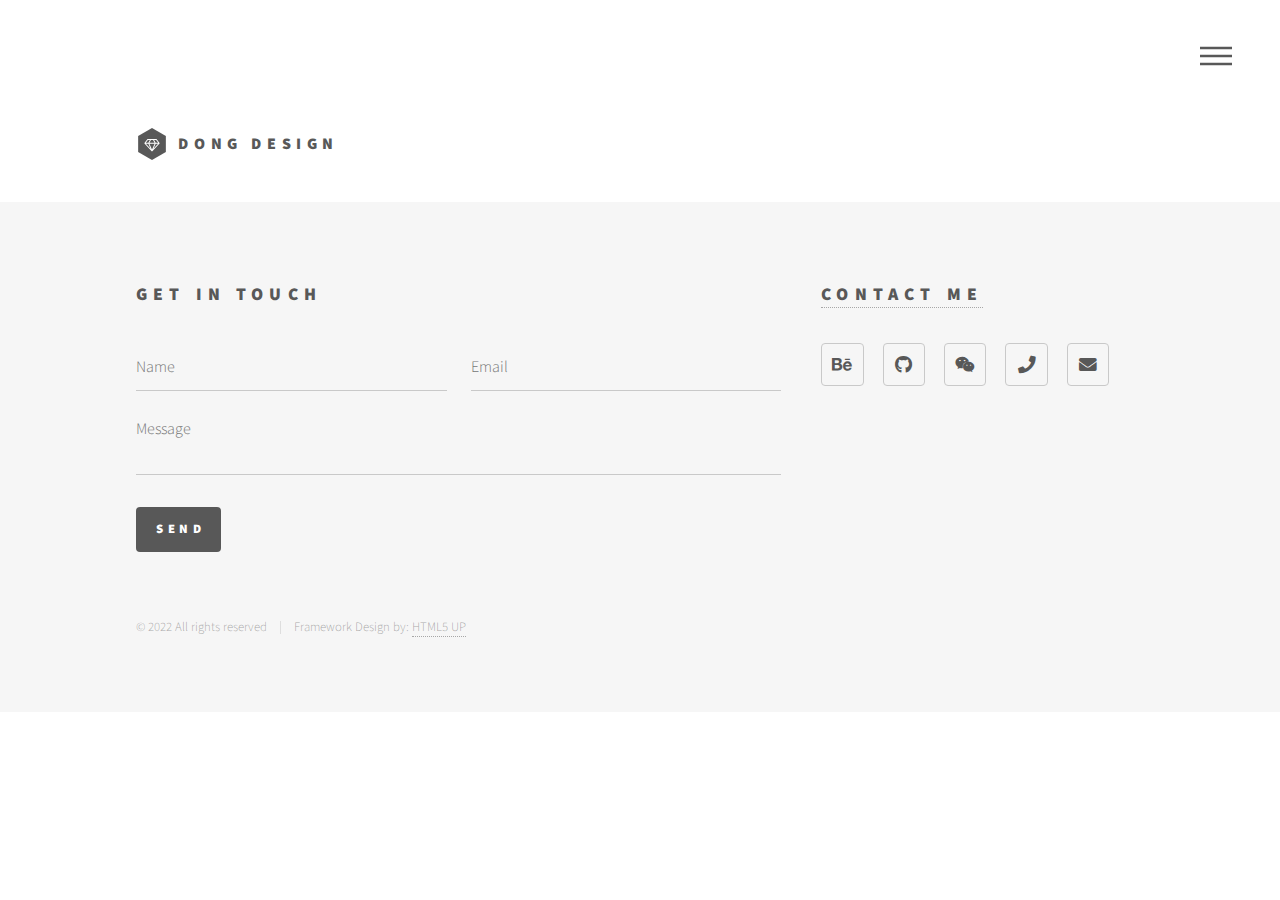
<file: work.html>
<!DOCTYPE HTML>
<!--
	Phantom by HTML5 UP
	html5up.net | @ajlkn
	Free for personal and commercial use under the CCA 3.0 license (html5up.net/license)
-->
<html>
	<head>
		<title>Work - Dong Design</title>
		<meta charset="utf-8" />
		<meta name="viewport" content="width=device-width, initial-scale=1, user-scalable=no" />
		<link rel="stylesheet" href="assets/css/main.css" />
		<noscript><link rel="stylesheet" href="assets/css/noscript.css" /></noscript>
	</head>
	<body class="is-preload">
		<!-- Wrapper -->
			<div id="wrapper">

				<!-- Header -->
					<header id="header">
						<div class="inner">

							<!-- Logo -->
								<a href="index.html" class="logo">
									<span class="symbol"><img src="images/logo.svg" alt="" /></span><span class="title">Dong Design</span>
								</a>

							<!-- Nav -->
								<nav>
									<ul>
										<li><a href="#menu">Menu</a></li>
									</ul>
								</nav>

						</div>
					</header>

				<!-- Menu -->
					<nav id="menu">
						<h2>Menu</h2>
						<ul>
							<li><a href="index.html">Homepage</a></li>
							<li><a href="aboutme.html">About Me</a></li>
							<li><a href="work.html">Work</a></li>
							<li><a href="article.html">Article</a></li>
							<li><a href="#contact">Contact Me</a></li>
						</ul>
					</nav>

				<!-- Main -->
					

				<!-- Footer -->
					<footer id="footer">
						<div class="inner">
							<section>
								<h2>Get in touch</h2>
								<form method="post" action="#">
									<div class="fields">
										<div class="field half">
											<input type="text" name="name" id="name" placeholder="Name" />
										</div>
										<div class="field half">
											<input type="email" name="email" id="email" placeholder="Email" />
										</div>
										<div class="field">
											<textarea name="message" id="message" placeholder="Message"></textarea>
										</div>
									</div>
									<ul class="actions">
										<li><input type="submit" value="Send" class="primary" /></li>
									</ul>
								</form>
							</section>
							<section>
								<h2><a id="contact">Contact Me</h2>
								<ul class="icons">
									<li><a href="https://behance.net/leondong1017" class="icon brands style2 fa-behance"><span class="label">Behance</span></a></li>
									<li><a href="https://github.com/leondong1017" class="icon brands style2 fa-github"><span class="label">GitHub</span></a></li>
									<li><a href="aboutme.html" class="icon brands style2 fa-weixin"><span class="label">WeChat</span></a></li>
									<li><a href="aboutme.html" class="icon solid style2 fa-phone"><span class="label">Mobile</span></a></li>
									<li><a href="aboutme.html" class="icon solid style2 fa-envelope"><span class="label">Email</span></a></li>
								</ul>
							</section>
							<ul class="copyright">
								<li>&copy; 2022 All rights reserved</li><li>Framework Design by: <a href="http://html5up.net">HTML5 UP</a></li>
							</ul>
						</div>
					</footer>

			</div>

		<!-- Scripts -->
			<script src="assets/js/jquery.min.js"></script>
			<script src="assets/js/browser.min.js"></script>
			<script src="assets/js/breakpoints.min.js"></script>
			<script src="assets/js/util.js"></script>
			<script src="assets/js/main.js"></script>

	</body>
</html>
</file>
<file: assets/css/noscript.css>
/*
	Phantom by HTML5 UP
	html5up.net | @ajlkn
	Free for personal and commercial use under the CCA 3.0 license (html5up.net/license)
*/

/* Tiles */

	body.is-preload .tiles article {
		-moz-transform: none;
		-webkit-transform: none;
		-ms-transform: none;
		transform: none;
		opacity: 1;
	}
</file>
<file: assets/css/main.css>
@import url(fontawesome-all.min.css);
@import url("https://fonts.googleapis.com/css?family=Source+Sans+Pro:300,700,900");

/*
	Phantom by HTML5 UP
	html5up.net | @ajlkn
	Free for personal and commercial use under the CCA 3.0 license (html5up.net/license)
*/

html, body, div, span, applet, object,
iframe, h1, h2, h3, h4, h5, h6, p, blockquote,
pre, a, abbr, acronym, address, big, cite,
code, del, dfn, em, img, ins, kbd, q, s, samp,
small, strike, strong, sub, sup, tt, var, b,
u, i, center, dl, dt, dd, ol, ul, li, fieldset,
form, label, legend, table, caption, tbody,
tfoot, thead, tr, th, td, article, aside,
canvas, details, embed, figure, figcaption,
footer, header, hgroup, menu, nav, output, ruby,
section, summary, time, mark, audio, video {
	margin: 0;
	padding: 0;
	border: 0;
	font-size: 100%;
	font: inherit;
	vertical-align: baseline;}

article, aside, details, figcaption, figure,
footer, header, hgroup, menu, nav, section {
	display: block;}

body {
	line-height: 1;
}

ol, ul {
	list-style: none;
}

blockquote, q {
	quotes: none;
}

	blockquote:before, blockquote:after, q:before, q:after {
		content: '';
		content: none;
	}

table {
	border-collapse: collapse;
	border-spacing: 0;
}

body {
	-webkit-text-size-adjust: none;
}

mark {
	background-color: transparent;
	color: inherit;
}

input::-moz-focus-inner {
	border: 0;
	padding: 0;
}

input, select, textarea {
	-moz-appearance: none;
	-webkit-appearance: none;
	-ms-appearance: none;
	appearance: none;
}

/* Basic */

	@-ms-viewport {
		width: device-width;
	}

	body {
		-ms-overflow-style: scrollbar;
	}

	@media screen and (max-width: 480px) {

		html, body {
			min-width: 320px;
		}

	}

	html {
		box-sizing: border-box;
	}

	*, *:before, *:after {
		box-sizing: inherit;
	}

	body {
		background: #ffffff;
	}

		body.is-preload *, body.is-preload *:before, body.is-preload *:after {
			-moz-animation: none !important;
			-webkit-animation: none !important;
			-ms-animation: none !important;
			animation: none !important;
			-moz-transition: none !important;
			-webkit-transition: none !important;
			-ms-transition: none !important;
			transition: none !important;
		}

/* Type */

	body, input, select, textarea {
		color: #585858;
		font-family: "Source Sans Pro", Helvetica, sans-serif;
		font-size: 16pt;
		font-weight: 300;
		line-height: 1.75;
	}

		@media screen and (max-width: 1680px) {

			body, input, select, textarea {
				font-size: 14pt;
			}

		}

		@media screen and (max-width: 1280px) {

			body, input, select, textarea {
				font-size: 12pt;
			}

		}

	a {
		-moz-transition: border-bottom-color 0.2s ease, color 0.2s ease;
		-webkit-transition: border-bottom-color 0.2s ease, color 0.2s ease;
		-ms-transition: border-bottom-color 0.2s ease, color 0.2s ease;
		transition: border-bottom-color 0.2s ease, color 0.2s ease;
		text-decoration: none;
		color: #585858;
		border-bottom: dotted 1px rgba(88, 88, 88, 0.5);
	}

		a:hover {
			border-bottom-color: transparent;
			color: #f2849e !important;
		}

	strong, b {
		font-weight: 900;
	}

	em, i {
		font-style: italic;
	}

	p {
		margin: 0 0 2em 0;
	}

	h1 {
		font-size: 2.75em;
		font-weight: 700;
		line-height: 1.3;
		margin: 0 0 1em 0;
		letter-spacing: -0.035em;
	}

		h1 a {
			color: inherit;
		}

		@media screen and (max-width: 736px) {

			h1 {
				font-size: 2em;
				margin: 0 0 1em 0;
			}

		}

		@media screen and (max-width: 360px) {

			h1 {
				font-size: 1.75em;
			}

		}

	h2, h3, h4, h5, h6 {
		font-weight: 900;
		line-height: 1.5;
		margin: 0 0 2em 0;
		text-transform: uppercase;
		letter-spacing: 0.35em;
	}

		h2 a, h3 a, h4 a, h5 a, h6 a {
			color: inherit;
		}

	h2 {
		font-size: 1.1em;
	}

	h3 {
		font-size: 1em;
	}

	h4 {
		font-size: 0.8em;
	}

	h5 {
		font-size: 0.8em;
	}

	h6 {
		font-size: 0.8em;
	}

	@media screen and (max-width: 980px) {

		h1 br, h2 br, h3 br, h4 br, h5 br, h6 br {
			display: none;
		}

	}

	@media screen and (max-width: 736px) {

		h2 {
			font-size: 1em;
		}

		h3 {
			font-size: 0.8em;
		}

	}

	sub {
		font-size: 0.8em;
		position: relative;
		top: 0.5em;
	}

	sup {
		font-size: 0.8em;
		position: relative;
		top: -0.5em;
	}

	blockquote {
		border-left: solid 4px #c9c9c9;
		font-style: italic;
		margin: 0 0 2em 0;
		padding: 0.5em 0 0.5em 2em;
	}

	code {
		background: rgba(144, 144, 144, 0.075);
		border-radius: 4px;
		border: solid 1px #c9c9c9;
		font-family: "Courier New", monospace;
		font-size: 0.9em;
		margin: 0 0.25em;
		padding: 0.25em 0.65em;
	}

	pre {
		-webkit-overflow-scrolling: touch;
		font-family: "Courier New", monospace;
		font-size: 0.9em;
		margin: 0 0 2em 0;
	}

		pre code {
			display: block;
			line-height: 1.75;
			padding: 1em 1.5em;
			overflow-x: auto;
		}

	hr {
		border: 0;
		border-bottom: solid 1px #c9c9c9;
		margin: 2em 0;
	}

		hr.major {
			margin: 3em 0;
		}

	.align-left {
		text-align: left;
	}

	.align-center {
		text-align: center;
	}

	.align-right {
		text-align: right;
	}

/* Row */

	.row {
		display: flex;
		flex-wrap: wrap;
		box-sizing: border-box;
		align-items: stretch;
	}

		.row > * {
			box-sizing: border-box;
		}

		.row.gtr-uniform > * > :last-child {
			margin-bottom: 0;
		}

		.row.aln-left {
			justify-content: flex-start;
		}

		.row.aln-center {
			justify-content: center;
		}

		.row.aln-right {
			justify-content: flex-end;
		}

		.row.aln-top {
			align-items: flex-start;
		}

		.row.aln-middle {
			align-items: center;
		}

		.row.aln-bottom {
			align-items: flex-end;
		}

		.row > .imp {
			order: -1;
		}

		.row > .col-1 {
			width: 8.33333%;
		}

		.row > .off-1 {
			margin-left: 8.33333%;
		}

		.row > .col-2 {
			width: 16.66667%;
		}

		.row > .off-2 {
			margin-left: 16.66667%;
		}

		.row > .col-3 {
			width: 25%;
		}

		.row > .off-3 {
			margin-left: 25%;
		}

		.row > .col-4 {
			width: 33.33333%;
		}

		.row > .off-4 {
			margin-left: 33.33333%;
		}

		.row > .col-5 {
			width: 41.66667%;
		}

		.row > .off-5 {
			margin-left: 41.66667%;
		}

		.row > .col-6 {
			width: 50%;
		}

		.row > .off-6 {
			margin-left: 50%;
		}

		.row > .col-7 {
			width: 58.33333%;
		}

		.row > .off-7 {
			margin-left: 58.33333%;
		}

		.row > .col-8 {
			width: 66.66667%;
		}

		.row > .off-8 {
			margin-left: 66.66667%;
		}

		.row > .col-9 {
			width: 75%;
		}

		.row > .off-9 {
			margin-left: 75%;
		}

		.row > .col-10 {
			width: 83.33333%;
		}

		.row > .off-10 {
			margin-left: 83.33333%;
		}

		.row > .col-11 {
			width: 91.66667%;
		}

		.row > .off-11 {
			margin-left: 91.66667%;
		}

		.row > .col-12 {
			width: 100%;
		}

		.row > .off-12 {
			margin-left: 100%;
		}

		.row.gtr-0 {
			margin-top: 0;
			margin-left: 0em;
		}

			.row.gtr-0 > * {
				padding: 0 0 0 0em;
			}

			.row.gtr-0.gtr-uniform {
				margin-top: 0em;
			}

				.row.gtr-0.gtr-uniform > * {
					padding-top: 0em;
				}

		.row.gtr-25 {
			margin-top: 0;
			margin-left: -0.5em;
		}

			.row.gtr-25 > * {
				padding: 0 0 0 0.5em;
			}

			.row.gtr-25.gtr-uniform {
				margin-top: -0.5em;
			}

				.row.gtr-25.gtr-uniform > * {
					padding-top: 0.5em;
				}

		.row.gtr-50 {
			margin-top: 0;
			margin-left: -1em;
		}

			.row.gtr-50 > * {
				padding: 0 0 0 1em;
			}

			.row.gtr-50.gtr-uniform {
				margin-top: -1em;
			}

				.row.gtr-50.gtr-uniform > * {
					padding-top: 1em;
				}

		.row {
			margin-top: 0;
			margin-left: -2em;
		}

			.row > * {
				padding: 0 0 0 2em;
			}

			.row.gtr-uniform {
				margin-top: -2em;
			}

				.row.gtr-uniform > * {
					padding-top: 2em;
				}

		.row.gtr-150 {
			margin-top: 0;
			margin-left: -3em;
		}

			.row.gtr-150 > * {
				padding: 0 0 0 3em;
			}

			.row.gtr-150.gtr-uniform {
				margin-top: -3em;
			}

				.row.gtr-150.gtr-uniform > * {
					padding-top: 3em;
				}

		.row.gtr-200 {
			margin-top: 0;
			margin-left: -4em;
		}

			.row.gtr-200 > * {
				padding: 0 0 0 4em;
			}

			.row.gtr-200.gtr-uniform {
				margin-top: -4em;
			}

				.row.gtr-200.gtr-uniform > * {
					padding-top: 4em;
				}

		@media screen and (max-width: 1680px) {

			.row {
				display: flex;
				flex-wrap: wrap;
				box-sizing: border-box;
				align-items: stretch;
			}

				.row > * {
					box-sizing: border-box;
				}

				.row.gtr-uniform > * > :last-child {
					margin-bottom: 0;
				}

				.row.aln-left {
					justify-content: flex-start;
				}

				.row.aln-center {
					justify-content: center;
				}

				.row.aln-right {
					justify-content: flex-end;
				}

				.row.aln-top {
					align-items: flex-start;
				}

				.row.aln-middle {
					align-items: center;
				}

				.row.aln-bottom {
					align-items: flex-end;
				}

				.row > .imp-xlarge {
					order: -1;
				}

				.row > .col-1-xlarge {
					width: 8.33333%;
				}

				.row > .off-1-xlarge {
					margin-left: 8.33333%;
				}

				.row > .col-2-xlarge {
					width: 16.66667%;
				}

				.row > .off-2-xlarge {
					margin-left: 16.66667%;
				}

				.row > .col-3-xlarge {
					width: 25%;
				}

				.row > .off-3-xlarge {
					margin-left: 25%;
				}

				.row > .col-4-xlarge {
					width: 33.33333%;
				}

				.row > .off-4-xlarge {
					margin-left: 33.33333%;
				}

				.row > .col-5-xlarge {
					width: 41.66667%;
				}

				.row > .off-5-xlarge {
					margin-left: 41.66667%;
				}

				.row > .col-6-xlarge {
					width: 50%;
				}

				.row > .off-6-xlarge {
					margin-left: 50%;
				}

				.row > .col-7-xlarge {
					width: 58.33333%;
				}

				.row > .off-7-xlarge {
					margin-left: 58.33333%;
				}

				.row > .col-8-xlarge {
					width: 66.66667%;
				}

				.row > .off-8-xlarge {
					margin-left: 66.66667%;
				}

				.row > .col-9-xlarge {
					width: 75%;
				}

				.row > .off-9-xlarge {
					margin-left: 75%;
				}

				.row > .col-10-xlarge {
					width: 83.33333%;
				}

				.row > .off-10-xlarge {
					margin-left: 83.33333%;
				}

				.row > .col-11-xlarge {
					width: 91.66667%;
				}

				.row > .off-11-xlarge {
					margin-left: 91.66667%;
				}

				.row > .col-12-xlarge {
					width: 100%;
				}

				.row > .off-12-xlarge {
					margin-left: 100%;
				}

				.row.gtr-0 {
					margin-top: 0;
					margin-left: 0em;
				}

					.row.gtr-0 > * {
						padding: 0 0 0 0em;
					}

					.row.gtr-0.gtr-uniform {
						margin-top: 0em;
					}

						.row.gtr-0.gtr-uniform > * {
							padding-top: 0em;
						}

				.row.gtr-25 {
					margin-top: 0;
					margin-left: -0.5em;
				}

					.row.gtr-25 > * {
						padding: 0 0 0 0.5em;
					}

					.row.gtr-25.gtr-uniform {
						margin-top: -0.5em;
					}

						.row.gtr-25.gtr-uniform > * {
							padding-top: 0.5em;
						}

				.row.gtr-50 {
					margin-top: 0;
					margin-left: -1em;
				}

					.row.gtr-50 > * {
						padding: 0 0 0 1em;
					}

					.row.gtr-50.gtr-uniform {
						margin-top: -1em;
					}

						.row.gtr-50.gtr-uniform > * {
							padding-top: 1em;
						}

				.row {
					margin-top: 0;
					margin-left: -2em;
				}

					.row > * {
						padding: 0 0 0 2em;
					}

					.row.gtr-uniform {
						margin-top: -2em;
					}

						.row.gtr-uniform > * {
							padding-top: 2em;
						}

				.row.gtr-150 {
					margin-top: 0;
					margin-left: -3em;
				}

					.row.gtr-150 > * {
						padding: 0 0 0 3em;
					}

					.row.gtr-150.gtr-uniform {
						margin-top: -3em;
					}

						.row.gtr-150.gtr-uniform > * {
							padding-top: 3em;
						}

				.row.gtr-200 {
					margin-top: 0;
					margin-left: -4em;
				}

					.row.gtr-200 > * {
						padding: 0 0 0 4em;
					}

					.row.gtr-200.gtr-uniform {
						margin-top: -4em;
					}

						.row.gtr-200.gtr-uniform > * {
							padding-top: 4em;
						}

		}

		@media screen and (max-width: 1280px) {

			.row {
				display: flex;
				flex-wrap: wrap;
				box-sizing: border-box;
				align-items: stretch;
			}

				.row > * {
					box-sizing: border-box;
				}

				.row.gtr-uniform > * > :last-child {
					margin-bottom: 0;
				}

				.row.aln-left {
					justify-content: flex-start;
				}

				.row.aln-center {
					justify-content: center;
				}

				.row.aln-right {
					justify-content: flex-end;
				}

				.row.aln-top {
					align-items: flex-start;
				}

				.row.aln-middle {
					align-items: center;
				}

				.row.aln-bottom {
					align-items: flex-end;
				}

				.row > .imp-large {
					order: -1;
				}

				.row > .col-1-large {
					width: 8.33333%;
				}

				.row > .off-1-large {
					margin-left: 8.33333%;
				}

				.row > .col-2-large {
					width: 16.66667%;
				}

				.row > .off-2-large {
					margin-left: 16.66667%;
				}

				.row > .col-3-large {
					width: 25%;
				}

				.row > .off-3-large {
					margin-left: 25%;
				}

				.row > .col-4-large {
					width: 33.33333%;
				}

				.row > .off-4-large {
					margin-left: 33.33333%;
				}

				.row > .col-5-large {
					width: 41.66667%;
				}

				.row > .off-5-large {
					margin-left: 41.66667%;
				}

				.row > .col-6-large {
					width: 50%;
				}

				.row > .off-6-large {
					margin-left: 50%;
				}

				.row > .col-7-large {
					width: 58.33333%;
				}

				.row > .off-7-large {
					margin-left: 58.33333%;
				}

				.row > .col-8-large {
					width: 66.66667%;
				}

				.row > .off-8-large {
					margin-left: 66.66667%;
				}

				.row > .col-9-large {
					width: 75%;
				}

				.row > .off-9-large {
					margin-left: 75%;
				}

				.row > .col-10-large {
					width: 83.33333%;
				}

				.row > .off-10-large {
					margin-left: 83.33333%;
				}

				.row > .col-11-large {
					width: 91.66667%;
				}

				.row > .off-11-large {
					margin-left: 91.66667%;
				}

				.row > .col-12-large {
					width: 100%;
				}

				.row > .off-12-large {
					margin-left: 100%;
				}

				.row.gtr-0 {
					margin-top: 0;
					margin-left: 0em;
				}

					.row.gtr-0 > * {
						padding: 0 0 0 0em;
					}

					.row.gtr-0.gtr-uniform {
						margin-top: 0em;
					}

						.row.gtr-0.gtr-uniform > * {
							padding-top: 0em;
						}

				.row.gtr-25 {
					margin-top: 0;
					margin-left: -0.5em;
				}

					.row.gtr-25 > * {
						padding: 0 0 0 0.5em;
					}

					.row.gtr-25.gtr-uniform {
						margin-top: -0.5em;
					}

						.row.gtr-25.gtr-uniform > * {
							padding-top: 0.5em;
						}

				.row.gtr-50 {
					margin-top: 0;
					margin-left: -1em;
				}

					.row.gtr-50 > * {
						padding: 0 0 0 1em;
					}

					.row.gtr-50.gtr-uniform {
						margin-top: -1em;
					}

						.row.gtr-50.gtr-uniform > * {
							padding-top: 1em;
						}

				.row {
					margin-top: 0;
					margin-left: -2em;
				}

					.row > * {
						padding: 0 0 0 2em;
					}

					.row.gtr-uniform {
						margin-top: -2em;
					}

						.row.gtr-uniform > * {
							padding-top: 2em;
						}

				.row.gtr-150 {
					margin-top: 0;
					margin-left: -3em;
				}

					.row.gtr-150 > * {
						padding: 0 0 0 3em;
					}

					.row.gtr-150.gtr-uniform {
						margin-top: -3em;
					}

						.row.gtr-150.gtr-uniform > * {
							padding-top: 3em;
						}

				.row.gtr-200 {
					margin-top: 0;
					margin-left: -4em;
				}

					.row.gtr-200 > * {
						padding: 0 0 0 4em;
					}

					.row.gtr-200.gtr-uniform {
						margin-top: -4em;
					}

						.row.gtr-200.gtr-uniform > * {
							padding-top: 4em;
						}

		}

		@media screen and (max-width: 980px) {

			.row {
				display: flex;
				flex-wrap: wrap;
				box-sizing: border-box;
				align-items: stretch;
			}

				.row > * {
					box-sizing: border-box;
				}

				.row.gtr-uniform > * > :last-child {
					margin-bottom: 0;
				}

				.row.aln-left {
					justify-content: flex-start;
				}

				.row.aln-center {
					justify-content: center;
				}

				.row.aln-right {
					justify-content: flex-end;
				}

				.row.aln-top {
					align-items: flex-start;
				}

				.row.aln-middle {
					align-items: center;
				}

				.row.aln-bottom {
					align-items: flex-end;
				}

				.row > .imp-medium {
					order: -1;
				}

				.row > .col-1-medium {
					width: 8.33333%;
				}

				.row > .off-1-medium {
					margin-left: 8.33333%;
				}

				.row > .col-2-medium {
					width: 16.66667%;
				}

				.row > .off-2-medium {
					margin-left: 16.66667%;
				}

				.row > .col-3-medium {
					width: 25%;
				}

				.row > .off-3-medium {
					margin-left: 25%;
				}

				.row > .col-4-medium {
					width: 33.33333%;
				}

				.row > .off-4-medium {
					margin-left: 33.33333%;
				}

				.row > .col-5-medium {
					width: 41.66667%;
				}

				.row > .off-5-medium {
					margin-left: 41.66667%;
				}

				.row > .col-6-medium {
					width: 50%;
				}

				.row > .off-6-medium {
					margin-left: 50%;
				}

				.row > .col-7-medium {
					width: 58.33333%;
				}

				.row > .off-7-medium {
					margin-left: 58.33333%;
				}

				.row > .col-8-medium {
					width: 66.66667%;
				}

				.row > .off-8-medium {
					margin-left: 66.66667%;
				}

				.row > .col-9-medium {
					width: 75%;
				}

				.row > .off-9-medium {
					margin-left: 75%;
				}

				.row > .col-10-medium {
					width: 83.33333%;
				}

				.row > .off-10-medium {
					margin-left: 83.33333%;
				}

				.row > .col-11-medium {
					width: 91.66667%;
				}

				.row > .off-11-medium {
					margin-left: 91.66667%;
				}

				.row > .col-12-medium {
					width: 100%;
				}

				.row > .off-12-medium {
					margin-left: 100%;
				}

				.row.gtr-0 {
					margin-top: 0;
					margin-left: 0em;
				}

					.row.gtr-0 > * {
						padding: 0 0 0 0em;
					}

					.row.gtr-0.gtr-uniform {
						margin-top: 0em;
					}

						.row.gtr-0.gtr-uniform > * {
							padding-top: 0em;
						}

				.row.gtr-25 {
					margin-top: 0;
					margin-left: -0.375em;
				}

					.row.gtr-25 > * {
						padding: 0 0 0 0.375em;
					}

					.row.gtr-25.gtr-uniform {
						margin-top: -0.375em;
					}

						.row.gtr-25.gtr-uniform > * {
							padding-top: 0.375em;
						}

				.row.gtr-50 {
					margin-top: 0;
					margin-left: -0.75em;
				}

					.row.gtr-50 > * {
						padding: 0 0 0 0.75em;
					}

					.row.gtr-50.gtr-uniform {
						margin-top: -0.75em;
					}

						.row.gtr-50.gtr-uniform > * {
							padding-top: 0.75em;
						}

				.row {
					margin-top: 0;
					margin-left: -1.5em;
				}

					.row > * {
						padding: 0 0 0 1.5em;
					}

					.row.gtr-uniform {
						margin-top: -1.5em;
					}

						.row.gtr-uniform > * {
							padding-top: 1.5em;
						}

				.row.gtr-150 {
					margin-top: 0;
					margin-left: -2.25em;
				}

					.row.gtr-150 > * {
						padding: 0 0 0 2.25em;
					}

					.row.gtr-150.gtr-uniform {
						margin-top: -2.25em;
					}

						.row.gtr-150.gtr-uniform > * {
							padding-top: 2.25em;
						}

				.row.gtr-200 {
					margin-top: 0;
					margin-left: -3em;
				}

					.row.gtr-200 > * {
						padding: 0 0 0 3em;
					}

					.row.gtr-200.gtr-uniform {
						margin-top: -3em;
					}

						.row.gtr-200.gtr-uniform > * {
							padding-top: 3em;
						}

		}

		@media screen and (max-width: 736px) {

			.row {
				display: flex;
				flex-wrap: wrap;
				box-sizing: border-box;
				align-items: stretch;
			}

				.row > * {
					box-sizing: border-box;
				}

				.row.gtr-uniform > * > :last-child {
					margin-bottom: 0;
				}

				.row.aln-left {
					justify-content: flex-start;
				}

				.row.aln-center {
					justify-content: center;
				}

				.row.aln-right {
					justify-content: flex-end;
				}

				.row.aln-top {
					align-items: flex-start;
				}

				.row.aln-middle {
					align-items: center;
				}

				.row.aln-bottom {
					align-items: flex-end;
				}

				.row > .imp-small {
					order: -1;
				}

				.row > .col-1-small {
					width: 8.33333%;
				}

				.row > .off-1-small {
					margin-left: 8.33333%;
				}

				.row > .col-2-small {
					width: 16.66667%;
				}

				.row > .off-2-small {
					margin-left: 16.66667%;
				}

				.row > .col-3-small {
					width: 25%;
				}

				.row > .off-3-small {
					margin-left: 25%;
				}

				.row > .col-4-small {
					width: 33.33333%;
				}

				.row > .off-4-small {
					margin-left: 33.33333%;
				}

				.row > .col-5-small {
					width: 41.66667%;
				}

				.row > .off-5-small {
					margin-left: 41.66667%;
				}

				.row > .col-6-small {
					width: 50%;
				}

				.row > .off-6-small {
					margin-left: 50%;
				}

				.row > .col-7-small {
					width: 58.33333%;
				}

				.row > .off-7-small {
					margin-left: 58.33333%;
				}

				.row > .col-8-small {
					width: 66.66667%;
				}

				.row > .off-8-small {
					margin-left: 66.66667%;
				}

				.row > .col-9-small {
					width: 75%;
				}

				.row > .off-9-small {
					margin-left: 75%;
				}

				.row > .col-10-small {
					width: 83.33333%;
				}

				.row > .off-10-small {
					margin-left: 83.33333%;
				}

				.row > .col-11-small {
					width: 91.66667%;
				}

				.row > .off-11-small {
					margin-left: 91.66667%;
				}

				.row > .col-12-small {
					width: 100%;
				}

				.row > .off-12-small {
					margin-left: 100%;
				}

				.row.gtr-0 {
					margin-top: 0;
					margin-left: 0em;
				}

					.row.gtr-0 > * {
						padding: 0 0 0 0em;
					}

					.row.gtr-0.gtr-uniform {
						margin-top: 0em;
					}

						.row.gtr-0.gtr-uniform > * {
							padding-top: 0em;
						}

				.row.gtr-25 {
					margin-top: 0;
					margin-left: -0.25em;
				}

					.row.gtr-25 > * {
						padding: 0 0 0 0.25em;
					}

					.row.gtr-25.gtr-uniform {
						margin-top: -0.25em;
					}

						.row.gtr-25.gtr-uniform > * {
							padding-top: 0.25em;
						}

				.row.gtr-50 {
					margin-top: 0;
					margin-left: -0.5em;
				}

					.row.gtr-50 > * {
						padding: 0 0 0 0.5em;
					}

					.row.gtr-50.gtr-uniform {
						margin-top: -0.5em;
					}

						.row.gtr-50.gtr-uniform > * {
							padding-top: 0.5em;
						}

				.row {
					margin-top: 0;
					margin-left: -1em;
				}

					.row > * {
						padding: 0 0 0 1em;
					}

					.row.gtr-uniform {
						margin-top: -1em;
					}

						.row.gtr-uniform > * {
							padding-top: 1em;
						}

				.row.gtr-150 {
					margin-top: 0;
					margin-left: -1.5em;
				}

					.row.gtr-150 > * {
						padding: 0 0 0 1.5em;
					}

					.row.gtr-150.gtr-uniform {
						margin-top: -1.5em;
					}

						.row.gtr-150.gtr-uniform > * {
							padding-top: 1.5em;
						}

				.row.gtr-200 {
					margin-top: 0;
					margin-left: -2em;
				}

					.row.gtr-200 > * {
						padding: 0 0 0 2em;
					}

					.row.gtr-200.gtr-uniform {
						margin-top: -2em;
					}

						.row.gtr-200.gtr-uniform > * {
							padding-top: 2em;
						}

		}

		@media screen and (max-width: 480px) {

			.row {
				display: flex;
				flex-wrap: wrap;
				box-sizing: border-box;
				align-items: stretch;
			}

				.row > * {
					box-sizing: border-box;
				}

				.row.gtr-uniform > * > :last-child {
					margin-bottom: 0;
				}

				.row.aln-left {
					justify-content: flex-start;
				}

				.row.aln-center {
					justify-content: center;
				}

				.row.aln-right {
					justify-content: flex-end;
				}

				.row.aln-top {
					align-items: flex-start;
				}

				.row.aln-middle {
					align-items: center;
				}

				.row.aln-bottom {
					align-items: flex-end;
				}

				.row > .imp-xsmall {
					order: -1;
				}

				.row > .col-1-xsmall {
					width: 8.33333%;
				}

				.row > .off-1-xsmall {
					margin-left: 8.33333%;
				}

				.row > .col-2-xsmall {
					width: 16.66667%;
				}

				.row > .off-2-xsmall {
					margin-left: 16.66667%;
				}

				.row > .col-3-xsmall {
					width: 25%;
				}

				.row > .off-3-xsmall {
					margin-left: 25%;
				}

				.row > .col-4-xsmall {
					width: 33.33333%;
				}

				.row > .off-4-xsmall {
					margin-left: 33.33333%;
				}

				.row > .col-5-xsmall {
					width: 41.66667%;
				}

				.row > .off-5-xsmall {
					margin-left: 41.66667%;
				}

				.row > .col-6-xsmall {
					width: 50%;
				}

				.row > .off-6-xsmall {
					margin-left: 50%;
				}

				.row > .col-7-xsmall {
					width: 58.33333%;
				}

				.row > .off-7-xsmall {
					margin-left: 58.33333%;
				}

				.row > .col-8-xsmall {
					width: 66.66667%;
				}

				.row > .off-8-xsmall {
					margin-left: 66.66667%;
				}

				.row > .col-9-xsmall {
					width: 75%;
				}

				.row > .off-9-xsmall {
					margin-left: 75%;
				}

				.row > .col-10-xsmall {
					width: 83.33333%;
				}

				.row > .off-10-xsmall {
					margin-left: 83.33333%;
				}

				.row > .col-11-xsmall {
					width: 91.66667%;
				}

				.row > .off-11-xsmall {
					margin-left: 91.66667%;
				}

				.row > .col-12-xsmall {
					width: 100%;
				}

				.row > .off-12-xsmall {
					margin-left: 100%;
				}

				.row.gtr-0 {
					margin-top: 0;
					margin-left: 0em;
				}

					.row.gtr-0 > * {
						padding: 0 0 0 0em;
					}

					.row.gtr-0.gtr-uniform {
						margin-top: 0em;
					}

						.row.gtr-0.gtr-uniform > * {
							padding-top: 0em;
						}

				.row.gtr-25 {
					margin-top: 0;
					margin-left: -0.25em;
				}

					.row.gtr-25 > * {
						padding: 0 0 0 0.25em;
					}

					.row.gtr-25.gtr-uniform {
						margin-top: -0.25em;
					}

						.row.gtr-25.gtr-uniform > * {
							padding-top: 0.25em;
						}

				.row.gtr-50 {
					margin-top: 0;
					margin-left: -0.5em;
				}

					.row.gtr-50 > * {
						padding: 0 0 0 0.5em;
					}

					.row.gtr-50.gtr-uniform {
						margin-top: -0.5em;
					}

						.row.gtr-50.gtr-uniform > * {
							padding-top: 0.5em;
						}

				.row {
					margin-top: 0;
					margin-left: -1em;
				}

					.row > * {
						padding: 0 0 0 1em;
					}

					.row.gtr-uniform {
						margin-top: -1em;
					}

						.row.gtr-uniform > * {
							padding-top: 1em;
						}

				.row.gtr-150 {
					margin-top: 0;
					margin-left: -1.5em;
				}

					.row.gtr-150 > * {
						padding: 0 0 0 1.5em;
					}

					.row.gtr-150.gtr-uniform {
						margin-top: -1.5em;
					}

						.row.gtr-150.gtr-uniform > * {
							padding-top: 1.5em;
						}

				.row.gtr-200 {
					margin-top: 0;
					margin-left: -2em;
				}

					.row.gtr-200 > * {
						padding: 0 0 0 2em;
					}

					.row.gtr-200.gtr-uniform {
						margin-top: -2em;
					}

						.row.gtr-200.gtr-uniform > * {
							padding-top: 2em;
						}

		}

/* Section/Article */

	section.special, article.special {
		text-align: center;
	}

	header p {
		margin-top: -1em;
	}

	@media screen and (max-width: 736px) {

		header p {
			margin-top: 0;
		}

	}

/* Icon */

	.icon {
		text-decoration: none;
		border-bottom: none;
		position: relative;
	}

		.icon:before {
			-moz-osx-font-smoothing: grayscale;
			-webkit-font-smoothing: antialiased;
			display: inline-block;
			font-style: normal;
			font-variant: normal;
			text-rendering: auto;
			line-height: 1;
			text-transform: none !important;
			font-family: 'Font Awesome 5 Free';
			font-weight: 400;
		}

		.icon > .label {
			display: none;
		}

		.icon:before {
			line-height: inherit;
		}

		.icon.solid:before {
			font-weight: 900;
		}

		.icon.brands:before {
			font-family: 'Font Awesome 5 Brands';
		}

		.icon.style2 {
			-moz-transition: background-color 0.2s ease-in-out, color 0.2s ease-in-out, border-color 0.2s ease-in-out;
			-webkit-transition: background-color 0.2s ease-in-out, color 0.2s ease-in-out, border-color 0.2s ease-in-out;
			-ms-transition: background-color 0.2s ease-in-out, color 0.2s ease-in-out, border-color 0.2s ease-in-out;
			transition: background-color 0.2s ease-in-out, color 0.2s ease-in-out, border-color 0.2s ease-in-out;
			background-color: transparent;
			border: solid 1px #c9c9c9;
			border-radius: 4px;
			width: 2.65em;
			height: 2.65em;
			display: inline-block;
			text-align: center;
			line-height: 2.65em;
			color: inherit;
		}

			.icon.style2:before {
				font-size: 1.1em;
			}

			.icon.style2:hover {
				color: #f2849e;
				border-color: #f2849e;
			}

			.icon.style2:active {
				background-color: rgba(242, 132, 158, 0.1);
			}

/* List */

	ol {
		list-style: decimal;
		margin: 0 0 2em 0;
		padding-left: 1.25em;
	}

		ol li {
			padding-left: 0.25em;
		}

	ul {
		list-style: disc;
		margin: 0 0 2em 0;
		padding-left: 1em;
	}

		ul li {
			padding-left: 0.5em;
		}

		ul.alt {
			list-style: none;
			padding-left: 0;
		}

			ul.alt li {
				border-top: solid 1px #c9c9c9;
				padding: 0.5em 0;
			}

				ul.alt li:first-child {
					border-top: 0;
					padding-top: 0;
				}

	dl {
		margin: 0 0 2em 0;
	}

		dl dt {
			display: block;
			font-weight: 900;
			margin: 0 0 1em 0;
		}

		dl dd {
			margin-left: 2em;
		}

/* Actions */

	ul.actions {
		display: -moz-flex;
		display: -webkit-flex;
		display: -ms-flex;
		display: flex;
		cursor: default;
		list-style: none;
		margin-left: -1em;
		padding-left: 0;
	}

		ul.actions li {
			padding: 0 0 0 1em;
			vertical-align: middle;
		}

		ul.actions.special {
			-moz-justify-content: center;
			-webkit-justify-content: center;
			-ms-justify-content: center;
			justify-content: center;
			width: 100%;
			margin-left: 0;
		}

			ul.actions.special li:first-child {
				padding-left: 0;
			}

		ul.actions.stacked {
			-moz-flex-direction: column;
			-webkit-flex-direction: column;
			-ms-flex-direction: column;
			flex-direction: column;
			margin-left: 0;
		}

			ul.actions.stacked li {
				padding: 1.3em 0 0 0;
			}

				ul.actions.stacked li:first-child {
					padding-top: 0;
				}

		ul.actions.fit {
			width: calc(100% + 1em);
		}

			ul.actions.fit li {
				-moz-flex-grow: 1;
				-webkit-flex-grow: 1;
				-ms-flex-grow: 1;
				flex-grow: 1;
				-moz-flex-shrink: 1;
				-webkit-flex-shrink: 1;
				-ms-flex-shrink: 1;
				flex-shrink: 1;
				width: 100%;
			}

				ul.actions.fit li > * {
					width: 100%;
				}

			ul.actions.fit.stacked {
				width: 100%;
			}

		@media screen and (max-width: 480px) {

			ul.actions:not(.fixed) {
				-moz-flex-direction: column;
				-webkit-flex-direction: column;
				-ms-flex-direction: column;
				flex-direction: column;
				margin-left: 0;
				width: 100% !important;
			}

				ul.actions:not(.fixed) li {
					-moz-flex-grow: 1;
					-webkit-flex-grow: 1;
					-ms-flex-grow: 1;
					flex-grow: 1;
					-moz-flex-shrink: 1;
					-webkit-flex-shrink: 1;
					-ms-flex-shrink: 1;
					flex-shrink: 1;
					padding: 1em 0 0 0;
					text-align: center;
					width: 100%;
				}

					ul.actions:not(.fixed) li > * {
						width: 100%;
					}

					ul.actions:not(.fixed) li:first-child {
						padding-top: 0;
					}

					ul.actions:not(.fixed) li input[type="submit"],
					ul.actions:not(.fixed) li input[type="reset"],
					ul.actions:not(.fixed) li input[type="button"],
					ul.actions:not(.fixed) li button,
					ul.actions:not(.fixed) li .button {
						width: 100%;
					}

						ul.actions:not(.fixed) li input[type="submit"].icon:before,
						ul.actions:not(.fixed) li input[type="reset"].icon:before,
						ul.actions:not(.fixed) li input[type="button"].icon:before,
						ul.actions:not(.fixed) li button.icon:before,
						ul.actions:not(.fixed) li .button.icon:before {
							margin-left: -0.5rem;
						}

		}

/* Icons */

	ul.icons {
		cursor: default;
		list-style: none;
		padding-left: 0;
		margin: -1em 0 2em -1em;
	}

		ul.icons li {
			display: inline-block;
			padding: 1em 0 0 1em;
		}

/* Form */

	form {
		margin: 0 0 2em 0;
		overflow-x: hidden;
	}

		form > :last-child {
			margin-bottom: 0;
		}

		form > .fields {
			display: -moz-flex;
			display: -webkit-flex;
			display: -ms-flex;
			display: flex;
			-moz-flex-wrap: wrap;
			-webkit-flex-wrap: wrap;
			-ms-flex-wrap: wrap;
			flex-wrap: wrap;
			width: calc(100% + 3em);
			margin: -1.5em 0 2em -1.5em;
		}

			form > .fields > .field {
				-moz-flex-grow: 0;
				-webkit-flex-grow: 0;
				-ms-flex-grow: 0;
				flex-grow: 0;
				-moz-flex-shrink: 0;
				-webkit-flex-shrink: 0;
				-ms-flex-shrink: 0;
				flex-shrink: 0;
				padding: 1.5em 0 0 1.5em;
				width: calc(100% - 1.5em);
			}

				form > .fields > .field.half {
					width: calc(50% - 0.75em);
				}

				form > .fields > .field.third {
					width: calc(100%/3 - 0.5em);
				}

				form > .fields > .field.quarter {
					width: calc(25% - 0.375em);
				}

		@media screen and (max-width: 480px) {

			form > .fields {
				width: calc(100% + 3em);
				margin: -1.5em 0 2em -1.5em;
			}

				form > .fields > .field {
					padding: 1.5em 0 0 1.5em;
					width: calc(100% - 1.5em);
				}

					form > .fields > .field.half {
						width: calc(100% - 1.5em);
					}

					form > .fields > .field.third {
						width: calc(100% - 1.5em);
					}

					form > .fields > .field.quarter {
						width: calc(100% - 1.5em);
					}

		}

	label {
		display: block;
		font-size: 0.9em;
		font-weight: 900;
		margin: 0 0 1em 0;
	}

	input[type="text"],
	input[type="password"],
	input[type="email"],
	input[type="tel"],
	select,
	textarea {
		-moz-appearance: none;
		-webkit-appearance: none;
		-ms-appearance: none;
		appearance: none;
		background-color: transparent;
		border: none;
		border-radius: 0;
		border-bottom: solid 1px #c9c9c9;
		color: inherit;
		display: block;
		outline: 0;
		padding: 0;
		text-decoration: none;
		width: 100%;
	}

		input[type="text"]:invalid,
		input[type="password"]:invalid,
		input[type="email"]:invalid,
		input[type="tel"]:invalid,
		select:invalid,
		textarea:invalid {
			box-shadow: none;
		}

		input[type="text"]:focus,
		input[type="password"]:focus,
		input[type="email"]:focus,
		input[type="tel"]:focus,
		select:focus,
		textarea:focus {
			border-bottom-color: #f2849e;
			box-shadow: inset 0 -1px 0 0 #f2849e;
		}

	select {
		background-image: url("data:image/svg+xml;charset=utf8,%3Csvg xmlns='http://www.w3.org/2000/svg' width='40' height='40' preserveAspectRatio='none' viewBox='0 0 40 40'%3E%3Cpath d='M9.4,12.3l10.4,10.4l10.4-10.4c0.2-0.2,0.5-0.4,0.9-0.4c0.3,0,0.6,0.1,0.9,0.4l3.3,3.3c0.2,0.2,0.4,0.5,0.4,0.9 c0,0.4-0.1,0.6-0.4,0.9L20.7,31.9c-0.2,0.2-0.5,0.4-0.9,0.4c-0.3,0-0.6-0.1-0.9-0.4L4.3,17.3c-0.2-0.2-0.4-0.5-0.4-0.9 c0-0.4,0.1-0.6,0.4-0.9l3.3-3.3c0.2-0.2,0.5-0.4,0.9-0.4S9.1,12.1,9.4,12.3z' fill='%23c9c9c9' /%3E%3C/svg%3E");
		background-size: 1.25rem;
		background-repeat: no-repeat;
		background-position: calc(100% - 1rem) center;
		height: 3em;
		padding-right: 3em;
		text-overflow: ellipsis;
	}

		select option {
			background: #ffffff;
		}

		select:focus::-ms-value {
			background-color: transparent;
		}

		select::-ms-expand {
			display: none;
		}

	input[type="text"],
	input[type="password"],
	input[type="email"],
	select {
		height: 3em;
	}

	textarea {
		padding: 0;
		min-height: 3.75em;
	}

	input[type="checkbox"],
	input[type="radio"] {
		-moz-appearance: none;
		-webkit-appearance: none;
		-ms-appearance: none;
		appearance: none;
		display: block;
		float: left;
		margin-right: -2em;
		opacity: 0;
		width: 1em;
		z-index: -1;
	}

		input[type="checkbox"] + label,
		input[type="radio"] + label {
			text-decoration: none;
			color: #585858;
			cursor: pointer;
			display: inline-block;
			font-size: 1em;
			font-weight: 300;
			padding-left: 2.55em;
			padding-right: 0.75em;
			position: relative;
		}

			input[type="checkbox"] + label:before,
			input[type="radio"] + label:before {
				-moz-osx-font-smoothing: grayscale;
				-webkit-font-smoothing: antialiased;
				display: inline-block;
				font-style: normal;
				font-variant: normal;
				text-rendering: auto;
				line-height: 1;
				text-transform: none !important;
				font-family: 'Font Awesome 5 Free';
				font-weight: 900;
			}

			input[type="checkbox"] + label:before,
			input[type="radio"] + label:before {
				border-radius: 4px;
				border: solid 1px #c9c9c9;
				content: '';
				display: inline-block;
				font-size: 0.8em;
				height: 2.25em;
				left: 0;
				line-height: 2.25em;
				position: absolute;
				text-align: center;
				top: 0;
				width: 2.25em;
			}

		input[type="checkbox"]:checked + label:before,
		input[type="radio"]:checked + label:before {
			background: #585858;
			border-color: #585858;
			color: #ffffff;
			content: '\f00c';
		}

		input[type="checkbox"]:focus + label:before,
		input[type="radio"]:focus + label:before {
			border-color: #f2849e;
			box-shadow: 0 0 0 1px #f2849e;
		}

	input[type="checkbox"] + label:before {
		border-radius: 4px;
	}

	input[type="radio"] + label:before {
		border-radius: 100%;
	}

/* Box */

	.box {
		border-radius: 4px;
		border: solid 1px #c9c9c9;
		margin-bottom: 2em;
		padding: 1.5em;
	}

		.box > :last-child,
		.box > :last-child > :last-child,
		.box > :last-child > :last-child > :last-child {
			margin-bottom: 0;
		}

		.box.alt {
			border: 0;
			border-radius: 0;
			padding: 0;
		}

/* Image */

	.image {
		border-radius: 4px;
		border: 0;
		display: inline-block;
		position: relative;
	}

		.image img {
			border-radius: 4px;
			display: block;
		}

		.image.left, .image.right {
			max-width: 40%;
		}

			.image.left img, .image.right img {
				width: 100%;
			}

		.image.left {
			float: left;
			padding: 0 1.5em 1em 0;
			top: 0.25em;
		}

		.image.right {
			float: right;
			padding: 0 0 1em 1.5em;
			top: 0.25em;
		}

		.image.fit {
			display: block;
			margin: 0 0 2em 0;
			width: 100%;
		}

			.image.fit img {
				width: 100%;
			}

		.image.main {
			display: block;
			margin: 0 0 3em 0;
			width: 100%;
		}

			.image.main img {
				width: 100%;
			}

			@media screen and (max-width: 736px) {

				.image.main {
					margin: 0 0 2em 0;
				}

			}

/* Table */

	.table-wrapper {
		-webkit-overflow-scrolling: touch;
		overflow-x: auto;
	}

	table {
		margin: 0 0 2em 0;
		width: 100%;
	}

		table tbody tr {
			border: solid 1px #c9c9c9;
			border-left: 0;
			border-right: 0;
		}

			table tbody tr:nth-child(2n + 1) {
				background-color: rgba(144, 144, 144, 0.075);
			}

		table td {
			padding: 0.75em 0.75em;
		}

		table th {
			font-size: 0.9em;
			font-weight: 900;
			padding: 0 0.75em 0.75em 0.75em;
			text-align: left;
		}

		table thead {
			border-bottom: solid 2px #c9c9c9;
		}

		table tfoot {
			border-top: solid 2px #c9c9c9;
		}

		table.alt {
			border-collapse: separate;
		}

			table.alt tbody tr td {
				border: solid 1px #c9c9c9;
				border-left-width: 0;
				border-top-width: 0;
			}

				table.alt tbody tr td:first-child {
					border-left-width: 1px;
				}

			table.alt tbody tr:first-child td {
				border-top-width: 1px;
			}

			table.alt thead {
				border-bottom: 0;
			}

			table.alt tfoot {
				border-top: 0;
			}

/* Button */

	input[type="submit"],
	input[type="reset"],
	input[type="button"],
	button,
	.button {
		-moz-appearance: none;
		-webkit-appearance: none;
		-ms-appearance: none;
		appearance: none;
		-moz-transition: background-color 0.2s ease-in-out, color 0.2s ease-in-out, box-shadow 0.2s ease-in-out;
		-webkit-transition: background-color 0.2s ease-in-out, color 0.2s ease-in-out, box-shadow 0.2s ease-in-out;
		-ms-transition: background-color 0.2s ease-in-out, color 0.2s ease-in-out, box-shadow 0.2s ease-in-out;
		transition: background-color 0.2s ease-in-out, color 0.2s ease-in-out, box-shadow 0.2s ease-in-out;
		background-color: transparent;
		border-radius: 4px;
		border: 0;
		box-shadow: inset 0 0 0 2px #585858;
		color: #585858 !important;
		cursor: pointer;
		display: inline-block;
		font-size: 0.8em;
		font-weight: 900;
		height: 3.5em;
		letter-spacing: 0.35em;
		line-height: 3.45em;
		overflow: hidden;
		padding: 0 1.25em 0 1.6em;
		text-align: center;
		text-decoration: none;
		text-overflow: ellipsis;
		text-transform: uppercase;
		white-space: nowrap;
	}

		input[type="submit"].icon:before,
		input[type="reset"].icon:before,
		input[type="button"].icon:before,
		button.icon:before,
		.button.icon:before {
			margin-right: 0.5em;
		}

		input[type="submit"].fit,
		input[type="reset"].fit,
		input[type="button"].fit,
		button.fit,
		.button.fit {
			width: 100%;
		}

		input[type="submit"]:hover,
		input[type="reset"]:hover,
		input[type="button"]:hover,
		button:hover,
		.button:hover {
			color: #f2849e !important;
			box-shadow: inset 0 0 0 2px #f2849e;
		}

		input[type="submit"]:active,
		input[type="reset"]:active,
		input[type="button"]:active,
		button:active,
		.button:active {
			background-color: rgba(242, 132, 158, 0.1);
		}

		input[type="submit"].small,
		input[type="reset"].small,
		input[type="button"].small,
		button.small,
		.button.small {
			font-size: 0.6em;
		}

		input[type="submit"].large,
		input[type="reset"].large,
		input[type="button"].large,
		button.large,
		.button.large {
			font-size: 1em;
		}

		input[type="submit"].primary,
		input[type="reset"].primary,
		input[type="button"].primary,
		button.primary,
		.button.primary {
			box-shadow: none;
			background-color: #585858;
			color: #ffffff !important;
		}

			input[type="submit"].primary:hover,
			input[type="reset"].primary:hover,
			input[type="button"].primary:hover,
			button.primary:hover,
			.button.primary:hover {
				background-color: #f2849e;
			}

			input[type="submit"].primary:active,
			input[type="reset"].primary:active,
			input[type="button"].primary:active,
			button.primary:active,
			.button.primary:active {
				background-color: #ee5f81;
			}

		input[type="submit"].disabled, input[type="submit"]:disabled,
		input[type="reset"].disabled,
		input[type="reset"]:disabled,
		input[type="button"].disabled,
		input[type="button"]:disabled,
		button.disabled,
		button:disabled,
		.button.disabled,
		.button:disabled {
			pointer-events: none;
			opacity: 0.25;
		}

/* Tiles */

	.tiles {
		display: -moz-flex;
		display: -webkit-flex;
		display: -ms-flex;
		display: flex;
		-moz-flex-wrap: wrap;
		-webkit-flex-wrap: wrap;
		-ms-flex-wrap: wrap;
		flex-wrap: wrap;
		postiion: relative;
		margin: -2.5em 0 0 -2.5em;
	}

		.tiles article {
			-moz-transition: -moz-transform 0.5s ease, opacity 0.5s ease;
			-webkit-transition: -webkit-transform 0.5s ease, opacity 0.5s ease;
			-ms-transition: -ms-transform 0.5s ease, opacity 0.5s ease;
			transition: transform 0.5s ease, opacity 0.5s ease;
			position: relative;
			width: calc(33.33333% - 2.5em);
			margin: 2.5em 0 0 2.5em;
		}

			.tiles article > .image {
				-moz-transition: -moz-transform 0.5s ease;
				-webkit-transition: -webkit-transform 0.5s ease;
				-ms-transition: -ms-transform 0.5s ease;
				transition: transform 0.5s ease;
				position: relative;
				display: block;
				width: 100%;
				border-radius: 4px;
				overflow: hidden;
			}

				.tiles article > .image img {
					display: block;
					width: 100%;
				}

				.tiles article > .image:before {
					pointer-events: none;
					-moz-transition: background-color 0.5s ease, opacity 0.5s ease;
					-webkit-transition: background-color 0.5s ease, opacity 0.5s ease;
					-ms-transition: background-color 0.5s ease, opacity 0.5s ease;
					transition: background-color 0.5s ease, opacity 0.5s ease;
					content: '';
					display: block;
					position: absolute;
					top: 0;
					left: 0;
					width: 100%;
					height: 100%;
					opacity: 1.0;
					z-index: 1;
					opacity: 0.8;
				}

				.tiles article > .image:after {
					pointer-events: none;
					-moz-transition: opacity 0.5s ease;
					-webkit-transition: opacity 0.5s ease;
					-ms-transition: opacity 0.5s ease;
					transition: opacity 0.5s ease;
					content: '';
					display: block;
					position: absolute;
					top: 0;
					left: 0;
					width: 100%;
					height: 100%;
					background-image: url("data:image/svg+xml;charset=utf8,%3Csvg xmlns='http://www.w3.org/2000/svg' width='100' height='100' viewBox='0 0 100 100' preserveAspectRatio='none'%3E%3Cstyle%3Eline %7B stroke-width: 0.25px%3B stroke: %23ffffff%3B %7D%3C/style%3E%3Cline x1='0' y1='0' x2='100' y2='100' /%3E%3Cline x1='100' y1='0' x2='0' y2='100' /%3E%3C/svg%3E");
					background-position: center;
					background-repeat: no-repeat;
					background-size: 100% 100%;
					opacity: 0.25;
					z-index: 2;
				}

			.tiles article > a {
				display: -moz-flex;
				display: -webkit-flex;
				display: -ms-flex;
				display: flex;
				-moz-flex-direction: column;
				-webkit-flex-direction: column;
				-ms-flex-direction: column;
				flex-direction: column;
				-moz-align-items: center;
				-webkit-align-items: center;
				-ms-align-items: center;
				align-items: center;
				-moz-justify-content: center;
				-webkit-justify-content: center;
				-ms-justify-content: center;
				justify-content: center;
				-moz-transition: background-color 0.5s ease, -moz-transform 0.5s ease;
				-webkit-transition: background-color 0.5s ease, -webkit-transform 0.5s ease;
				-ms-transition: background-color 0.5s ease, -ms-transform 0.5s ease;
				transition: background-color 0.5s ease, transform 0.5s ease;
				position: absolute;
				top: 0;
				left: 0;
				width: 100%;
				height: 100%;
				padding: 1em;
				border-radius: 4px;
				border-bottom: 0;
				color: #ffffff;
				text-align: center;
				text-decoration: none;
				z-index: 3;
			}

				.tiles article > a > :last-child {
					margin: 0;
				}

				.tiles article > a:hover {
					color: #ffffff !important;
				}

				.tiles article > a h2 {
					margin: 0;
				}

				.tiles article > a .content {
					-moz-transition: max-height 0.5s ease, opacity 0.5s ease;
					-webkit-transition: max-height 0.5s ease, opacity 0.5s ease;
					-ms-transition: max-height 0.5s ease, opacity 0.5s ease;
					transition: max-height 0.5s ease, opacity 0.5s ease;
					width: 100%;
					max-height: 0;
					line-height: 1.5;
					margin-top: 0.35em;
					opacity: 0;
				}

					.tiles article > a .content > :last-child {
						margin-bottom: 0;
					}

			.tiles article.style1 > .image:before {
				background-color: #000000;
			}

			.tiles article.style2 > .image:before {
				background-color: #7ecaf6;
			}

			.tiles article.style3 > .image:before {
				background-color: #7bd0c1;
			}

			.tiles article.style4 > .image:before {
				background-color: #c75b9b;
			}

			.tiles article.style5 > .image:before {
				background-color: #ae85ca;
			}

			.tiles article.style6 > .image:before {
				background-color: #8499e7;
			}

			body:not(.is-touch) .tiles article:hover > .image {
				-moz-transform: scale(1.1);
				-webkit-transform: scale(1.1);
				-ms-transform: scale(1.1);
				transform: scale(1.1);
			}

				body:not(.is-touch) .tiles article:hover > .image:before {
					background-color: #333333;
					opacity: 0.35;
				}

				body:not(.is-touch) .tiles article:hover > .image:after {
					opacity: 0;
				}

			body:not(.is-touch) .tiles article:hover .content {
				max-height: 15em;
				opacity: 1;
			}

		* + .tiles {
			margin-top: 2em;
		}

		body.is-preload .tiles article {
			-moz-transform: scale(0.9);
			-webkit-transform: scale(0.9);
			-ms-transform: scale(0.9);
			transform: scale(0.9);
			opacity: 0;
		}

		body.is-touch .tiles article .content {
			max-height: 15em;
			opacity: 1;
		}

		@media screen and (max-width: 1280px) {

			.tiles {
				margin: -1.25em 0 0 -1.25em;
			}

				.tiles article {
					width: calc(33.33333% - 1.25em);
					margin: 1.25em 0 0 1.25em;
				}

		}

		@media screen and (max-width: 980px) {

			.tiles {
				margin: -2.5em 0 0 -2.5em;
			}

				.tiles article {
					width: calc(50% - 2.5em);
					margin: 2.5em 0 0 2.5em;
				}

		}

		@media screen and (max-width: 736px) {

			.tiles {
				margin: -1.25em 0 0 -1.25em;
			}

				.tiles article {
					width: calc(50% - 1.25em);
					margin: 1.25em 0 0 1.25em;
				}

					.tiles article:hover > .image {
						-moz-transform: scale(1.0);
						-webkit-transform: scale(1.0);
						-ms-transform: scale(1.0);
						transform: scale(1.0);
					}

		}

		@media screen and (max-width: 480px) {

			.tiles {
				margin: 0;
			}

				.tiles article {
					width: 100%;
					margin: 1.25em 0 0 0;
				}

		}

/* Header */

	#header {
		padding: 8em 0 0.1em 0 ;
	}

		#header .logo {
			display: block;
			border-bottom: 0;
			color: inherit;
			font-weight: 900;
			letter-spacing: 0.35em;
			margin: 0 0 2.5em 0;
			text-decoration: none;
			text-transform: uppercase;
			display: inline-block;
		}

			#header .logo > * {
				display: inline-block;
				vertical-align: middle;
			}

			#header .logo .symbol {
				margin-right: 0.65em;
			}

				#header .logo .symbol img {
					display: block;
					width: 2em;
					height: 2em;
				}

		#header nav {
			position: fixed;
			right: 2em;
			top: 2em;
			z-index: 10000;
		}

			#header nav ul {
				display: -moz-flex;
				display: -webkit-flex;
				display: -ms-flex;
				display: flex;
				-moz-align-items: center;
				-webkit-align-items: center;
				-ms-align-items: center;
				align-items: center;
				list-style: none;
				margin: 0;
				padding: 0;
			}

				#header nav ul li {
					display: block;
					padding: 0;
				}

					#header nav ul li a {
						display: block;
						position: relative;
						height: 3em;
						line-height: 3em;
						padding: 0 1.5em;
						background-color: rgba(255, 255, 255, 0.5);
						border-radius: 4px;
						border: 0;
						font-size: 0.8em;
						font-weight: 900;
						letter-spacing: 0.35em;
						text-transform: uppercase;
					}

					#header nav ul li a[href="#menu"] {
						-webkit-tap-highlight-color: transparent;
						width: 4em;
						text-indent: 4em;
						font-size: 1em;
						overflow: hidden;
						padding: 0;
						white-space: nowrap;
					}

						#header nav ul li a[href="#menu"]:before, #header nav ul li a[href="#menu"]:after {
							-moz-transition: opacity 0.2s ease;
							-webkit-transition: opacity 0.2s ease;
							-ms-transition: opacity 0.2s ease;
							transition: opacity 0.2s ease;
							content: '';
							display: block;
							position: absolute;
							top: 0;
							left: 0;
							width: 100%;
							height: 100%;
							background-position: center;
							background-repeat: no-repeat;
							background-size: 2em 2em;
						}

						#header nav ul li a[href="#menu"]:before {
							background-image: url("data:image/svg+xml;charset=utf8,%3Csvg xmlns='http://www.w3.org/2000/svg' width='100' height='100' viewBox='0 0 100 100' preserveAspectRatio='none'%3E%3Cstyle%3Eline %7B stroke-width: 8px%3B stroke: %23f2849e%3B %7D%3C/style%3E%3Cline x1='0' y1='25' x2='100' y2='25' /%3E%3Cline x1='0' y1='50' x2='100' y2='50' /%3E%3Cline x1='0' y1='75' x2='100' y2='75' /%3E%3C/svg%3E");
							opacity: 0;
						}

						#header nav ul li a[href="#menu"]:after {
							background-image: url("data:image/svg+xml;charset=utf8,%3Csvg xmlns='http://www.w3.org/2000/svg' width='100' height='100' viewBox='0 0 100 100' preserveAspectRatio='none'%3E%3Cstyle%3Eline %7B stroke-width: 8px%3B stroke: %23585858%3B %7D%3C/style%3E%3Cline x1='0' y1='25' x2='100' y2='25' /%3E%3Cline x1='0' y1='50' x2='100' y2='50' /%3E%3Cline x1='0' y1='75' x2='100' y2='75' /%3E%3C/svg%3E");
							opacity: 1;
						}

						#header nav ul li a[href="#menu"]:hover:before {
							opacity: 1;
						}

						#header nav ul li a[href="#menu"]:hover:after {
							opacity: 0;
						}

		@media screen and (max-width: 736px) {

			#header {
				padding: 4em 0 0.1em 0 ;
			}

				#header nav {
					right: 0.5em;
					top: 0.5em;
				}

					#header nav ul li a[href="#menu"]:before, #header nav ul li a[href="#menu"]:after {
						background-size: 1.5em 1.5em;
					}

		}

/* Menu */

	#wrapper {
		-moz-transition: opacity 0.45s ease;
		-webkit-transition: opacity 0.45s ease;
		-ms-transition: opacity 0.45s ease;
		transition: opacity 0.45s ease;
		opacity: 1;
	}

	#menu {
		-moz-transform: translateX(22em);
		-webkit-transform: translateX(22em);
		-ms-transform: translateX(22em);
		transform: translateX(22em);
		-moz-transition: -moz-transform 0.45s ease, visibility 0.45s;
		-webkit-transition: -webkit-transform 0.45s ease, visibility 0.45s;
		-ms-transition: -ms-transform 0.45s ease, visibility 0.45s;
		transition: transform 0.45s ease, visibility 0.45s;
		position: fixed;
		top: 0;
		right: 0;
		width: 22em;
		max-width: 80%;
		height: 100%;
		-webkit-overflow-scrolling: touch;
		background: #585858;
		color: #ffffff;
		cursor: default;
		visibility: hidden;
		z-index: 10002;
	}

		#menu > .inner {
			-moz-transition: opacity 0.45s ease;
			-webkit-transition: opacity 0.45s ease;
			-ms-transition: opacity 0.45s ease;
			transition: opacity 0.45s ease;
			-webkit-overflow-scrolling: touch;
			position: absolute;
			top: 0;
			left: 0;
			width: 100%;
			height: 100%;
			padding: 2.75em;
			opacity: 0;
			overflow-y: auto;
		}

			#menu > .inner > ul {
				list-style: none;
				margin: 0 0 1em 0;
				padding: 0;
			}

				#menu > .inner > ul > li {
					padding: 0;
					border-top: solid 1px rgba(255, 255, 255, 0.15);
				}

					#menu > .inner > ul > li a {
						display: block;
						padding: 1em 0;
						line-height: 1.5;
						border: 0;
						color: inherit;
					}

					#menu > .inner > ul > li:first-child {
						border-top: 0;
						margin-top: -1em;
					}

		#menu > .close {
			-moz-transition: opacity 0.45s ease, -moz-transform 0.45s ease;
			-webkit-transition: opacity 0.45s ease, -webkit-transform 0.45s ease;
			-ms-transition: opacity 0.45s ease, -ms-transform 0.45s ease;
			transition: opacity 0.45s ease, transform 0.45s ease;
			-moz-transform: scale(0.25) rotate(180deg);
			-webkit-transform: scale(0.25) rotate(180deg);
			-ms-transform: scale(0.25) rotate(180deg);
			transform: scale(0.25) rotate(180deg);
			-webkit-tap-highlight-color: transparent;
			display: block;
			position: absolute;
			top: 2em;
			left: -6em;
			width: 6em;
			text-indent: 6em;
			height: 3em;
			border: 0;
			font-size: 1em;
			opacity: 0;
			overflow: hidden;
			padding: 0;
			white-space: nowrap;
		}

			#menu > .close:before, #menu > .close:after {
				-moz-transition: opacity 0.2s ease;
				-webkit-transition: opacity 0.2s ease;
				-ms-transition: opacity 0.2s ease;
				transition: opacity 0.2s ease;
				content: '';
				display: block;
				position: absolute;
				top: 0;
				left: 0;
				width: 100%;
				height: 100%;
				background-position: center;
				background-repeat: no-repeat;
				background-size: 2em 2em;
			}

			#menu > .close:before {
				background-image: url("data:image/svg+xml;charset=utf8,%3Csvg xmlns='http://www.w3.org/2000/svg' width='100' height='100' viewBox='0 0 100 100' preserveAspectRatio='none'%3E%3Cstyle%3Eline %7B stroke-width: 8px%3B stroke: %23f2849e%3B %7D%3C/style%3E%3Cline x1='15' y1='15' x2='85' y2='85' /%3E%3Cline x1='85' y1='15' x2='15' y2='85' /%3E%3C/svg%3E");
				opacity: 0;
			}

			#menu > .close:after {
				background-image: url("data:image/svg+xml;charset=utf8,%3Csvg xmlns='http://www.w3.org/2000/svg' width='100' height='100' viewBox='0 0 100 100' preserveAspectRatio='none'%3E%3Cstyle%3Eline %7B stroke-width: 8px%3B stroke: %23585858%3B %7D%3C/style%3E%3Cline x1='15' y1='15' x2='85' y2='85' /%3E%3Cline x1='85' y1='15' x2='15' y2='85' /%3E%3C/svg%3E");
				opacity: 1;
			}

			#menu > .close:hover:before {
				opacity: 1;
			}

			#menu > .close:hover:after {
				opacity: 0;
			}

		@media screen and (max-width: 736px) {

			#menu {
				-moz-transform: translateX(16.5em);
				-webkit-transform: translateX(16.5em);
				-ms-transform: translateX(16.5em);
				transform: translateX(16.5em);
				width: 16.5em;
			}

				#menu > .inner {
					padding: 2.75em 1.5em;
				}

				#menu > .close {
					top: 0.5em;
					left: -4.25em;
					width: 4.25em;
					text-indent: 4.25em;
				}

					#menu > .close:before, #menu > .close:after {
						background-size: 1.5em 1.5em;
					}

		}

	body.is-menu-visible #wrapper {
		pointer-events: none;
		cursor: default;
		opacity: 0.25;
	}

	body.is-menu-visible #menu {
		-moz-transform: translateX(0);
		-webkit-transform: translateX(0);
		-ms-transform: translateX(0);
		transform: translateX(0);
		visibility: visible;
	}

		body.is-menu-visible #menu > * {
			opacity: 1;
		}

		body.is-menu-visible #menu .close {
			-moz-transform: scale(1.0) rotate(0deg);
			-webkit-transform: scale(1.0) rotate(0deg);
			-ms-transform: scale(1.0) rotate(0deg);
			transform: scale(1.0) rotate(0deg);
			opacity: 1;
		}

/* Main */

	#main {
		padding: 0em 0 6em 0 ;
	}

		@media screen and (max-width: 736px) {

			#main {
				padding: 0em 0 4em 0 ;
			}

		}

/* Footer */

	#footer {
		padding: 5em 0 6em 0 ;
		background-color: #f6f6f6;
	}

		#footer > .inner {
			display: -moz-flex;
			display: -webkit-flex;
			display: -ms-flex;
			display: flex;
			-moz-flex-wrap: wrap;
			-webkit-flex-wrap: wrap;
			-ms-flex-wrap: wrap;
			flex-wrap: wrap;
			-moz-flex-direction: row;
			-webkit-flex-direction: row;
			-ms-flex-direction: row;
			flex-direction: row;
		}

			#footer > .inner > * > :last-child {
				margin-bottom: 0;
			}

			#footer > .inner section:nth-child(1) {
				width: calc(66% - 2.5em);
				margin-right: 2.5em;
			}

			#footer > .inner section:nth-child(2) {
				width: calc(33% - 2.5em);
				margin-left: 2.5em;
			}

			#footer > .inner .copyright {
				width: 100%;
				padding: 0;
				margin-top: 5em;
				list-style: none;
				font-size: 0.8em;
				color: rgba(88, 88, 88, 0.5);
			}

				#footer > .inner .copyright a {
					color: inherit;
				}

				#footer > .inner .copyright li {
					display: inline-block;
					border-left: solid 1px rgba(88, 88, 88, 0.15);
					line-height: 1;
					padding: 0 0 0 1em;
					margin: 0 0 0 1em;
				}

					#footer > .inner .copyright li:first-child {
						border-left: 0;
						padding-left: 0;
						margin-left: 0;
					}

		@media screen and (max-width: 1280px) {

			#footer {
				padding: 5em 0 3em 0 ;
			}

				#footer > .inner section:nth-child(1) {
					width: calc(66% - 1.25em);
					margin-right: 1.25em;
				}

				#footer > .inner section:nth-child(2) {
					width: calc(33% - 1.25em);
					margin-left: 1.25em;
				}

		}

		@media screen and (max-width: 980px) {

			#footer > .inner section:nth-child(1) {
				width: 66%;
				margin-right: 0;
			}

			#footer > .inner section:nth-child(2) {
				width: calc(33% - 2.5em);
				margin-left: 2.5em;
			}

		}

		@media screen and (max-width: 736px) {

			#footer {
				padding: 3em 0 1em 0 ;
			}

				#footer > .inner {
					-moz-flex-direction: column;
					-webkit-flex-direction: column;
					-ms-flex-direction: column;
					flex-direction: column;
				}

					#footer > .inner section:nth-child(1) {
						width: 100%;
						margin-right: 0;
						margin: 3em 0 0 0;
					}

					#footer > .inner section:nth-child(2) {
						-moz-order: -1;
						-webkit-order: -1;
						-ms-order: -1;
						order: -1;
						width: 100%;
						margin-left: 0;
					}

					#footer > .inner .copyright {
						margin-top: 3em;
					}

		}

		@media screen and (max-width: 480px) {

			#footer > .inner .copyright {
				margin-top: 3em;
			}

				#footer > .inner .copyright li {
					border-left: 0;
					padding-left: 0;
					margin: 0.75em 0 0 0;
					display: block;
					line-height: inherit;
				}

					#footer > .inner .copyright li:first-child {
						margin-top: 0;
					}

		}

/* Wrapper */

	#wrapper > * > .inner {
		width: 100%;
		max-width: 68em;
		margin: 0 auto;
		padding: 0 2.5em;
	}

		@media screen and (max-width: 736px) {

			#wrapper > * > .inner {
				padding: 0 1.25em;
			}

		}

/* Copyright */
		
	 #div1{
    	display: none;
    	position: absolute;
        padding: 6px 10px;
        color:#fff;
        border-radius: 3px;
    	background-color: #666;
    }
    
/* Video */
	.video-background {
		position: relative;
		overflow: hidden;
		width: 100vw;
		height: 100vh;
	}

	.video-background iframe {
		position: absolute;
		top: 50%;
		left: 50%;
		width: 100vw;
		height: 100vh;
		transform: translate(-50%, -50%);
	}

	@media (min-aspect-ratio: 16/9) {
		.video-background iframe {
			/* height = 100 * (9 / 16) = 56.25 */
			height: 56.25vw;
		}
	}
	@media (max-aspect-ratio: 16/9) {
		.video-background iframe {
			/* width = 100 / (9 / 16) = 177.777777 */
			width: 177.78vh;
		}
	}
</file>
